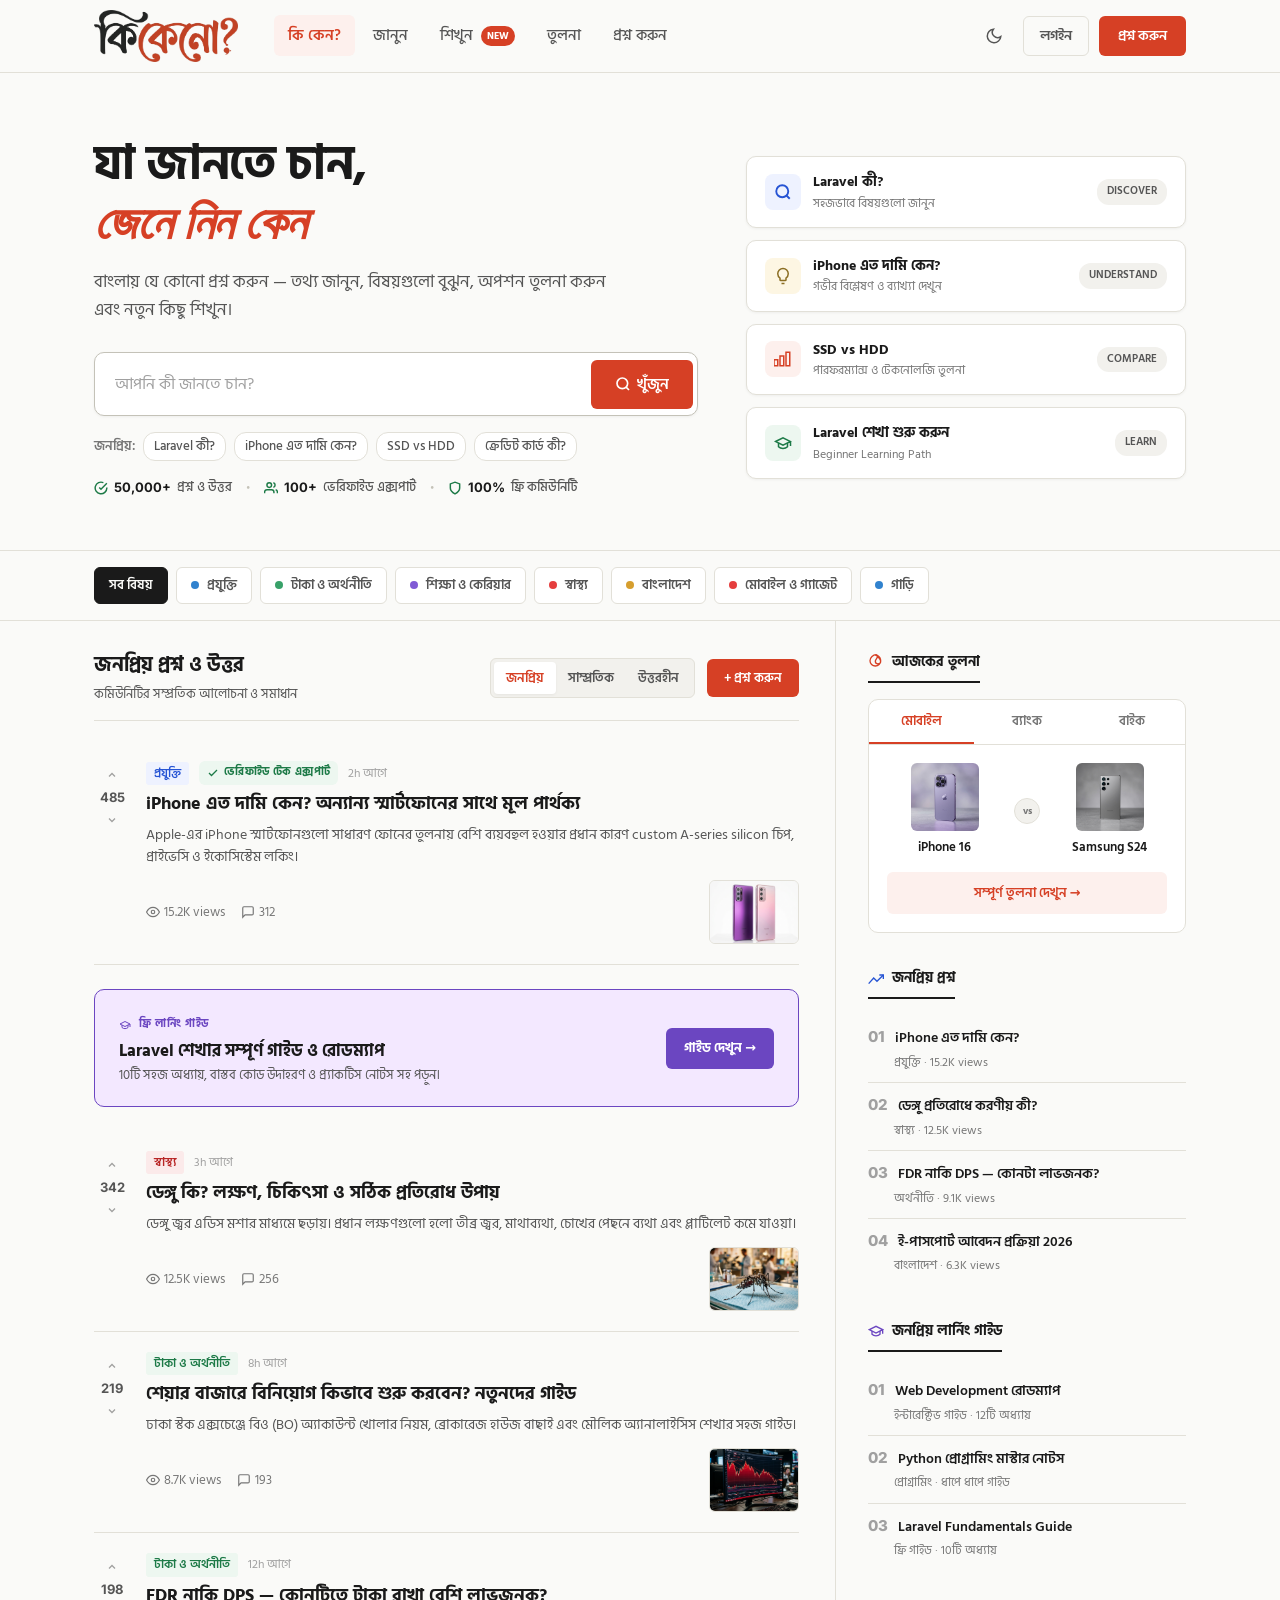
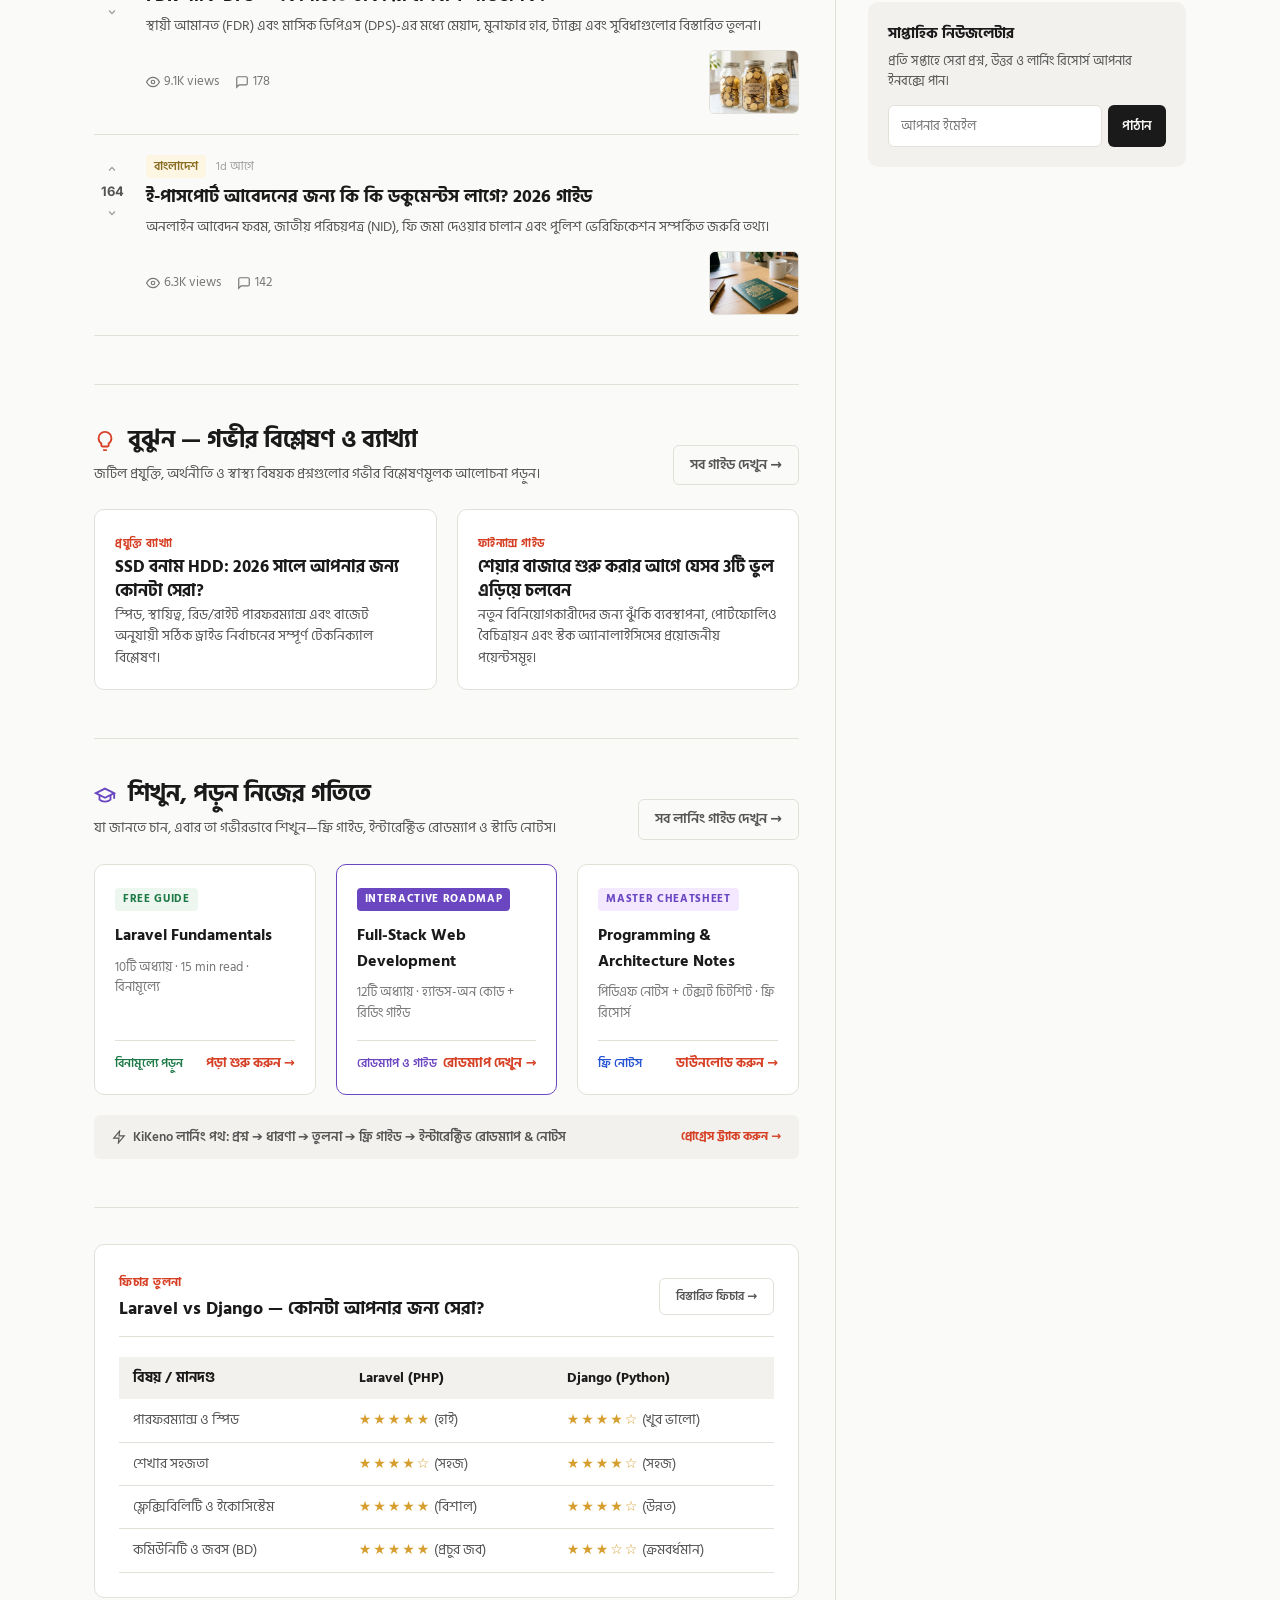
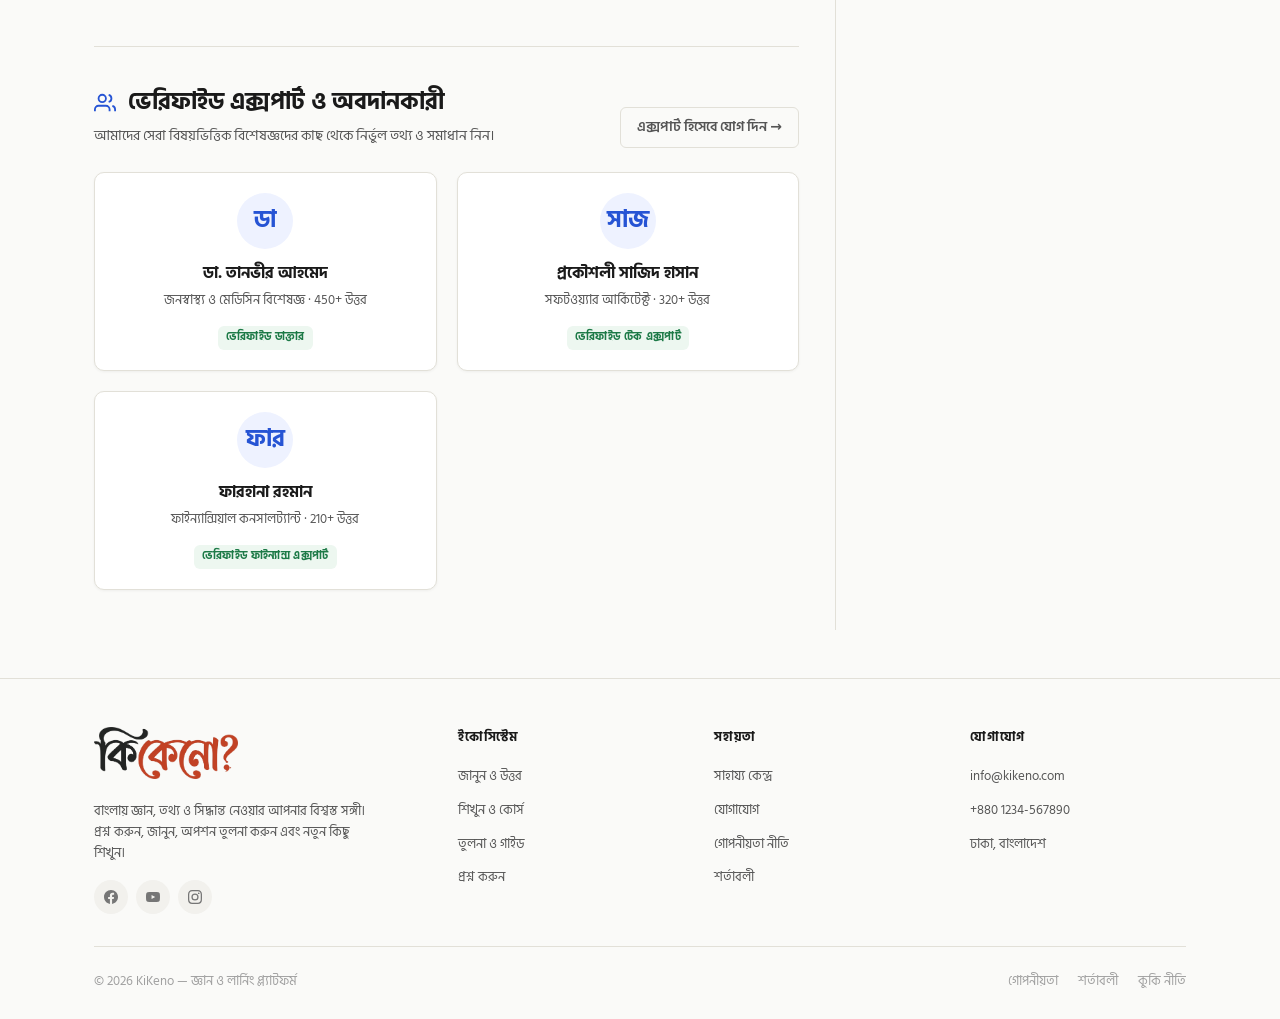
<file: index.html>
<!DOCTYPE html>
<html lang="bn" data-theme="light">
<head>
  <meta charset="UTF-8">
  <meta name="viewport" content="width=device-width, initial-scale=1.0">
  <title>KiKeno — বাংলায় জানুন, বুঝুন, তুলনা করুন ও শিখুন</title>
  <meta name="description" content="বাংলায় যে কোনো প্রশ্ন করুন — তথ্য জানুন, বিষয়গুলো বুঝুন, অপশন তুলনা করুন এবং নতুন কিছু শিখুন।">
  
  <link rel="preconnect" href="https://fonts.googleapis.com">
  <link rel="preconnect" href="https://fonts.gstatic.com" crossorigin>
  <link href="https://fonts.googleapis.com/css2?family=Hind+Siliguri:wght@400;500;600;700&family=Inter:wght@400;500;600;700;800&family=Playfair+Display:ital,wght@0,700;1,700&display=swap" rel="stylesheet">
  
  <!-- SEO Rich Snippet Schema -->
  <script type="application/ld+json">
  {
    "@context": "https://schema.org",
    "@type": "WebSite",
    "name": "KiKeno",
    "url": "https://kikeno.com",
    "description": "বাংলায় প্রশ্ন করুন — তথ্য জানুন, বিষয়গুলো বুঝুন, অপশন তুলনা করুন এবং নতুন কিছু শিখুন।",
    "potentialAction": {
      "@type": "SearchAction",
      "target": "https://kikeno.com/search?q={search_term_string}",
      "query-input": "required name=search_term_string"
    }
  }
  </script>
  
  <!-- KiKeno Design System -->
  <link rel="stylesheet" href="assets/css/app.css">
</head>
<body>

<!-- ▸ NAVBAR -->
<header class="navbar">
  <div class="wrap navbar-inner">
    <div class="navbar-left">
      <a href="#" class="logo">
        <img src="assets/images/logo.png" alt="কিকেনো?">
      </a>
      <ul class="nav-menu">
        <li><a href="index.html" class="current">কি কেন?</a></li>
        <li><a href="janun.html">জানুন</a></li>
        <li><a href="shikhun.html">শিখুন <span class="nav-badge">NEW</span></a></li>
        <li><a href="tulona.html">তুলনা</a></li>
        <li><a href="proshno.html">প্রশ্ন করুন</a></li>
      </ul>
    </div>
    <div class="navbar-right">
      <button class="icon-circle" id="themeToggle" title="থিম বদলান">
        <svg id="iconMoon" width="18" height="18" viewBox="0 0 24 24" fill="none" stroke="currentColor" stroke-width="2"><path d="M21 12.79A9 9 0 1111.21 3 7 7 0 0021 12.79z"/></svg>
        <svg id="iconSun" style="display:none" width="18" height="18" viewBox="0 0 24 24" fill="none" stroke="currentColor" stroke-width="2"><circle cx="12" cy="12" r="5"/><path d="M12 1v2M12 21v2M4.22 4.22l1.42 1.42M18.36 18.36l1.42 1.42M1 12h2M21 12h2M4.22 19.78l1.42-1.42M18.36 5.64l1.42-1.42"/></svg>
      </button>
      <a href="login.html" class="btn-ghost">লগইন</a>
      <a href="proshno.html" class="btn-solid">প্রশ্ন করুন</a>
      <button class="mobile-toggle" id="mobileToggle" aria-label="মেনু">
        <svg width="22" height="22" viewBox="0 0 24 24" fill="none" stroke="currentColor" stroke-width="2"><path d="M4 6h16M4 12h16M4 18h16"/></svg>
      </button>
    </div>
  </div>
  <nav class="nav-mobile" id="mobileMenu">
    <ul>
      <li><a href="index.html">কি কেন?</a></li>
      <li><a href="janun.html">জানুন</a></li>
      <li><a href="shikhun.html">শিখুন</a></li>
      <li><a href="tulona.html">তুলনা</a></li>
      <li><a href="proshno.html">প্রশ্ন করুন</a></li>
    </ul>
    <div style="display:flex; gap:10px; margin-top:12px;">
      <a href="login.html" class="btn-ghost" style="flex:1;">লগইন</a>
      <a href="proshno.html" class="btn-solid" style="flex:1;">প্রশ্ন করুন</a>
    </div>
  </nav>
</header>

<!-- ▸ HERO SECTION -->
<section class="hero-masthead">
  <div class="wrap">
    <div class="hero-grid">
      <div>
        <h1 class="hero-headline">
          যা জানতে চান,<br><span class="em">জেনে নিন কেন</span>
        </h1>
        <p class="hero-sub">বাংলায় যে কোনো প্রশ্ন করুন — তথ্য জানুন, বিষয়গুলো বুঝুন, অপশন তুলনা করুন এবং নতুন কিছু শিখুন।</p>
        
        <div class="search-container">
          <form class="search-box-field" action="#" onsubmit="event.preventDefault();">
            <input type="text" placeholder="আপনি কী জানতে চান?" aria-label="অনুসন্ধান">
            <button type="submit">
              <svg width="16" height="16" viewBox="0 0 24 24" fill="none" stroke="currentColor" stroke-width="2.5"><circle cx="11" cy="11" r="8"/><path d="M21 21l-4.35-4.35"/></svg>
              খুঁজুন
            </button>
          </form>
        </div>

        <div class="popular-tags-row">
          <span class="popular-label">জনপ্রিয়:</span>
          <a href="#" class="pop-tag">Laravel কী?</a>
          <a href="#" class="pop-tag">iPhone এত দামি কেন?</a>
          <a href="#" class="pop-tag">SSD vs HDD</a>
          <a href="#" class="pop-tag">ক্রেডিট কার্ড কী?</a>
        </div>

        <!-- Social Proof Trust Bar -->
        <div class="hero-trust-bar">
          <span class="trust-item">
            <svg width="14" height="14" viewBox="0 0 24 24" fill="none" stroke="currentColor" stroke-width="2.5"><path d="M22 11.08V12a10 10 0 1 1-5.93-9.14"/><polyline points="22 4 12 14.01 9 11.01"/></svg>
            <strong class="num">50,000+</strong> প্রশ্ন ও উত্তর
          </span>
          <span class="trust-sep">•</span>
          <span class="trust-item">
            <svg width="14" height="14" viewBox="0 0 24 24" fill="none" stroke="currentColor" stroke-width="2.5"><path d="M17 21v-2a4 4 0 0 0-4-4H5a4 4 0 0 0-4 4v2"/><circle cx="9" cy="7" r="4"/><path d="M23 21v-2a4 4 0 0 0-3-3.87"/><path d="M16 3.13a4 4 0 0 1 0 7.75"/></svg>
            <strong class="num">100+</strong> ভেরিফাইড এক্সপার্ট
          </span>
          <span class="trust-sep">•</span>
          <span class="trust-item">
            <svg width="14" height="14" viewBox="0 0 24 24" fill="none" stroke="currentColor" stroke-width="2.5"><path d="M12 22s8-4 8-10V5l-8-3-8 3v7c0 6 8 10 8 10z"/></svg>
            <strong class="num">100%</strong> ফ্রি কমিউনিটি
          </span>
        </div>
      </div>

      <!-- Right Side: Ecosystem Floating Composition -->
      <aside class="hero-eco-visual">
        <div class="eco-card">
          <div class="eco-card-left">
            <div class="eco-icon eco-icon-discover"><svg width="18" height="18" viewBox="0 0 24 24" fill="none" stroke="currentColor" stroke-width="2.5"><circle cx="11" cy="11" r="8"/><path d="M21 21l-4.35-4.35"/></svg></div>
            <div>
              <div class="eco-title">Laravel কী?</div>
              <div class="eco-sub">সহজভাবে বিষয়গুলো জানুন</div>
            </div>
          </div>
          <span class="eco-action-badge">DISCOVER</span>
        </div>

        <div class="eco-card">
          <div class="eco-card-left">
            <div class="eco-icon eco-icon-explain"><svg width="18" height="18" viewBox="0 0 24 24" fill="none" stroke="currentColor" stroke-width="2"><path d="M9 18h6M10 22h4M12 2a7 7 0 00-7 7c0 2.38 1.19 4.47 3 5.74V17c0 .55.45 1 1 1h6c.55 0 1-.45 1-1v-2.26c1.81-1.27 3-3.36 3-5.74a7 7 0 00-7-7z"/></svg></div>
            <div>
              <div class="eco-title">iPhone এত দামি কেন?</div>
              <div class="eco-sub">গভীর বিশ্লেষণ ও ব্যাখ্যা দেখুন</div>
            </div>
          </div>
          <span class="eco-action-badge">UNDERSTAND</span>
        </div>

        <div class="eco-card">
          <div class="eco-card-left">
            <div class="eco-icon eco-icon-compare"><svg width="18" height="18" viewBox="0 0 24 24" fill="none" stroke="currentColor" stroke-width="2"><path d="M16 3h5v18h-5zM8 8h5v13H8zM0 13h5v8H0z"/></svg></div>
            <div>
              <div class="eco-title">SSD vs HDD</div>
              <div class="eco-sub">পারফরম্যান্স ও টেকনোলজি তুলনা</div>
            </div>
          </div>
          <span class="eco-action-badge">COMPARE</span>
        </div>

        <div class="eco-card">
          <div class="eco-card-left">
            <div class="eco-icon eco-icon-learn"><svg width="18" height="18" viewBox="0 0 24 24" fill="none" stroke="currentColor" stroke-width="2"><path d="M22 10v6M2 10l10-5 10 5-10 5z"/><path d="M6 12v5c3 3 9 3 12 0v-5"/></svg></div>
            <div>
              <div class="eco-title">Laravel শেখা শুরু করুন</div>
              <div class="eco-sub">Beginner Learning Path</div>
            </div>
          </div>
          <span class="eco-action-badge">LEARN</span>
        </div>
      </aside>
    </div>
  </div>
</section>

<!-- ▸ TOPICS BAR -->
<div class="topics-bar" id="janun">
  <div class="wrap">
    <ul class="topics-list">
      <li><a class="topic-pill selected" href="#">সব বিষয়</a></li>
      <li><a class="topic-pill" href="#"><span class="topic-dot" style="background:#3182ce"></span>প্রযুক্তি</a></li>
      <li><a class="topic-pill" href="#"><span class="topic-dot" style="background:#38a169"></span>টাকা ও অর্থনীতি</a></li>
      <li><a class="topic-pill" href="#"><span class="topic-dot" style="background:#805ad5"></span>শিক্ষা ও কেরিয়ার</a></li>
      <li><a class="topic-pill" href="#"><span class="topic-dot" style="background:#e53e3e"></span>স্বাস্থ্য</a></li>
      <li><a class="topic-pill" href="#"><span class="topic-dot" style="background:#d69e2e"></span>বাংলাদেশ</a></li>
      <li><a class="topic-pill" href="#"><span class="topic-dot" style="background:#e53e3e"></span>মোবাইল ও গ্যাজেট</a></li>
      <li><a class="topic-pill" href="#"><span class="topic-dot" style="background:#3182ce"></span>গাড়ি</a></li>
    </ul>
  </div>
</div>

<!-- ▸ MAIN CONTENT AREA -->
<div class="wrap">
  <div class="content-area">

    <!-- ▸ FEED (LEFT COLUMN) -->
    <main class="main-feed" id="proshno">
      <!-- FEED HEADER & ACTION BAR -->
      <div class="feed-header-bar">
        <div class="feed-title-wrap">
          <h3 class="feed-title">জনপ্রিয় প্রশ্ন ও উত্তর</h3>
          <span class="feed-subtitle">কমিউনিটির সম্প্রতিক আলোচনা ও সমাধান</span>
        </div>
        <div class="feed-actions">
          <div class="feed-tab-group" role="tablist">
            <button class="feed-tab active" role="tab">জনপ্রিয়</button>
            <button class="feed-tab" role="tab">সাম্প্রতিক</button>
            <button class="feed-tab" role="tab">উত্তরহীন</button>
          </div>
          <button class="btn-solid" style="padding: 7px 16px; font-size:13px;">+ প্রশ্ন করুন</button>
        </div>
      </div>

      <!-- Q1 -->
      <article class="q-card">
        <div class="q-votes">
          <button class="q-vote-btn btn-up" aria-label="আপভোট"><svg width="12" height="12" viewBox="0 0 24 24" fill="none" stroke="currentColor" stroke-width="2.5"><path d="M18 15l-6-6-6 6"/></svg></button>
          <span class="q-vote-num">485</span>
          <button class="q-vote-btn btn-down" aria-label="ডাউনভোট"><svg width="12" height="12" viewBox="0 0 24 24" fill="none" stroke="currentColor" stroke-width="2.5"><path d="M6 9l6 6 6-6"/></svg></button>
        </div>
        <div class="q-body">
          <div class="q-header">
            <span class="q-cat q-cat--tech">প্রযুক্তি</span>
            <span class="expert-badge expert-badge--verified">
              <svg width="12" height="12" viewBox="0 0 24 24" fill="none" stroke="currentColor" stroke-width="2.5"><polyline points="20 6 9 17 4 12"/></svg>
              ভেরিফাইড টেক এক্সপার্ট
            </span>
            <span class="q-time">2h আগে</span>
          </div>
          <a href="#" class="q-title-link">iPhone এত দামি কেন? অন্যান্য স্মার্টফোনের সাথে মূল পার্থক্য</a>
          <p class="q-excerpt">Apple-এর iPhone স্মার্টফোনগুলো সাধারণ ফোনের তুলনায় বেশি ব্যয়বহুল হওয়ার প্রধান কারণ custom A-series silicon চিপ, প্রাইভেসি ও ইকোসিস্টেম লকিং।</p>
          <div class="q-footer">
            <span class="q-stat"><svg width="14" height="14" viewBox="0 0 24 24" fill="none" stroke="currentColor" stroke-width="2"><path d="M1 12s4-8 11-8 11 8 11 8-4 8-11 8-11-8-11-8z"/><circle cx="12" cy="12" r="3"/></svg> 15.2K views</span>
            <span class="q-stat"><svg width="14" height="14" viewBox="0 0 24 24" fill="none" stroke="currentColor" stroke-width="2"><path d="M21 15a2 2 0 01-2 2H7l-4 4V5a2 2 0 012-2h14a2 2 0 012 2z"/></svg> 312</span>
            <img src="assets/images/thumb_iphone16.png" alt="" class="q-thumb">
          </div>
        </div>
      </article>

      <!-- KNOWLEDGE TO LEARNING BRIDGE CARD -->
      <div class="learn-bridge-card">
        <div class="bridge-info">
          <span class="bridge-badge"><svg width="12" height="12" viewBox="0 0 24 24" fill="none" stroke="currentColor" stroke-width="2" style="vertical-align:middle; margin-right:4px;"><path d="M22 10v6M2 10l10-5 10 5-10 5z"/><path d="M6 12v5c3 3 9 3 12 0v-5"/></svg> ফ্রি লার্নিং গাইড</span>
          <h4 class="bridge-title">Laravel শেখার সম্পূর্ণ গাইড ও রোডম্যাপ</h4>
          <p class="bridge-sub">10টি সহজ অধ্যায়, বাস্তব কোড উদাহরণ ও প্র্যাকটিস নোটস সহ পড়ুন।</p>
        </div>
        <a href="#shikhun" class="btn-bridge">গাইড দেখুন →</a>
      </div>

      <!-- Q2 -->
      <article class="q-card">
        <div class="q-votes">
          <button class="q-vote-btn btn-up" aria-label="আপভোট"><svg width="12" height="12" viewBox="0 0 24 24" fill="none" stroke="currentColor" stroke-width="2.5"><path d="M18 15l-6-6-6 6"/></svg></button>
          <span class="q-vote-num">342</span>
          <button class="q-vote-btn btn-down" aria-label="ডাউনভোট"><svg width="12" height="12" viewBox="0 0 24 24" fill="none" stroke="currentColor" stroke-width="2.5"><path d="M6 9l6 6 6-6"/></svg></button>
        </div>
        <div class="q-body">
          <div class="q-header">
            <span class="q-cat q-cat--health">স্বাস্থ্য</span>
            <span class="q-time">3h আগে</span>
          </div>
          <a href="#" class="q-title-link">ডেঙ্গু কি? লক্ষণ, চিকিৎসা ও সঠিক প্রতিরোধ উপায়</a>
          <p class="q-excerpt">ডেঙ্গু জ্বর এডিস মশার মাধ্যমে ছড়ায়। প্রধান লক্ষণগুলো হলো তীব্র জ্বর, মাথাব্যথা, চোখের পেছনে ব্যথা এবং প্লাটিলেট কমে যাওয়া।</p>
          <div class="q-footer">
            <span class="q-stat"><svg width="14" height="14" viewBox="0 0 24 24" fill="none" stroke="currentColor" stroke-width="2"><path d="M1 12s4-8 11-8 11 8 11 8-4 8-11 8-11-8-11-8z"/><circle cx="12" cy="12" r="3"/></svg> 12.5K views</span>
            <span class="q-stat"><svg width="14" height="14" viewBox="0 0 24 24" fill="none" stroke="currentColor" stroke-width="2"><path d="M21 15a2 2 0 01-2 2H7l-4 4V5a2 2 0 012-2h14a2 2 0 012 2z"/></svg> 256</span>
            <img src="assets/images/thumb_dengue.png" alt="" class="q-thumb">
          </div>
        </div>
      </article>

      <!-- Q3 -->
      <article class="q-card">
        <div class="q-votes">
          <button class="q-vote-btn btn-up" aria-label="আপভোট"><svg width="12" height="12" viewBox="0 0 24 24" fill="none" stroke="currentColor" stroke-width="2.5"><path d="M18 15l-6-6-6 6"/></svg></button>
          <span class="q-vote-num">219</span>
          <button class="q-vote-btn btn-down" aria-label="ডাউনভোট"><svg width="12" height="12" viewBox="0 0 24 24" fill="none" stroke="currentColor" stroke-width="2.5"><path d="M6 9l6 6 6-6"/></svg></button>
        </div>
        <div class="q-body">
          <div class="q-header">
            <span class="q-cat q-cat--finance">টাকা ও অর্থনীতি</span>
            <span class="q-time">8h আগে</span>
          </div>
          <a href="#" class="q-title-link">শেয়ার বাজারে বিনিয়োগ কিভাবে শুরু করবেন? নতুনদের গাইড</a>
          <p class="q-excerpt">ঢাকা স্টক এক্সচেঞ্জে বিও (BO) অ্যাকাউন্ট খোলার নিয়ম, ব্রোকারেজ হাউজ বাছাই এবং মৌলিক অ্যানালাইসিস শেখার সহজ গাইড।</p>
          <div class="q-footer">
            <span class="q-stat"><svg width="14" height="14" viewBox="0 0 24 24" fill="none" stroke="currentColor" stroke-width="2"><path d="M1 12s4-8 11-8 11 8 11 8-4 8-11 8-11-8-11-8z"/><circle cx="12" cy="12" r="3"/></svg> 8.7K views</span>
            <span class="q-stat"><svg width="14" height="14" viewBox="0 0 24 24" fill="none" stroke="currentColor" stroke-width="2"><path d="M21 15a2 2 0 01-2 2H7l-4 4V5a2 2 0 012-2h14a2 2 0 012 2z"/></svg> 193</span>
            <img src="assets/images/thumb_stock_market.png" alt="" class="q-thumb">
          </div>
        </div>
      </article>

      <!-- Q4 -->
      <article class="q-card">
        <div class="q-votes">
          <button class="q-vote-btn btn-up" aria-label="আপভোট"><svg width="12" height="12" viewBox="0 0 24 24" fill="none" stroke="currentColor" stroke-width="2.5"><path d="M18 15l-6-6-6 6"/></svg></button>
          <span class="q-vote-num">198</span>
          <button class="q-vote-btn btn-down" aria-label="ডাউনভোট"><svg width="12" height="12" viewBox="0 0 24 24" fill="none" stroke="currentColor" stroke-width="2.5"><path d="M6 9l6 6 6-6"/></svg></button>
        </div>
        <div class="q-body">
          <div class="q-header">
            <span class="q-cat q-cat--finance">টাকা ও অর্থনীতি</span>
            <span class="q-time">12h আগে</span>
          </div>
          <a href="#" class="q-title-link">FDR নাকি DPS — কোনটিতে টাকা রাখা বেশি লাভজনক?</a>
          <p class="q-excerpt">স্থায়ী আমানত (FDR) এবং মাসিক ডিপিএস (DPS)-এর মধ্যে মেয়াদ, মুনাফার হার, ট্যাক্স এবং সুবিধাগুলোর বিস্তারিত তুলনা।</p>
          <div class="q-footer">
            <span class="q-stat"><svg width="14" height="14" viewBox="0 0 24 24" fill="none" stroke="currentColor" stroke-width="2"><path d="M1 12s4-8 11-8 11 8 11 8-4 8-11 8-11-8-11-8z"/><circle cx="12" cy="12" r="3"/></svg> 9.1K views</span>
            <span class="q-stat"><svg width="14" height="14" viewBox="0 0 24 24" fill="none" stroke="currentColor" stroke-width="2"><path d="M21 15a2 2 0 01-2 2H7l-4 4V5a2 2 0 012-2h14a2 2 0 012 2z"/></svg> 178</span>
            <img src="assets/images/thumb_fdr_dps.png" alt="" class="q-thumb">
          </div>
        </div>
      </article>

      <!-- Q5 -->
      <article class="q-card">
        <div class="q-votes">
          <button class="q-vote-btn btn-up" aria-label="আপভোট"><svg width="12" height="12" viewBox="0 0 24 24" fill="none" stroke="currentColor" stroke-width="2.5"><path d="M18 15l-6-6-6 6"/></svg></button>
          <span class="q-vote-num">164</span>
          <button class="q-vote-btn btn-down" aria-label="ডাউনভোট"><svg width="12" height="12" viewBox="0 0 24 24" fill="none" stroke="currentColor" stroke-width="2.5"><path d="M6 9l6 6 6-6"/></svg></button>
        </div>
        <div class="q-body">
          <div class="q-header">
            <span class="q-cat q-cat--bd">বাংলাদেশ</span>
            <span class="q-time">1d আগে</span>
          </div>
          <a href="#" class="q-title-link">ই-পাসপোর্ট আবেদনের জন্য কি কি ডকুমেন্টস লাগে? 2026 গাইড</a>
          <p class="q-excerpt">অনলাইন আবেদন ফরম, জাতীয় পরিচয়পত্র (NID), ফি জমা দেওয়ার চালান এবং পুলিশ ভেরিফিকেশন সম্পর্কিত জরুরি তথ্য।</p>
          <div class="q-footer">
            <span class="q-stat"><svg width="14" height="14" viewBox="0 0 24 24" fill="none" stroke="currentColor" stroke-width="2"><path d="M1 12s4-8 11-8 11 8 11 8-4 8-11 8-11-8-11-8z"/><circle cx="12" cy="12" r="3"/></svg> 6.3K views</span>
            <span class="q-stat"><svg width="14" height="14" viewBox="0 0 24 24" fill="none" stroke="currentColor" stroke-width="2"><path d="M21 15a2 2 0 01-2 2H7l-4 4V5a2 2 0 012-2h14a2 2 0 012 2z"/></svg> 142</span>
            <img src="assets/images/thumb_passport.png" alt="" class="q-thumb">
          </div>
        </div>
      </article>

      <!-- 💡 UNDERSTAND & DEEP DIVES SECTION -->
      <section class="deep-dive-section" id="bujhun">
        <div class="section-header">
          <div>
            <h2 class="section-title"><svg width="22" height="22" viewBox="0 0 24 24" fill="none" stroke="currentColor" stroke-width="2" style="vertical-align:middle; margin-right:6px; color:var(--accent);"><path d="M9 18h6M10 22h4M12 2a7 7 0 00-7 7c0 2.38 1.19 4.47 3 5.74V17c0 .55.45 1 1 1h6c.55 0 1-.45 1-1v-2.26c1.81-1.27 3-3.36 3-5.74a7 7 0 00-7-7z"/></svg> বুঝুন — গভীর বিশ্লেষণ ও ব্যাখ্যা</h2>
            <p class="section-sub">জটিল প্রযুক্তি, অর্থনীতি ও স্বাস্থ্য বিষয়ক প্রশ্নগুলোর গভীর বিশ্লেষণমূলক আলোচনা পড়ুন।</p>
          </div>
          <a href="#" class="btn-ghost">সব গাইড দেখুন →</a>
        </div>

        <div class="deep-dive-grid">
          <article class="deep-card">
            <div>
              <span class="deep-card-tag">প্রযুক্তি ব্যাখ্যা</span>
              <h3 class="deep-card-title">SSD বনাম HDD: 2026 সালে আপনার জন্য কোনটা সেরা?</h3>
              <p class="deep-card-excerpt">স্পিড, স্থায়িত্ব, রিড/রাইট পারফরম্যান্স এবং বাজেট অনুযায়ী সঠিক ড্রাইভ নির্বাচনের সম্পূর্ণ টেকনিক্যাল বিশ্লেষণ।</p>
            </div>
          </article>

          <article class="deep-card">
            <div>
              <span class="deep-card-tag">ফাইন্যান্স গাইড</span>
              <h3 class="deep-card-title">শেয়ার বাজারে শুরু করার আগে যেসব 3টি ভুল এড়িয়ে চলবেন</h3>
              <p class="deep-card-excerpt">নতুন বিনিয়োগকারীদের জন্য ঝুঁকি ব্যবস্থাপনা, পোর্টফোলিও বৈচিত্রায়ন এবং স্টক অ্যানালাইসিসের প্রয়োজনীয় পয়েন্টসমূহ।</p>
            </div>
          </article>
        </div>
      </section>

      <!-- 🎓 LEARNING SECTION — FUTURE-READY -->
      <section class="learning-section" id="shikhun">
        <div class="section-header">
          <div>
            <h2 class="section-title"><svg width="22" height="22" viewBox="0 0 24 24" fill="none" stroke="currentColor" stroke-width="2" style="vertical-align:middle; margin-right:6px; color:var(--purple);"><path d="M22 10v6M2 10l10-5 10 5-10 5z"/><path d="M6 12v5c3 3 9 3 12 0v-5"/></svg> শিখুন, পড়ুন নিজের গতিতে</h2>
            <p class="section-sub">যা জানতে চান, এবার তা গভীরভাবে শিখুন—ফ্রি গাইড, ইন্টারেক্টিভ রোডম্যাপ ও স্টাডি নোটস।</p>
          </div>
          <a href="#" class="btn-ghost">সব লার্নিং গাইড দেখুন →</a>
        </div>

        <div class="learn-grid">
          <!-- Course 1 -->
          <div class="learn-card">
            <div>
              <span class="learn-type learn-type--free">FREE GUIDE</span>
              <h3 class="learn-card-title">Laravel Fundamentals</h3>
              <p class="learn-card-meta">10টি অধ্যায় · 15 min read · বিনামূল্যে</p>
            </div>
            <div class="learn-card-footer">
              <span style="font-size:12px; color:var(--green); font-weight:600;">বিনামূল্যে পড়ুন</span>
              <a href="#" class="learn-link">পড়া শুরু করুন →</a>
            </div>
          </div>

          <!-- Course 2 -->
          <div class="learn-card" style="border-color: var(--purple);">
            <div>
              <span class="learn-type" style="background:var(--purple); color:#fff;">INTERACTIVE ROADMAP</span>
              <h3 class="learn-card-title">Full-Stack Web Development</h3>
              <p class="learn-card-meta">12টি অধ্যায় · হ্যান্ডস-অন কোড + রিডিং গাইড</p>
            </div>
            <div class="learn-card-footer">
              <span style="font-size:12px; color:var(--purple); font-weight:600;">রোডম্যাপ ও গাইড</span>
              <a href="#" class="learn-link">রোডম্যাপ দেখুন →</a>
            </div>
          </div>

          <!-- Course 3 -->
          <div class="learn-card">
            <div>
              <span class="learn-type learn-type--study">MASTER CHEATSHEET</span>
              <h3 class="learn-card-title">Programming & Architecture Notes</h3>
              <p class="learn-card-meta">পিডিএফ নোটস + টেক্সট চিটশিট · ফ্রি রিসোর্স</p>
            </div>
            <div class="learn-card-footer">
              <span style="font-size:12px; color:var(--blue); font-weight:600;">ফ্রি নোটস</span>
              <a href="#" class="learn-link">ডাউনলোড করুন →</a>
            </div>
          </div>
        </div>

        <!-- Ecosystem Journey Footer Banner -->
        <div style="margin-top:20px; padding:12px 18px; background:var(--surface-sunken); border-radius:var(--radius); display:flex; align-items:center; justify-content:space-between; flex-wrap:wrap; gap:10px;">
          <span style="font-size:13px; font-weight:600; color:var(--ink-secondary);">
            <svg width="14" height="14" viewBox="0 0 24 24" fill="none" stroke="currentColor" stroke-width="2" style="vertical-align:middle; margin-right:4px;"><path d="M13 2L3 14h9l-1 8 10-12h-9l1-8z"/></svg>
            KiKeno লার্নিং পথ: প্রশ্ন ➔ ধারণা ➔ তুলনা ➔ ফ্রি গাইড ➔ ইন্টারেক্টিভ রোডম্যাপ & নোটস
          </span>
          <a href="#" style="font-size:12px; font-weight:700; color:var(--accent);">প্রোগ্রেস ট্র্যাক করুন →</a>
        </div>
      </section>

      <!-- ⚖️ COMPARISON MATRIX SECTION -->
      <section class="compare-matrix-section" id="tulona">
        <div class="matrix-card">
          <div class="matrix-header">
            <div>
              <span style="font-size:12px; font-weight:700; color:var(--accent); text-transform:uppercase; letter-spacing:0.06em;">ফিচার তুলনা</span>
              <h3 class="matrix-title">Laravel vs Django — কোনটা আপনার জন্য সেরা?</h3>
            </div>
            <a href="#" class="btn-ghost" style="font-size:12px;">বিস্তারিত ফিচার →</a>
          </div>

          <table class="matrix-table">
            <thead>
              <tr>
                <th>বিষয় / মানদণ্ড</th>
                <th>Laravel (PHP)</th>
                <th>Django (Python)</th>
              </tr>
            </thead>
            <tbody>
              <tr>
                <td>পারফরম্যান্স ও স্পিড</td>
                <td><span class="matrix-stars">★★★★★</span> (হাই)</td>
                <td><span class="matrix-stars">★★★★☆</span> (খুব ভালো)</td>
              </tr>
              <tr>
                <td>শেখার সহজতা</td>
                <td><span class="matrix-stars">★★★★☆</span> (সহজ)</td>
                <td><span class="matrix-stars">★★★★☆</span> (সহজ)</td>
              </tr>
              <tr>
                <td>ফ্লেক্সিবিলিটি ও ইকোসিস্টেম</td>
                <td><span class="matrix-stars">★★★★★</span> (বিশাল)</td>
                <td><span class="matrix-stars">★★★★☆</span> (উন্নত)</td>
              </tr>
              <tr>
                <td>কমিউনিটি ও জবস (BD)</td>
                <td><span class="matrix-stars">★★★★★</span> (প্রচুর জব)</td>
                <td><span class="matrix-stars">★★★☆☆</span> (ক্রমবর্ধমান)</td>
              </tr>
            </tbody>
          </table>

        </div>
      </section>

      <!-- 👨‍⚕️ VERIFIED EXPERTS SPOTLIGHT SECTION -->
      <section class="expert-section">
        <div class="section-header">
          <div>
            <h2 class="section-title"><svg width="22" height="22" viewBox="0 0 24 24" fill="none" stroke="currentColor" stroke-width="2" style="vertical-align:middle; margin-right:6px; color:var(--blue);"><path d="M17 21v-2a4 4 0 0 0-4-4H5a4 4 0 0 0-4 4v2"/><circle cx="9" cy="7" r="4"/><path d="M23 21v-2a4 4 0 0 0-3-3.87"/><path d="M16 3.13a4 4 0 0 1 0 7.75"/></svg> ভেরিফাইড এক্সপার্ট ও অবদানকারী</h2>
            <p class="section-sub">আমাদের সেরা বিষয়ভিত্তিক বিশেষজ্ঞদের কাছ থেকে নির্ভুল তথ্য ও সমাধান নিন।</p>
          </div>
          <a href="#" class="btn-ghost">এক্সপার্ট হিসেবে যোগ দিন →</a>
        </div>

        <div class="expert-grid">
          <div class="expert-card">
            <div class="expert-avatar-circle">ডা</div>
            <h4 class="expert-name">ডা. তানভীর আহমেদ</h4>
            <p class="expert-role">জনস্বাস্থ্য ও মেডিসিন বিশেষজ্ঞ · 450+ উত্তর</p>
            <span class="expert-badge expert-badge--verified">ভেরিফাইড ডাক্তার</span>
          </div>

          <div class="expert-card">
            <div class="expert-avatar-circle">সাজ</div>
            <h4 class="expert-name">প্রকৌশলী সাজিদ হাসান</h4>
            <p class="expert-role">সফটওয়্যার আর্কিটেক্ট · 320+ উত্তর</p>
            <span class="expert-badge expert-badge--verified">ভেরিফাইড টেক এক্সপার্ট</span>
          </div>

          <div class="expert-card">
            <div class="expert-avatar-circle">ফার</div>
            <h4 class="expert-name">ফারহানা রহমান</h4>
            <p class="expert-role">ফাইন্যান্সিয়াল কনসালট্যান্ট · 210+ উত্তর</p>
            <span class="expert-badge expert-badge--verified">ভেরিফাইড ফাইন্যান্স এক্সপার্ট</span>
          </div>
        </div>
      </section>

    </main>

    <!-- ▸ SIDEBAR (RIGHT COLUMN) -->
    <aside class="sidebar">

      <!-- Today's Comparison Widget -->
      <div class="sidebar-section">
        <p class="sidebar-title"><svg width="16" height="16" viewBox="0 0 24 24" fill="none" stroke="currentColor" stroke-width="2" style="vertical-align:middle; margin-right:4px; color:var(--accent);"><path d="M12 2c1.1 0 2 .9 2 2 0 2.5-3 4-3 7 0 2.2 1.8 4 4 4s4-1.8 4-4c0-4-5-6-5-9 0 0 5 3 5 8 0 4.4-3.6 8-8 8s-8-3.6-8-8c0-5 5-9 9-9z"/></svg> আজকের তুলনা</p>
        <div class="compare-widget">
          <div class="compare-tabs-bar" role="tablist">
            <button class="c-tab active" role="tab" data-tab="mob">মোবাইল</button>
            <button class="c-tab" role="tab" data-tab="bank">ব্যাংক</button>
            <button class="c-tab" role="tab" data-tab="bike">বাইক</button>
          </div>
          <div class="compare-body">
            <div class="compare-pair active" id="pair-mob">
              <div class="compare-versus">
                <div class="compare-item">
                  <img src="assets/images/compare_iphone16.png" alt="iPhone 16" class="compare-item-img">
                  <span class="compare-item-name">iPhone 16</span>
                </div>
                <span class="versus-circle">vs</span>
                <div class="compare-item">
                  <img src="assets/images/compare_samsung24.png" alt="Samsung S24" class="compare-item-img">
                  <span class="compare-item-name">Samsung S24</span>
                </div>
              </div>
            </div>
            <div class="compare-pair" id="pair-bank">
              <div class="compare-versus">
                <div class="compare-item">
                  <div class="compare-item-icon"><svg width="22" height="22" viewBox="0 0 24 24" fill="none" stroke="currentColor" stroke-width="2"><path d="M3 21h18M3 10h18M5 10v11M9 10v11M15 10v11M19 10v11M12 3L2 10h20L12 3z"/></svg></div>
                  <span class="compare-item-name">FDR</span>
                </div>
                <span class="versus-circle">vs</span>
                <div class="compare-item">
                  <div class="compare-item-icon"><svg width="22" height="22" viewBox="0 0 24 24" fill="none" stroke="currentColor" stroke-width="2"><rect x="2" y="5" width="20" height="14" rx="2"/><path d="M2 10h20"/></svg></div>
                  <span class="compare-item-name">DPS</span>
                </div>
              </div>
            </div>
            <div class="compare-pair" id="pair-bike">
              <div class="compare-versus">
                <div class="compare-item">
                  <div class="compare-item-icon"><svg width="22" height="22" viewBox="0 0 24 24" fill="none" stroke="currentColor" stroke-width="2"><circle cx="5.5" cy="17.5" r="3.5"/><circle cx="18.5" cy="17.5" r="3.5"/><path d="M15 6h-5l-3 6h7"/></svg></div>
                  <span class="compare-item-name">Yamaha R15</span>
                </div>
                <span class="versus-circle">vs</span>
                <div class="compare-item">
                  <div class="compare-item-icon"><svg width="22" height="22" viewBox="0 0 24 24" fill="none" stroke="currentColor" stroke-width="2"><circle cx="5.5" cy="17.5" r="3.5"/><circle cx="18.5" cy="17.5" r="3.5"/><path d="M15 6h-5l-3 6h7"/></svg></div>
                  <span class="compare-item-name">Suzuki GSX</span>
                </div>
              </div>
            </div>
            <button class="compare-cta">সম্পূর্ণ তুলনা দেখুন →</button>
          </div>
        </div>
      </div>

      <!-- Trending Questions -->
      <div class="sidebar-section">
        <p class="sidebar-title"><svg width="16" height="16" viewBox="0 0 24 24" fill="none" stroke="currentColor" stroke-width="2" style="vertical-align:middle; margin-right:4px; color:var(--blue);"><path d="M23 6l-9.5 9.5-5-5L1 19"/><path d="M17 6h6v6"/></svg> জনপ্রিয় প্রশ্ন</p>
        <ol class="sidebar-list">
          <li class="sidebar-list-item">
            <a href="#"><span class="sidebar-num">01</span><span class="sidebar-link-text">iPhone এত দামি কেন?</span></a>
            <span class="sidebar-meta">প্রযুক্তি · 15.2K views</span>
          </li>
          <li class="sidebar-list-item">
            <a href="#"><span class="sidebar-num">02</span><span class="sidebar-link-text">ডেঙ্গু প্রতিরোধে করণীয় কী?</span></a>
            <span class="sidebar-meta">স্বাস্থ্য · 12.5K views</span>
          </li>
          <li class="sidebar-list-item">
            <a href="#"><span class="sidebar-num">03</span><span class="sidebar-link-text">FDR নাকি DPS — কোনটা লাভজনক?</span></a>
            <span class="sidebar-meta">অর্থনীতি · 9.1K views</span>
          </li>
          <li class="sidebar-list-item">
            <a href="#"><span class="sidebar-num">04</span><span class="sidebar-link-text">ই-পাসপোর্ট আবেদন প্রক্রিয়া 2026</span></a>
            <span class="sidebar-meta">বাংলাদেশ · 6.3K views</span>
          </li>
        </ol>
      </div>

      <!-- Trending Learning Paths -->
      <div class="sidebar-section">
        <p class="sidebar-title"><svg width="16" height="16" viewBox="0 0 24 24" fill="none" stroke="currentColor" stroke-width="2" style="vertical-align:middle; margin-right:4px; color:var(--purple);"><path d="M22 10v6M2 10l10-5 10 5-10 5z"/><path d="M6 12v5c3 3 9 3 12 0v-5"/></svg> জনপ্রিয় লার্নিং গাইড</p>
        <ol class="sidebar-list">
          <li class="sidebar-list-item">
            <a href="#shikhun"><span class="sidebar-num">01</span><span class="sidebar-link-text">Web Development রোডম্যাপ</span></a>
            <span class="sidebar-meta">ইন্টারেক্টিভ গাইড · 12টি অধ্যায়</span>
          </li>
          <li class="sidebar-list-item">
            <a href="#shikhun"><span class="sidebar-num">02</span><span class="sidebar-link-text">Python প্রোগ্রামিং মাস্টার নোটস</span></a>
            <span class="sidebar-meta">প্রোগ্রামিং · ধাপে ধাপে গাইড</span>
          </li>
          <li class="sidebar-list-item">
            <a href="#shikhun"><span class="sidebar-num">03</span><span class="sidebar-link-text">Laravel Fundamentals Guide</span></a>
            <span class="sidebar-meta">ফ্রি গাইড · 10টি অধ্যায়</span>
          </li>
        </ol>
      </div>

      <!-- Newsletter Widget -->
      <div class="sidebar-section">
        <div class="newsletter-card">
          <h4>সাপ্তাহিক নিউজলেটার</h4>
          <p>প্রতি সপ্তাহে সেরা প্রশ্ন, উত্তর ও লার্নিং রিসোর্স আপনার ইনবক্সে পান।</p>
          <form class="newsletter-form" onsubmit="event.preventDefault(); alert('সাবস্ক্রাইব সফল!');">
            <input type="email" placeholder="আপনার ইমেইল" required>
            <button type="submit">পাঠান</button>
          </form>
        </div>
      </div>

    </aside>

  </div>
</div>

<!-- ▸ SITE FOOTER -->
<footer class="site-footer">
  <div class="wrap">
    <div class="footer-top">
      <div>
        <a href="#" class="logo">
          <img src="assets/images/logo.png" alt="কিকেনো?">
        </a>
        <p class="footer-brand-text">বাংলায় জ্ঞান, তথ্য ও সিদ্ধান্ত নেওয়ার আপনার বিশ্বস্ত সঙ্গী। প্রশ্ন করুন, জানুন, অপশন তুলনা করুন এবং নতুন কিছু শিখুন।</p>
        <div class="footer-socials">
          <a href="#" class="footer-social-link" aria-label="Facebook"><svg width="14" height="14" fill="currentColor" viewBox="0 0 24 24"><path d="M24 12.073c0-6.627-5.373-12-12-12s-12 5.373-12 12c0 5.99 4.388 10.954 10.125 11.854v-8.385H7.078v-3.47h3.047V9.43c0-3.007 1.792-4.669 4.533-4.669 1.312 0 2.686.235 2.686.235v2.953H15.83c-1.491 0-1.956.925-1.956 1.874v2.25h3.328l-.532 3.47h-2.796v8.385C19.612 23.027 24 18.062 24 12.073z"/></svg></a>
          <a href="#" class="footer-social-link" aria-label="YouTube"><svg width="14" height="14" fill="currentColor" viewBox="0 0 24 24"><path d="M23.498 6.186a3.016 3.016 0 00-2.122-2.136C19.505 3.545 12 3.545 12 3.545s-7.505 0-9.377.505A3.017 3.017 0 00.502 6.186C0 8.07 0 12 0 12s0 3.93.502 5.814a3.016 3.016 0 002.122 2.136c1.871.505 9.376.505 9.376.505s7.505 0 9.377-.505a3.015 3.015 0 002.122-2.136C24 15.93 24 12 24 12s0-3.93-.502-5.814zM9.545 15.568V8.432L15.818 12l-6.273 3.568z"/></svg></a>
          <a href="#" class="footer-social-link" aria-label="Instagram"><svg width="14" height="14" fill="currentColor" viewBox="0 0 24 24"><path d="M12 2.163c3.204 0 3.584.012 4.85.07 3.252.148 4.771 1.691 4.919 4.919.058 1.265.069 1.645.069 4.849 0 3.205-.012 3.584-.069 4.849-.149 3.225-1.664 4.771-4.919 4.919-1.266.058-1.644.07-4.85.07-3.204 0-3.584-.012-4.849-.07-3.26-.149-4.771-1.699-4.919-4.92-.058-1.265-.07-1.644-.07-4.849 0-3.204.013-3.583.07-4.849.149-3.227 1.664-4.771 4.919-4.919 1.266-.057 1.645-.069 4.849-.069zM12 0C8.741 0 8.333.014 7.053.072 2.695.272.272 2.69.072 7.052.014 8.333 0 8.741 0 12s.014 3.668.072 4.948c.2 4.358 2.618 6.78 6.98 6.98C8.333 23.986 8.741 24 12 24s3.668-.014 4.948-.072c4.354-.2 6.782-2.618 6.979-6.98.059-1.28.073-1.689.073-4.948 0-3.259-.014-3.667-.072-4.947-.196-4.354-2.617-6.78-6.979-6.98C15.668.014 15.259 0 12 0zm0 5.838a6.162 6.162 0 100 12.324 6.162 6.162 0 000-12.324zM12 16a4 4 0 110-8 4 4 0 010 8zm6.406-11.845a1.44 1.44 0 100 2.881 1.44 1.44 0 000-2.881z"/></svg></a>
        </div>
      </div>
      <div class="footer-col">
        <h5>ইকোসিস্টেম</h5>
        <ul>
          <li><a href="#janun">জানুন ও উত্তর</a></li>
          <li><a href="#shikhun">শিখুন ও কোর্স</a></li>
          <li><a href="#tulona">তুলনা ও গাইড</a></li>
          <li><a href="#proshno">প্রশ্ন করুন</a></li>
        </ul>
      </div>
      <div class="footer-col">
        <h5>সহায়তা</h5>
        <ul>
          <li><a href="#">সাহায্য কেন্দ্র</a></li>
          <li><a href="#">যোগাযোগ</a></li>
          <li><a href="#">গোপনীয়তা নীতি</a></li>
          <li><a href="#">শর্তাবলী</a></li>
        </ul>
      </div>
      <div class="footer-col">
        <h5>যোগাযোগ</h5>
        <ul>
          <li><a href="mailto:info@kikeno.com">info@kikeno.com</a></li>
          <li><a href="tel:+8801234567890">+880 1234-567890</a></li>
          <li><a href="#">ঢাকা, বাংলাদেশ</a></li>
        </ul>
      </div>
    </div>
    <div class="footer-bottom">
      <span>© 2026 KiKeno — জ্ঞান ও লার্নিং প্ল্যাটফর্ম</span>
      <div class="footer-bottom-links">
        <a href="#">গোপনীয়তা</a>
        <a href="#">শর্তাবলী</a>
        <a href="#">কুকি নীতি</a>
      </div>
    </div>
  </div>
</footer>

<!-- ▸ JAVASCRIPT LOGIC -->
<script>
  // Theme Toggle
  const toggle = document.getElementById('themeToggle');
  const moon = document.getElementById('iconMoon');
  const sun = document.getElementById('iconSun');
  const root = document.documentElement;

  const savedTheme = localStorage.getItem('kk-theme');
  if (savedTheme) applyTheme(savedTheme);

  toggle.addEventListener('click', () => {
    applyTheme(root.getAttribute('data-theme') === 'dark' ? 'light' : 'dark');
  });

  function applyTheme(theme) {
    root.setAttribute('data-theme', theme);
    localStorage.setItem('kk-theme', theme);
    moon.style.display = theme === 'dark' ? 'none' : 'block';
    sun.style.display = theme === 'dark' ? 'block' : 'none';
  }

  // Mobile Menu
  const mobToggle = document.getElementById('mobileToggle');
  const mobMenu = document.getElementById('mobileMenu');
  if (mobToggle) {
    mobToggle.addEventListener('click', () => mobMenu.classList.toggle('open'));
  }

  // Compare Tabs
  document.querySelectorAll('.c-tab').forEach(tab => {
    tab.addEventListener('click', () => {
      document.querySelectorAll('.c-tab').forEach(t => t.classList.remove('active'));
      document.querySelectorAll('.compare-pair').forEach(p => p.classList.remove('active'));
      tab.classList.add('active');
      const targetPair = document.getElementById('pair-' + tab.dataset.tab);
      if (targetPair) targetPair.classList.add('active');
    });
  });

  // Topic Pills Selector
  document.querySelectorAll('.topic-pill').forEach(pill => {
    pill.addEventListener('click', e => {
      e.preventDefault();
      document.querySelectorAll('.topic-pill').forEach(p => p.classList.remove('selected'));
      pill.classList.add('selected');
    });
  });

  // Upvote/Downvote Mechanics
  document.querySelectorAll('.q-card').forEach(card => {
    const up = card.querySelector('.btn-up');
    const down = card.querySelector('.btn-down');
    const num = card.querySelector('.q-vote-num');
    if (!up || !down || !num) return;
    const base = parseInt(num.textContent);
    let state = 0;

    up.addEventListener('click', () => {
      if (state === 1) { state = 0; up.classList.remove('voted'); }
      else { state = 1; up.classList.add('voted'); down.classList.remove('voted'); }
      num.textContent = base + state;
    });
    down.addEventListener('click', () => {
      if (state === -1) { state = 0; down.classList.remove('voted'); }
      else { state = -1; down.classList.add('voted'); up.classList.remove('voted'); }
      num.textContent = base + state;
    });
  });
</script>
</body>
</html>
</file>
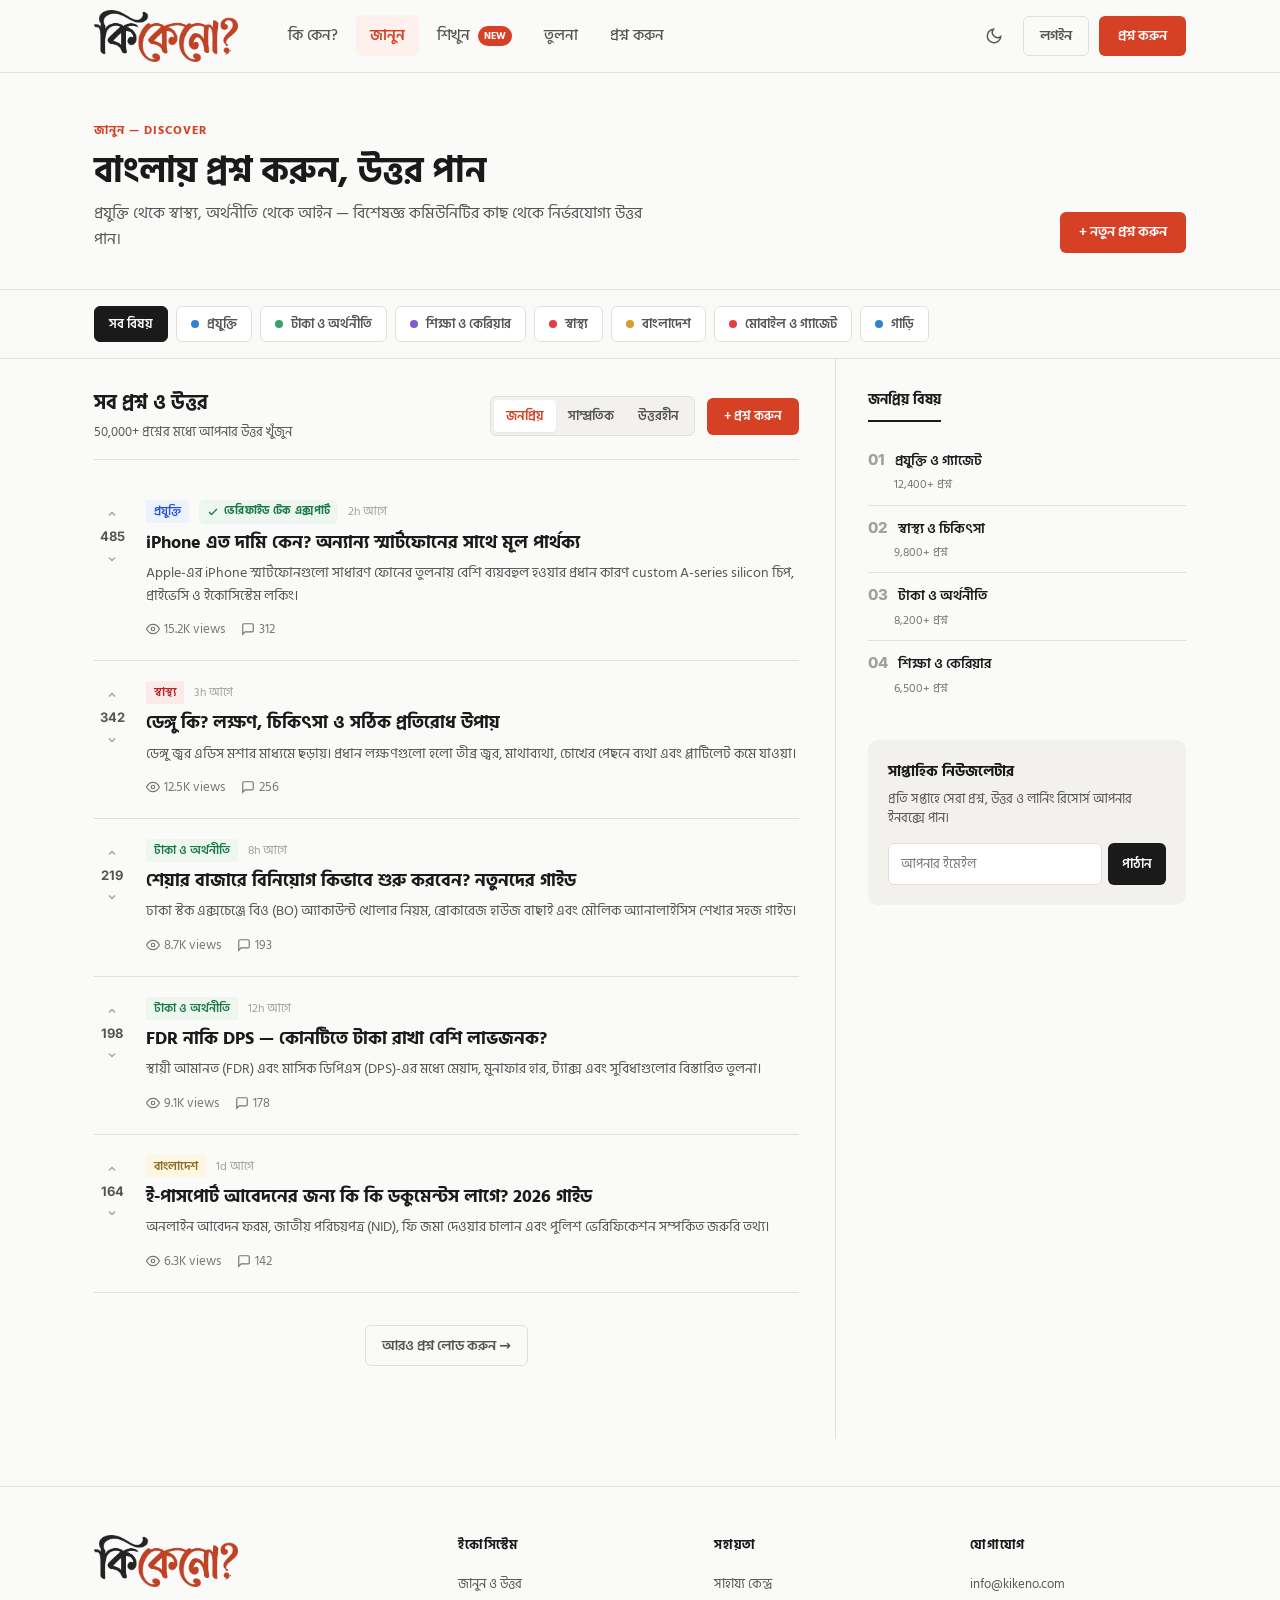
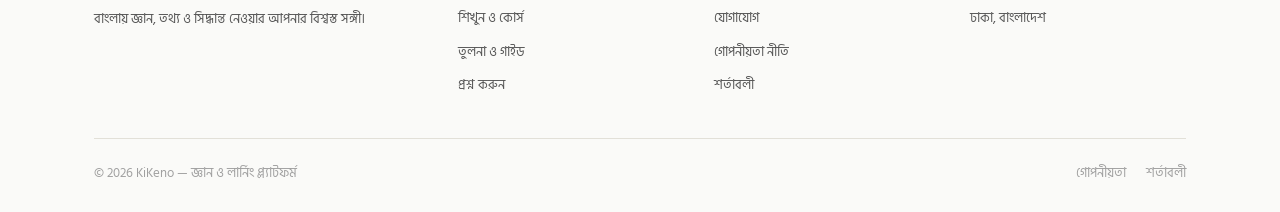
<file: janun.html>
<!DOCTYPE html>
<html lang="bn" data-theme="light">
<head>
  <meta charset="UTF-8">
  <meta name="viewport" content="width=device-width, initial-scale=1.0">
  <title>জানুন — KiKeno বাংলা Q&A কমিউনিটি</title>
  <meta name="description" content="বাংলায় যেকোনো প্রশ্নের উত্তর খুঁজুন। প্রযুক্তি, স্বাস্থ্য, অর্থনীতি, বাংলাদেশ — সব বিষয়ে বিশেষজ্ঞ উত্তর পাবেন।">
  <link rel="preconnect" href="https://fonts.googleapis.com">
  <link rel="preconnect" href="https://fonts.gstatic.com" crossorigin>
  <link href="https://fonts.googleapis.com/css2?family=Hind+Siliguri:wght@400;500;600;700&family=Inter:wght@400;500;600;700;800&family=Playfair+Display:ital,wght@0,700;1,700&display=swap" rel="stylesheet">
  <link rel="stylesheet" href="assets/css/app.css">
</head>
<body>

<!-- ▸ NAVBAR -->
<header class="navbar">
  <div class="wrap navbar-inner">
    <div class="navbar-left">
      <a href="index.html" class="logo"><img src="assets/images/logo.png" alt="কিকেনো?"></a>
      <ul class="nav-menu">
        <li><a href="index.html">কি কেন?</a></li>
        <li><a href="janun.html" class="current">জানুন</a></li>
        <li><a href="shikhun.html">শিখুন <span class="nav-badge">NEW</span></a></li>
        <li><a href="tulona.html">তুলনা</a></li>
        <li><a href="proshno.html">প্রশ্ন করুন</a></li>
      </ul>
    </div>
    <div class="navbar-right">
      <button class="icon-circle" id="themeToggle" title="থিম বদলান">
        <svg id="iconMoon" width="18" height="18" viewBox="0 0 24 24" fill="none" stroke="currentColor" stroke-width="2"><path d="M21 12.79A9 9 0 1111.21 3 7 7 0 0021 12.79z"/></svg>
        <svg id="iconSun" style="display:none" width="18" height="18" viewBox="0 0 24 24" fill="none" stroke="currentColor" stroke-width="2"><circle cx="12" cy="12" r="5"/><path d="M12 1v2M12 21v2M4.22 4.22l1.42 1.42M18.36 18.36l1.42 1.42M1 12h2M21 12h2M4.22 19.78l1.42-1.42M18.36 5.64l1.42-1.42"/></svg>
      </button>
      <a href="login.html" class="btn-ghost">লগইন</a>
      <a href="proshno.html" class="btn-solid">প্রশ্ন করুন</a>
      <button class="mobile-toggle" id="mobileToggle" aria-label="মেনু">
        <svg width="22" height="22" viewBox="0 0 24 24" fill="none" stroke="currentColor" stroke-width="2"><path d="M4 6h16M4 12h16M4 18h16"/></svg>
      </button>
    </div>
  </div>
  <nav class="nav-mobile" id="mobileMenu">
    <ul>
      <li><a href="index.html">কি কেন?</a></li>
      <li><a href="janun.html">জানুন</a></li>
      <li><a href="shikhun.html">শিখুন</a></li>
      <li><a href="tulona.html">তুলনা</a></li>
      <li><a href="proshno.html">প্রশ্ন করুন</a></li>
    </ul>
    <div style="display:flex; gap:10px; margin-top:12px;">
      <a href="login.html" class="btn-ghost" style="flex:1;">লগইন</a>
      <a href="proshno.html" class="btn-solid" style="flex:1;">প্রশ্ন করুন</a>
    </div>
  </nav>
</header>

<!-- ▸ PAGE HEADER -->
<div class="page-header">
  <div class="wrap page-header-inner">
    <div>
      <p class="page-eyebrow">জানুন — Discover</p>
      <h1 class="page-title">বাংলায় প্রশ্ন করুন, উত্তর পান</h1>
      <p class="page-subtitle">প্রযুক্তি থেকে স্বাস্থ্য, অর্থনীতি থেকে আইন — বিশেষজ্ঞ কমিউনিটির কাছ থেকে নির্ভরযোগ্য উত্তর পান।</p>
    </div>
    <a href="proshno.html" class="btn-solid" style="white-space:nowrap;">+ নতুন প্রশ্ন করুন</a>
  </div>
</div>

<!-- ▸ TOPICS BAR -->
<div class="topics-bar">
  <div class="wrap">
    <ul class="topics-list">
      <li><a class="topic-pill selected" href="#">সব বিষয়</a></li>
      <li><a class="topic-pill" href="#"><span class="topic-dot" style="background:#3182ce"></span>প্রযুক্তি</a></li>
      <li><a class="topic-pill" href="#"><span class="topic-dot" style="background:#38a169"></span>টাকা ও অর্থনীতি</a></li>
      <li><a class="topic-pill" href="#"><span class="topic-dot" style="background:#805ad5"></span>শিক্ষা ও কেরিয়ার</a></li>
      <li><a class="topic-pill" href="#"><span class="topic-dot" style="background:#e53e3e"></span>স্বাস্থ্য</a></li>
      <li><a class="topic-pill" href="#"><span class="topic-dot" style="background:#d69e2e"></span>বাংলাদেশ</a></li>
      <li><a class="topic-pill" href="#"><span class="topic-dot" style="background:#e53e3e"></span>মোবাইল ও গ্যাজেট</a></li>
      <li><a class="topic-pill" href="#"><span class="topic-dot" style="background:#3182ce"></span>গাড়ি</a></li>
    </ul>
  </div>
</div>

<!-- ▸ MAIN CONTENT -->
<div class="wrap">
  <div class="content-area">

    <!-- FEED -->
    <main class="main-feed">
      <div class="feed-header-bar">
        <div class="feed-title-wrap">
          <h2 class="feed-title">সব প্রশ্ন ও উত্তর</h2>
          <span class="feed-subtitle">50,000+ প্রশ্নের মধ্যে আপনার উত্তর খুঁজুন</span>
        </div>
        <div class="feed-actions">
          <div class="feed-tab-group" role="tablist">
            <button class="feed-tab active" role="tab">জনপ্রিয়</button>
            <button class="feed-tab" role="tab">সাম্প্রতিক</button>
            <button class="feed-tab" role="tab">উত্তরহীন</button>
          </div>
          <a href="proshno.html" class="btn-solid" style="padding:7px 16px;font-size:13px;">+ প্রশ্ন করুন</a>
        </div>
      </div>

      <!-- Q Cards -->
      <article class="q-card">
        <div class="q-votes">
          <button class="q-vote-btn btn-up" aria-label="আপভোট"><svg width="12" height="12" viewBox="0 0 24 24" fill="none" stroke="currentColor" stroke-width="2.5"><path d="M18 15l-6-6-6 6"/></svg></button>
          <span class="q-vote-num">485</span>
          <button class="q-vote-btn btn-down" aria-label="ডাউনভোট"><svg width="12" height="12" viewBox="0 0 24 24" fill="none" stroke="currentColor" stroke-width="2.5"><path d="M6 9l6 6 6-6"/></svg></button>
        </div>
        <div class="q-body">
          <div class="q-header">
            <span class="q-cat q-cat--tech">প্রযুক্তি</span>
            <span class="expert-badge expert-badge--verified"><svg width="12" height="12" viewBox="0 0 24 24" fill="none" stroke="currentColor" stroke-width="2.5"><polyline points="20 6 9 17 4 12"/></svg> ভেরিফাইড টেক এক্সপার্ট</span>
            <span class="q-time">2h আগে</span>
          </div>
          <a href="#" class="q-title-link">iPhone এত দামি কেন? অন্যান্য স্মার্টফোনের সাথে মূল পার্থক্য</a>
          <p class="q-excerpt">Apple-এর iPhone স্মার্টফোনগুলো সাধারণ ফোনের তুলনায় বেশি ব্যয়বহুল হওয়ার প্রধান কারণ custom A-series silicon চিপ, প্রাইভেসি ও ইকোসিস্টেম লকিং।</p>
          <div class="q-footer">
            <span class="q-stat"><svg width="14" height="14" viewBox="0 0 24 24" fill="none" stroke="currentColor" stroke-width="2"><path d="M1 12s4-8 11-8 11 8 11 8-4 8-11 8-11-8-11-8z"/><circle cx="12" cy="12" r="3"/></svg> 15.2K views</span>
            <span class="q-stat"><svg width="14" height="14" viewBox="0 0 24 24" fill="none" stroke="currentColor" stroke-width="2"><path d="M21 15a2 2 0 01-2 2H7l-4 4V5a2 2 0 012-2h14a2 2 0 012 2z"/></svg> 312</span>
          </div>
        </div>
      </article>

      <article class="q-card">
        <div class="q-votes">
          <button class="q-vote-btn btn-up" aria-label="আপভোট"><svg width="12" height="12" viewBox="0 0 24 24" fill="none" stroke="currentColor" stroke-width="2.5"><path d="M18 15l-6-6-6 6"/></svg></button>
          <span class="q-vote-num">342</span>
          <button class="q-vote-btn btn-down" aria-label="ডাউনভোট"><svg width="12" height="12" viewBox="0 0 24 24" fill="none" stroke="currentColor" stroke-width="2.5"><path d="M6 9l6 6 6-6"/></svg></button>
        </div>
        <div class="q-body">
          <div class="q-header">
            <span class="q-cat q-cat--health">স্বাস্থ্য</span>
            <span class="q-time">3h আগে</span>
          </div>
          <a href="#" class="q-title-link">ডেঙ্গু কি? লক্ষণ, চিকিৎসা ও সঠিক প্রতিরোধ উপায়</a>
          <p class="q-excerpt">ডেঙ্গু জ্বর এডিস মশার মাধ্যমে ছড়ায়। প্রধান লক্ষণগুলো হলো তীব্র জ্বর, মাথাব্যথা, চোখের পেছনে ব্যথা এবং প্লাটিলেট কমে যাওয়া।</p>
          <div class="q-footer">
            <span class="q-stat"><svg width="14" height="14" viewBox="0 0 24 24" fill="none" stroke="currentColor" stroke-width="2"><path d="M1 12s4-8 11-8 11 8 11 8-4 8-11 8-11-8-11-8z"/><circle cx="12" cy="12" r="3"/></svg> 12.5K views</span>
            <span class="q-stat"><svg width="14" height="14" viewBox="0 0 24 24" fill="none" stroke="currentColor" stroke-width="2"><path d="M21 15a2 2 0 01-2 2H7l-4 4V5a2 2 0 012-2h14a2 2 0 012 2z"/></svg> 256</span>
          </div>
        </div>
      </article>

      <article class="q-card">
        <div class="q-votes">
          <button class="q-vote-btn btn-up" aria-label="আপভোট"><svg width="12" height="12" viewBox="0 0 24 24" fill="none" stroke="currentColor" stroke-width="2.5"><path d="M18 15l-6-6-6 6"/></svg></button>
          <span class="q-vote-num">219</span>
          <button class="q-vote-btn btn-down" aria-label="ডাউনভোট"><svg width="12" height="12" viewBox="0 0 24 24" fill="none" stroke="currentColor" stroke-width="2.5"><path d="M6 9l6 6 6-6"/></svg></button>
        </div>
        <div class="q-body">
          <div class="q-header">
            <span class="q-cat q-cat--finance">টাকা ও অর্থনীতি</span>
            <span class="q-time">8h আগে</span>
          </div>
          <a href="#" class="q-title-link">শেয়ার বাজারে বিনিয়োগ কিভাবে শুরু করবেন? নতুনদের গাইড</a>
          <p class="q-excerpt">ঢাকা স্টক এক্সচেঞ্জে বিও (BO) অ্যাকাউন্ট খোলার নিয়ম, ব্রোকারেজ হাউজ বাছাই এবং মৌলিক অ্যানালাইসিস শেখার সহজ গাইড।</p>
          <div class="q-footer">
            <span class="q-stat"><svg width="14" height="14" viewBox="0 0 24 24" fill="none" stroke="currentColor" stroke-width="2"><path d="M1 12s4-8 11-8 11 8 11 8-4 8-11 8-11-8-11-8z"/><circle cx="12" cy="12" r="3"/></svg> 8.7K views</span>
            <span class="q-stat"><svg width="14" height="14" viewBox="0 0 24 24" fill="none" stroke="currentColor" stroke-width="2"><path d="M21 15a2 2 0 01-2 2H7l-4 4V5a2 2 0 012-2h14a2 2 0 012 2z"/></svg> 193</span>
          </div>
        </div>
      </article>

      <article class="q-card">
        <div class="q-votes">
          <button class="q-vote-btn btn-up" aria-label="আপভোট"><svg width="12" height="12" viewBox="0 0 24 24" fill="none" stroke="currentColor" stroke-width="2.5"><path d="M18 15l-6-6-6 6"/></svg></button>
          <span class="q-vote-num">198</span>
          <button class="q-vote-btn btn-down" aria-label="ডাউনভোট"><svg width="12" height="12" viewBox="0 0 24 24" fill="none" stroke="currentColor" stroke-width="2.5"><path d="M6 9l6 6 6-6"/></svg></button>
        </div>
        <div class="q-body">
          <div class="q-header">
            <span class="q-cat q-cat--finance">টাকা ও অর্থনীতি</span>
            <span class="q-time">12h আগে</span>
          </div>
          <a href="#" class="q-title-link">FDR নাকি DPS — কোনটিতে টাকা রাখা বেশি লাভজনক?</a>
          <p class="q-excerpt">স্থায়ী আমানত (FDR) এবং মাসিক ডিপিএস (DPS)-এর মধ্যে মেয়াদ, মুনাফার হার, ট্যাক্স এবং সুবিধাগুলোর বিস্তারিত তুলনা।</p>
          <div class="q-footer">
            <span class="q-stat"><svg width="14" height="14" viewBox="0 0 24 24" fill="none" stroke="currentColor" stroke-width="2"><path d="M1 12s4-8 11-8 11 8 11 8-4 8-11 8-11-8-11-8z"/><circle cx="12" cy="12" r="3"/></svg> 9.1K views</span>
            <span class="q-stat"><svg width="14" height="14" viewBox="0 0 24 24" fill="none" stroke="currentColor" stroke-width="2"><path d="M21 15a2 2 0 01-2 2H7l-4 4V5a2 2 0 012-2h14a2 2 0 012 2z"/></svg> 178</span>
          </div>
        </div>
      </article>

      <article class="q-card">
        <div class="q-votes">
          <button class="q-vote-btn btn-up" aria-label="আপভোট"><svg width="12" height="12" viewBox="0 0 24 24" fill="none" stroke="currentColor" stroke-width="2.5"><path d="M18 15l-6-6-6 6"/></svg></button>
          <span class="q-vote-num">164</span>
          <button class="q-vote-btn btn-down" aria-label="ডাউনভোট"><svg width="12" height="12" viewBox="0 0 24 24" fill="none" stroke="currentColor" stroke-width="2.5"><path d="M6 9l6 6 6-6"/></svg></button>
        </div>
        <div class="q-body">
          <div class="q-header">
            <span class="q-cat q-cat--bd">বাংলাদেশ</span>
            <span class="q-time">1d আগে</span>
          </div>
          <a href="#" class="q-title-link">ই-পাসপোর্ট আবেদনের জন্য কি কি ডকুমেন্টস লাগে? 2026 গাইড</a>
          <p class="q-excerpt">অনলাইন আবেদন ফরম, জাতীয় পরিচয়পত্র (NID), ফি জমা দেওয়ার চালান এবং পুলিশ ভেরিফিকেশন সম্পর্কিত জরুরি তথ্য।</p>
          <div class="q-footer">
            <span class="q-stat"><svg width="14" height="14" viewBox="0 0 24 24" fill="none" stroke="currentColor" stroke-width="2"><path d="M1 12s4-8 11-8 11 8 11 8-4 8-11 8-11-8-11-8z"/><circle cx="12" cy="12" r="3"/></svg> 6.3K views</span>
            <span class="q-stat"><svg width="14" height="14" viewBox="0 0 24 24" fill="none" stroke="currentColor" stroke-width="2"><path d="M21 15a2 2 0 01-2 2H7l-4 4V5a2 2 0 012-2h14a2 2 0 012 2z"/></svg> 142</span>
          </div>
        </div>
      </article>

      <div style="text-align:center; padding: 32px 0;">
        <button class="btn-ghost">আরও প্রশ্ন লোড করুন →</button>
      </div>
    </main>

    <!-- SIDEBAR -->
    <aside class="sidebar">
      <div class="sidebar-section">
        <p class="sidebar-title">জনপ্রিয় বিষয়</p>
        <ol class="sidebar-list">
          <li class="sidebar-list-item"><a href="#"><span class="sidebar-num">01</span><span class="sidebar-link-text">প্রযুক্তি ও গ্যাজেট</span></a><span class="sidebar-meta">12,400+ প্রশ্ন</span></li>
          <li class="sidebar-list-item"><a href="#"><span class="sidebar-num">02</span><span class="sidebar-link-text">স্বাস্থ্য ও চিকিৎসা</span></a><span class="sidebar-meta">9,800+ প্রশ্ন</span></li>
          <li class="sidebar-list-item"><a href="#"><span class="sidebar-num">03</span><span class="sidebar-link-text">টাকা ও অর্থনীতি</span></a><span class="sidebar-meta">8,200+ প্রশ্ন</span></li>
          <li class="sidebar-list-item"><a href="#"><span class="sidebar-num">04</span><span class="sidebar-link-text">শিক্ষা ও কেরিয়ার</span></a><span class="sidebar-meta">6,500+ প্রশ্ন</span></li>
        </ol>
      </div>
      <div class="sidebar-section">
        <div class="newsletter-card">
          <h4>সাপ্তাহিক নিউজলেটার</h4>
          <p>প্রতি সপ্তাহে সেরা প্রশ্ন, উত্তর ও লার্নিং রিসোর্স আপনার ইনবক্সে পান।</p>
          <form class="newsletter-form" onsubmit="event.preventDefault(); alert('সাবস্ক্রাইব সফল!');">
            <input type="email" placeholder="আপনার ইমেইল" required>
            <button type="submit">পাঠান</button>
          </form>
        </div>
      </div>
    </aside>

  </div>
</div>

<!-- ▸ FOOTER -->
<footer class="site-footer">
  <div class="wrap">
    <div class="footer-top">
      <div>
        <a href="index.html" class="logo"><img src="assets/images/logo.png" alt="কিকেনো?"></a>
        <p class="footer-brand-text">বাংলায় জ্ঞান, তথ্য ও সিদ্ধান্ত নেওয়ার আপনার বিশ্বস্ত সঙ্গী।</p>
      </div>
      <div class="footer-col">
        <h5>ইকোসিস্টেম</h5>
        <ul>
          <li><a href="janun.html">জানুন ও উত্তর</a></li>
          <li><a href="shikhun.html">শিখুন ও কোর্স</a></li>
          <li><a href="tulona.html">তুলনা ও গাইড</a></li>
          <li><a href="proshno.html">প্রশ্ন করুন</a></li>
        </ul>
      </div>
      <div class="footer-col">
        <h5>সহায়তা</h5>
        <ul>
          <li><a href="#">সাহায্য কেন্দ্র</a></li>
          <li><a href="#">যোগাযোগ</a></li>
          <li><a href="#">গোপনীয়তা নীতি</a></li>
          <li><a href="#">শর্তাবলী</a></li>
        </ul>
      </div>
      <div class="footer-col">
        <h5>যোগাযোগ</h5>
        <ul>
          <li><a href="mailto:info@kikeno.com">info@kikeno.com</a></li>
          <li><a href="#">ঢাকা, বাংলাদেশ</a></li>
        </ul>
      </div>
    </div>
    <div class="footer-bottom">
      <span>© 2026 KiKeno — জ্ঞান ও লার্নিং প্ল্যাটফর্ম</span>
      <div class="footer-bottom-links">
        <a href="#">গোপনীয়তা</a>
        <a href="#">শর্তাবলী</a>
      </div>
    </div>
  </div>
</footer>

<script>
  const toggle = document.getElementById('themeToggle');
  const moon = document.getElementById('iconMoon');
  const sun = document.getElementById('iconSun');
  const html = document.documentElement;
  const saved = localStorage.getItem('kikeno-theme') || 'light';
  html.setAttribute('data-theme', saved);
  if (saved === 'dark') { moon.style.display = 'none'; sun.style.display = 'block'; }
  toggle.addEventListener('click', () => {
    const next = html.getAttribute('data-theme') === 'light' ? 'dark' : 'light';
    html.setAttribute('data-theme', next);
    localStorage.setItem('kikeno-theme', next);
    moon.style.display = next === 'dark' ? 'none' : 'block';
    sun.style.display = next === 'dark' ? 'block' : 'none';
  });
  document.getElementById('mobileToggle').addEventListener('click', () => {
    document.getElementById('mobileMenu').classList.toggle('open');
  });
  document.querySelectorAll('.feed-tab').forEach(tab => {
    tab.addEventListener('click', () => {
      document.querySelectorAll('.feed-tab').forEach(t => t.classList.remove('active'));
      tab.classList.add('active');
    });
  });
  document.querySelectorAll('.topic-pill').forEach(pill => {
    pill.addEventListener('click', e => { e.preventDefault(); document.querySelectorAll('.topic-pill').forEach(p => p.classList.remove('selected')); pill.classList.add('selected'); });
  });
</script>
</body>
</html>
</file>
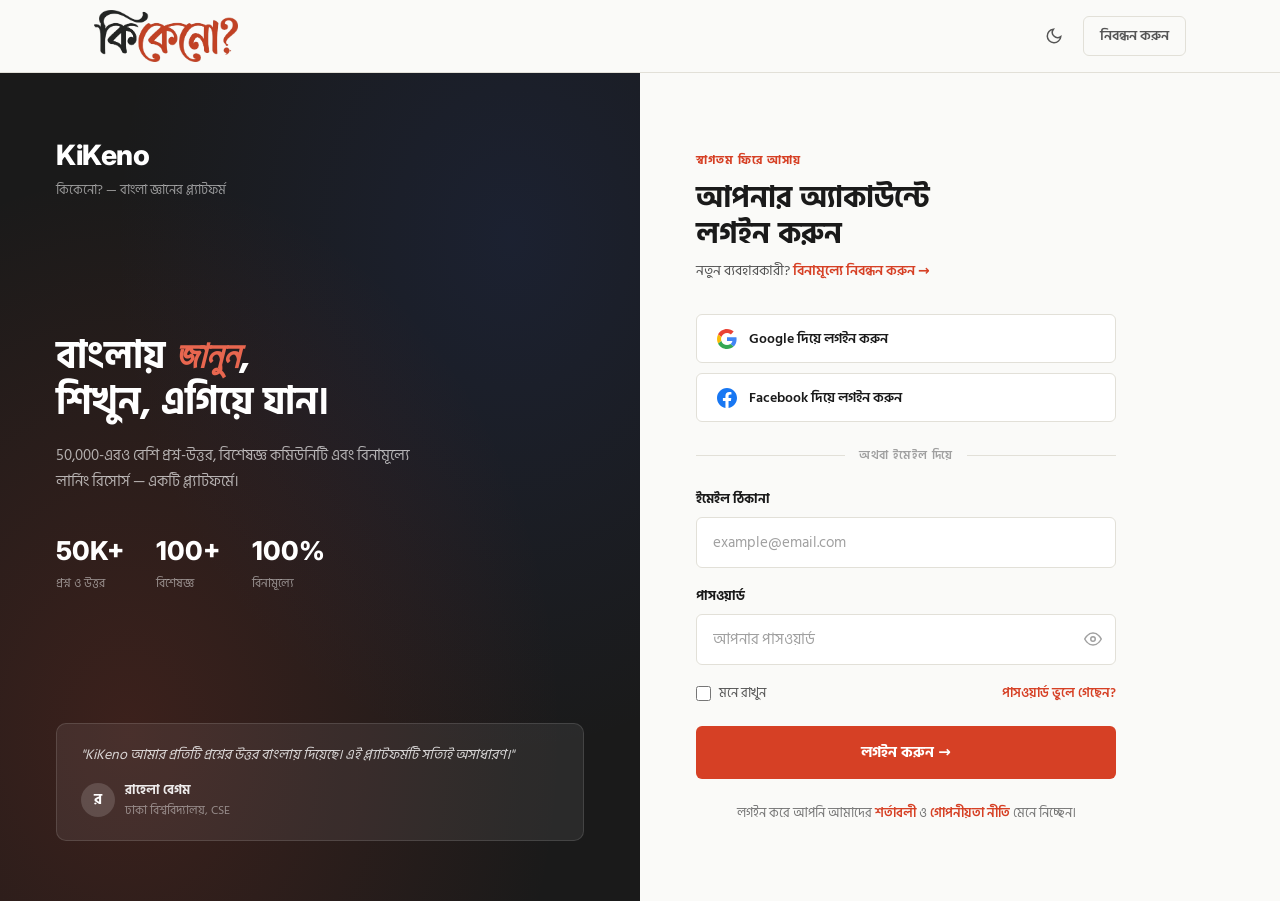
<file: login.html>
<!DOCTYPE html>
<html lang="bn" data-theme="light">
<head>
  <meta charset="UTF-8">
  <meta name="viewport" content="width=device-width, initial-scale=1.0">
  <title>লগইন — KiKeno</title>
  <meta name="description" content="KiKeno-তে লগইন করুন এবং বাংলায় প্রশ্ন করুন, উত্তর দিন ও শিখুন।">
  <link rel="preconnect" href="https://fonts.googleapis.com">
  <link rel="preconnect" href="https://fonts.gstatic.com" crossorigin>
  <link href="https://fonts.googleapis.com/css2?family=Hind+Siliguri:wght@400;500;600;700&family=Inter:wght@400;500;600;700;800&family=Playfair+Display:ital,wght@0,700;1,700&display=swap" rel="stylesheet">
  <link rel="stylesheet" href="assets/css/app.css">
  <style>
    body { min-height: 100vh; display: flex; flex-direction: column; }

    /* ── AUTH LAYOUT ── */
    .auth-shell {
      flex: 1;
      display: grid;
      grid-template-columns: 1fr 1fr;
      min-height: calc(100vh - 72px);
    }

    /* LEFT PANEL */
    .auth-brand {
      background: var(--surface-invert);
      padding: 60px 56px;
      display: flex;
      flex-direction: column;
      justify-content: space-between;
      position: relative;
      overflow: hidden;
    }
    [data-theme="dark"] .auth-brand {
      background: var(--surface-raised);
      border-right: 1px solid var(--border);
    }
    .auth-brand::before {
      content: '';
      position: absolute;
      inset: 0;
      background: radial-gradient(ellipse at 20% 80%, rgba(214,64,37,0.18) 0%, transparent 60%),
                  radial-gradient(ellipse at 80% 20%, rgba(38,84,212,0.12) 0%, transparent 55%);
      pointer-events: none;
    }
    .brand-top { position: relative; }
    .brand-logo-text {
      font-family: var(--font-display);
      font-size: 28px;
      font-weight: 800;
      color: #fff;
      letter-spacing: -0.5px;
    }
    [data-theme="dark"] .brand-logo-text { color: var(--ink); }
    .brand-logo-sub {
      font-size: 13px;
      color: rgba(255,255,255,0.55);
      margin-top: 2px;
    }
    [data-theme="dark"] .brand-logo-sub { color: var(--ink-tertiary); }

    .brand-main { position: relative; }
    .brand-headline {
      font-size: 38px;
      font-weight: 700;
      color: #fff;
      line-height: 1.2;
      margin-bottom: 18px;
    }
    [data-theme="dark"] .brand-headline { color: var(--ink); }
    .brand-headline .em {
      font-family: var(--font-serif);
      font-style: italic;
      color: #e8664f;
    }
    .brand-sub {
      font-size: 15px;
      color: rgba(255,255,255,0.65);
      line-height: 1.7;
      max-width: 360px;
    }
    [data-theme="dark"] .brand-sub { color: var(--ink-secondary); }

    .brand-stats {
      display: flex;
      gap: 32px;
      margin-top: 36px;
    }
    .stat-block { }
    .stat-num {
      font-family: var(--font-display);
      font-size: 26px;
      font-weight: 800;
      color: #fff;
    }
    [data-theme="dark"] .stat-num { color: var(--ink); }
    .stat-label {
      font-size: 12px;
      color: rgba(255,255,255,0.5);
      margin-top: 2px;
    }
    [data-theme="dark"] .stat-label { color: var(--ink-tertiary); }

    .brand-testimonial {
      position: relative;
      background: rgba(255,255,255,0.07);
      border: 1px solid rgba(255,255,255,0.12);
      border-radius: var(--radius-lg);
      padding: 20px 24px;
    }
    [data-theme="dark"] .brand-testimonial {
      background: var(--surface-sunken);
      border-color: var(--border);
    }
    .testimonial-text {
      font-size: 14px;
      color: rgba(255,255,255,0.8);
      line-height: 1.6;
      font-style: italic;
    }
    [data-theme="dark"] .testimonial-text { color: var(--ink-secondary); }
    .testimonial-author {
      display: flex;
      align-items: center;
      gap: 10px;
      margin-top: 14px;
    }
    .testimonial-avatar {
      width: 34px;
      height: 34px;
      border-radius: 50%;
      background: rgba(255,255,255,0.15);
      display: grid;
      place-items: center;
      font-size: 15px;
      font-weight: 700;
      color: #fff;
    }
    [data-theme="dark"] .testimonial-avatar { background: var(--border-strong); color: var(--ink); }
    .testimonial-name {
      font-size: 13px;
      font-weight: 700;
      color: rgba(255,255,255,0.9);
    }
    [data-theme="dark"] .testimonial-name { color: var(--ink); }
    .testimonial-role {
      font-size: 12px;
      color: rgba(255,255,255,0.45);
    }
    [data-theme="dark"] .testimonial-role { color: var(--ink-tertiary); }

    /* RIGHT PANEL */
    .auth-form-panel {
      padding: 60px 56px;
      display: flex;
      flex-direction: column;
      justify-content: center;
      background: var(--surface);
    }
    .auth-form-inner { max-width: 420px; width: 100%; }
    .auth-eyebrow {
      font-size: 12px;
      font-weight: 700;
      text-transform: uppercase;
      letter-spacing: 0.08em;
      color: var(--accent);
      margin-bottom: 10px;
    }
    .auth-title {
      font-size: 30px;
      font-weight: 700;
      color: var(--ink);
      line-height: 1.2;
      margin-bottom: 8px;
    }
    .auth-subtitle {
      font-size: 14px;
      color: var(--ink-secondary);
      margin-bottom: 32px;
    }
    .auth-subtitle a { color: var(--accent); font-weight: 600; }

    /* SOCIAL BUTTONS */
    .social-auth { display: flex; flex-direction: column; gap: 10px; margin-bottom: 24px; }
    .btn-social {
      display: flex;
      align-items: center;
      gap: 12px;
      padding: 12px 20px;
      font-size: 14px;
      font-weight: 600;
      font-family: var(--font-body);
      color: var(--ink);
      background: var(--surface-raised);
      border: 1.5px solid var(--border);
      border-radius: var(--radius);
      cursor: pointer;
      transition: border-color 0.15s, box-shadow 0.15s;
      text-align: left;
      width: 100%;
    }
    .btn-social:hover { border-color: var(--border-strong); box-shadow: var(--shadow-sm); }
    .btn-social svg { flex-shrink: 0; }

    .auth-divider {
      display: flex;
      align-items: center;
      gap: 14px;
      margin-bottom: 24px;
      color: var(--ink-faint);
      font-size: 12px;
      font-weight: 600;
      letter-spacing: 0.05em;
    }
    .auth-divider::before, .auth-divider::after {
      content: '';
      flex: 1;
      height: 1px;
      background: var(--border);
    }

    /* FORM */
    .auth-field { margin-bottom: 18px; }
    .auth-label {
      display: block;
      font-size: 13px;
      font-weight: 700;
      color: var(--ink);
      margin-bottom: 7px;
    }
    .auth-input {
      width: 100%;
      padding: 12px 16px;
      font-size: 15px;
      font-family: var(--font-body);
      color: var(--ink);
      background: var(--surface-raised);
      border: 1.5px solid var(--border);
      border-radius: var(--radius);
      outline: none;
      transition: border-color 0.2s, box-shadow 0.2s;
    }
    .auth-input:focus { border-color: var(--accent); box-shadow: 0 0 0 3px var(--accent-bg); }
    .auth-input::placeholder { color: var(--ink-faint); }

    .auth-row {
      display: flex;
      align-items: center;
      justify-content: space-between;
      margin-bottom: 22px;
    }
    .auth-check-label {
      display: flex;
      align-items: center;
      gap: 8px;
      font-size: 13px;
      color: var(--ink-secondary);
      cursor: pointer;
    }
    .auth-check-label input[type="checkbox"] { accent-color: var(--accent); width: 15px; height: 15px; }
    .auth-forgot { font-size: 13px; color: var(--accent); font-weight: 600; }
    .auth-forgot:hover { text-decoration: underline; }

    .btn-auth {
      width: 100%;
      padding: 14px;
      font-size: 15px;
      font-weight: 700;
      font-family: var(--font-body);
      color: #fff;
      background: var(--accent);
      border: none;
      border-radius: var(--radius);
      cursor: pointer;
      transition: background 0.15s, transform 0.1s;
    }
    .btn-auth:hover { background: var(--accent-hover); }
    .btn-auth:active { transform: scale(0.99); }

    .auth-footer-note {
      text-align: center;
      margin-top: 24px;
      font-size: 13px;
      color: var(--ink-tertiary);
    }
    .auth-footer-note a { color: var(--accent); font-weight: 600; }

    /* RESPONSIVE */
    @media (max-width: 900px) {
      .auth-shell { grid-template-columns: 1fr; }
      .auth-brand { display: none; }
      .auth-form-panel { padding: 40px 24px; }
    }
  </style>
</head>
<body>

<!-- ▸ NAVBAR -->
<header class="navbar">
  <div class="wrap navbar-inner">
    <div class="navbar-left">
      <a href="index.html" class="logo"><img src="assets/images/logo.png" alt="কিকেনো?"></a>
    </div>
    <div class="navbar-right">
      <button class="icon-circle" id="themeToggle" title="থিম বদলান">
        <svg id="iconMoon" width="18" height="18" viewBox="0 0 24 24" fill="none" stroke="currentColor" stroke-width="2"><path d="M21 12.79A9 9 0 1111.21 3 7 7 0 0021 12.79z"/></svg>
        <svg id="iconSun" style="display:none" width="18" height="18" viewBox="0 0 24 24" fill="none" stroke="currentColor" stroke-width="2"><circle cx="12" cy="12" r="5"/><path d="M12 1v2M12 21v2M4.22 4.22l1.42 1.42M18.36 18.36l1.42 1.42M1 12h2M21 12h2M4.22 19.78l1.42-1.42M18.36 5.64l1.42-1.42"/></svg>
      </button>
      <a href="register.html" class="btn-ghost">নিবন্ধন করুন</a>
    </div>
  </div>
</header>

<!-- ▸ AUTH SHELL -->
<div class="auth-shell">

  <!-- LEFT BRAND PANEL -->
  <div class="auth-brand">
    <div class="brand-top">
      <p class="brand-logo-text">KiKeno</p>
      <p class="brand-logo-sub">কিকেনো? — বাংলা জ্ঞানের প্ল্যাটফর্ম</p>
    </div>

    <div class="brand-main">
      <h2 class="brand-headline">
        বাংলায় <span class="em">জানুন</span>,<br>শিখুন, এগিয়ে যান।
      </h2>
      <p class="brand-sub">
        50,000-এরও বেশি প্রশ্ন-উত্তর, বিশেষজ্ঞ কমিউনিটি এবং বিনামূল্যে লার্নিং রিসোর্স — একটি প্ল্যাটফর্মে।
      </p>
      <div class="brand-stats">
        <div class="stat-block">
          <p class="stat-num">50K+</p>
          <p class="stat-label">প্রশ্ন ও উত্তর</p>
        </div>
        <div class="stat-block">
          <p class="stat-num">100+</p>
          <p class="stat-label">বিশেষজ্ঞ</p>
        </div>
        <div class="stat-block">
          <p class="stat-num">100%</p>
          <p class="stat-label">বিনামূল্যে</p>
        </div>
      </div>
    </div>

    <div class="brand-testimonial">
      <p class="testimonial-text">"KiKeno আমার প্রতিটি প্রশ্নের উত্তর বাংলায় দিয়েছে। এই প্ল্যাটফর্মটি সত্যিই অসাধারণ।"</p>
      <div class="testimonial-author">
        <div class="testimonial-avatar">র</div>
        <div>
          <p class="testimonial-name">রাহেলা বেগম</p>
          <p class="testimonial-role">ঢাকা বিশ্ববিদ্যালয়, CSE</p>
        </div>
      </div>
    </div>
  </div>

  <!-- RIGHT FORM PANEL -->
  <div class="auth-form-panel">
    <div class="auth-form-inner">
      <p class="auth-eyebrow">স্বাগতম ফিরে আসায়</p>
      <h1 class="auth-title">আপনার অ্যাকাউন্টে<br>লগইন করুন</h1>
      <p class="auth-subtitle">
        নতুন ব্যবহারকারী? <a href="register.html">বিনামূল্যে নিবন্ধন করুন →</a>
      </p>

      <!-- SOCIAL AUTH -->
      <div class="social-auth">
        <button class="btn-social" id="btn-google" onclick="alert('Google OAuth শীঘ্রই আসছে!')">
          <svg width="20" height="20" viewBox="0 0 48 48"><path fill="#EA4335" d="M24 9.5c3.54 0 6.71 1.22 9.21 3.6l6.85-6.85C35.9 2.38 30.47 0 24 0 14.62 0 6.51 5.38 2.56 13.22l7.98 6.19C12.43 13.72 17.74 9.5 24 9.5z"/><path fill="#4285F4" d="M46.98 24.55c0-1.57-.15-3.09-.38-4.55H24v9.02h12.94c-.58 2.96-2.26 5.48-4.78 7.18l7.73 6c4.51-4.18 7.09-10.36 7.09-17.65z"/><path fill="#FBBC05" d="M10.53 28.59c-.48-1.45-.76-2.99-.76-4.59s.27-3.14.76-4.59l-7.98-6.19C.92 16.46 0 20.12 0 24c0 3.88.92 7.54 2.56 10.78l7.97-6.19z"/><path fill="#34A853" d="M24 48c6.48 0 11.93-2.13 15.89-5.81l-7.73-6c-2.18 1.48-4.97 2.31-8.16 2.31-6.26 0-11.57-4.22-13.47-9.91l-7.98 6.19C6.51 42.62 14.62 48 24 48z"/></svg>
          Google দিয়ে লগইন করুন
        </button>
        <button class="btn-social" onclick="alert('Facebook OAuth শীঘ্রই আসছে!')">
          <svg width="20" height="20" viewBox="0 0 24 24" fill="#1877F2"><path d="M24 12.073c0-6.627-5.373-12-12-12s-12 5.373-12 12c0 5.99 4.388 10.954 10.125 11.854v-8.385H7.078v-3.47h3.047V9.43c0-3.007 1.792-4.669 4.533-4.669 1.312 0 2.686.235 2.686.235v2.953H15.83c-1.491 0-1.956.925-1.956 1.874v2.25h3.328l-.532 3.47h-2.796v8.385C19.612 23.027 24 18.062 24 12.073z"/></svg>
          Facebook দিয়ে লগইন করুন
        </button>
      </div>

      <div class="auth-divider">অথবা ইমেইল দিয়ে</div>

      <!-- EMAIL FORM -->
      <form id="loginForm" onsubmit="handleLogin(event)">
        <div class="auth-field">
          <label class="auth-label" for="login-email">ইমেইল ঠিকানা</label>
          <input class="auth-input" type="email" id="login-email" placeholder="example@email.com" required autocomplete="email">
        </div>

        <div class="auth-field">
          <label class="auth-label" for="login-pass">পাসওয়ার্ড</label>
          <div style="position:relative;">
            <input class="auth-input" type="password" id="login-pass" placeholder="আপনার পাসওয়ার্ড" required autocomplete="current-password" style="padding-right:48px;">
            <button type="button" id="togglePass" onclick="togglePassword('login-pass', this)"
              style="position:absolute;right:14px;top:50%;transform:translateY(-50%);background:none;border:none;cursor:pointer;color:var(--ink-faint);padding:0;display:grid;place-items:center;">
              <svg id="eyeIcon" width="18" height="18" viewBox="0 0 24 24" fill="none" stroke="currentColor" stroke-width="2"><path d="M1 12s4-8 11-8 11 8 11 8-4 8-11 8-11-8-11-8z"/><circle cx="12" cy="12" r="3"/></svg>
            </button>
          </div>
        </div>

        <div class="auth-row">
          <label class="auth-check-label">
            <input type="checkbox" id="remember-me">
            মনে রাখুন
          </label>
          <a href="#" class="auth-forgot">পাসওয়ার্ড ভুলে গেছেন?</a>
        </div>

        <button type="submit" class="btn-auth">লগইন করুন →</button>
      </form>

      <p class="auth-footer-note">
        লগইন করে আপনি আমাদের <a href="#">শর্তাবলী</a> ও <a href="#">গোপনীয়তা নীতি</a> মেনে নিচ্ছেন।
      </p>
    </div>
  </div>

</div>

<script>
  /* Theme toggle */
  const toggle = document.getElementById('themeToggle');
  const moon = document.getElementById('iconMoon');
  const sun = document.getElementById('iconSun');
  const html = document.documentElement;
  const saved = localStorage.getItem('kikeno-theme') || 'light';
  html.setAttribute('data-theme', saved);
  if (saved === 'dark') { moon.style.display = 'none'; sun.style.display = 'block'; }
  toggle.addEventListener('click', () => {
    const next = html.getAttribute('data-theme') === 'light' ? 'dark' : 'light';
    html.setAttribute('data-theme', next);
    localStorage.setItem('kikeno-theme', next);
    moon.style.display = next === 'dark' ? 'none' : 'block';
    sun.style.display = next === 'dark' ? 'block' : 'none';
  });

  /* Password visibility */
  function togglePassword(inputId, btn) {
    const input = document.getElementById(inputId);
    const isText = input.type === 'text';
    input.type = isText ? 'password' : 'text';
    btn.querySelector('svg').style.opacity = isText ? '1' : '0.4';
  }

  /* Login handler */
  function handleLogin(e) {
    e.preventDefault();
    const btn = document.querySelector('.btn-auth');
    btn.textContent = 'লগইন হচ্ছে…';
    btn.disabled = true;
    setTimeout(() => {
      window.location.href = 'index.html';
    }, 1200);
  }
</script>
</body>
</html>
</file>
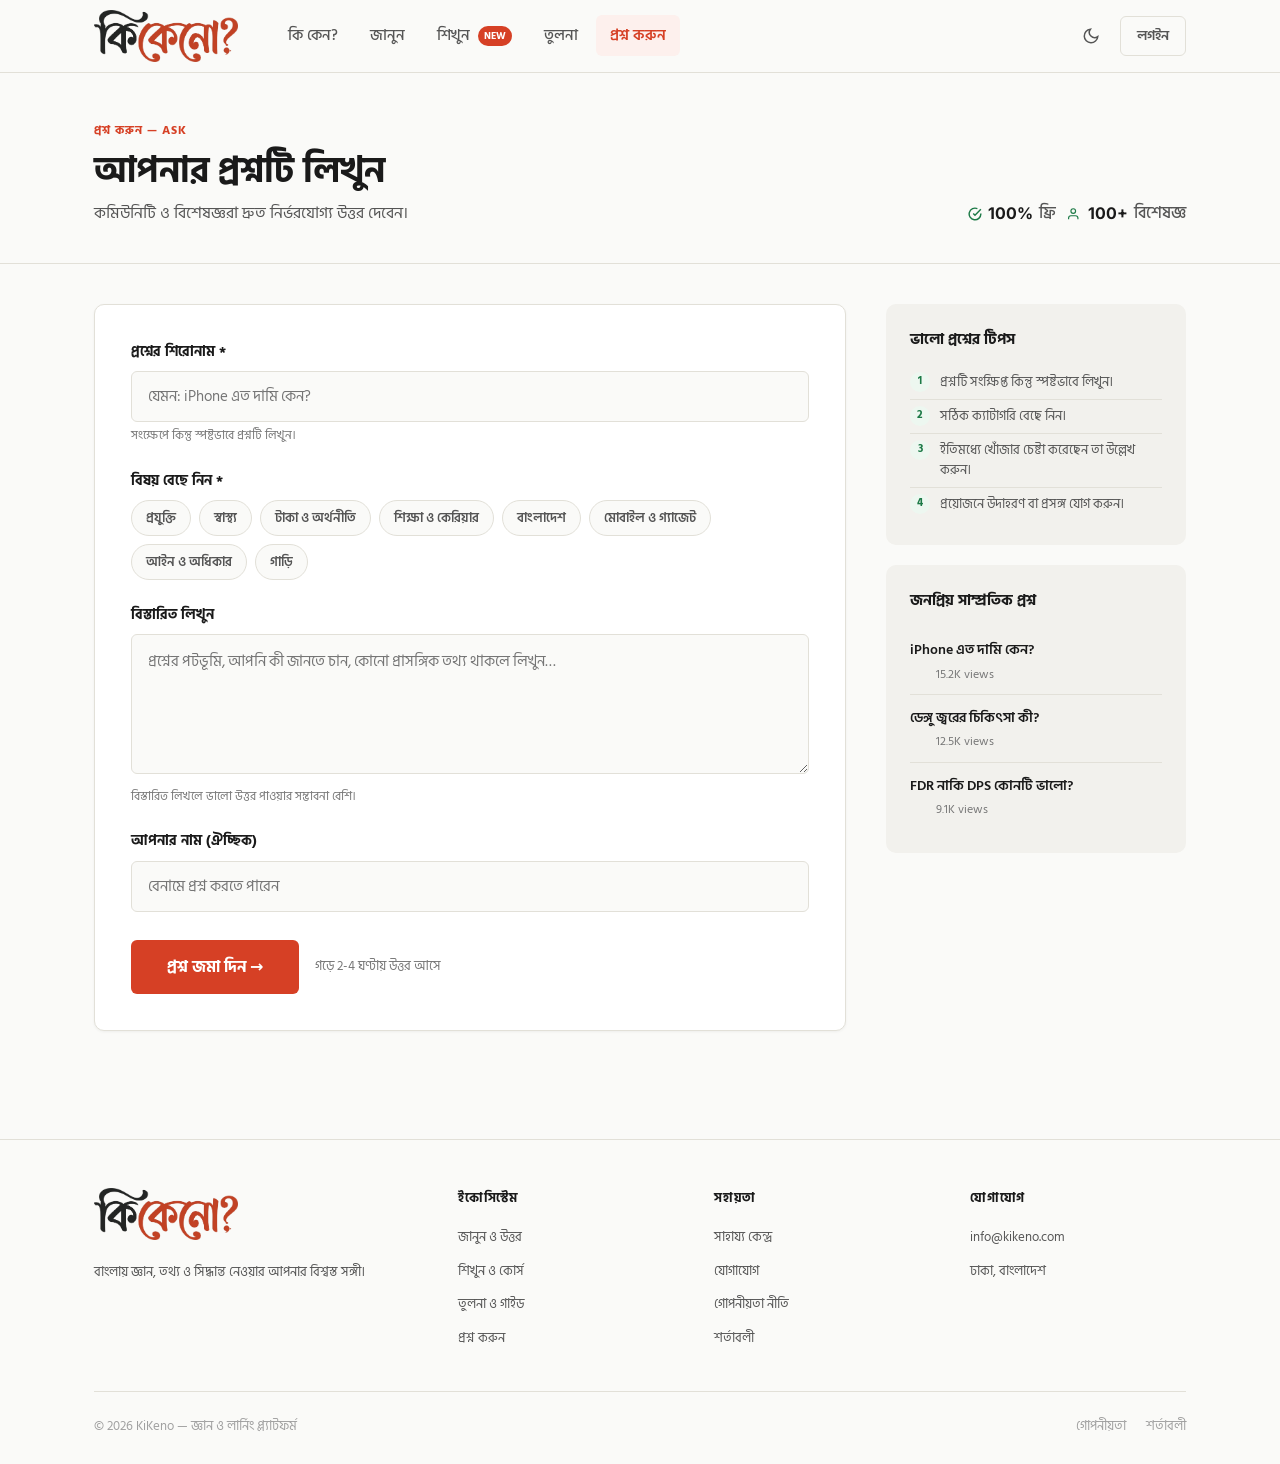
<file: proshno.html>
<!DOCTYPE html>
<html lang="bn" data-theme="light">
<head>
  <meta charset="UTF-8">
  <meta name="viewport" content="width=device-width, initial-scale=1.0">
  <title>প্রশ্ন করুন — KiKeno বাংলা Q&A</title>
  <meta name="description" content="বাংলায় যেকোনো প্রশ্ন করুন। আমাদের বিশেষজ্ঞ কমিউনিটি দ্রুত নির্ভরযোগ্য উত্তর দেবে।">
  <link rel="preconnect" href="https://fonts.googleapis.com">
  <link rel="preconnect" href="https://fonts.gstatic.com" crossorigin>
  <link href="https://fonts.googleapis.com/css2?family=Hind+Siliguri:wght@400;500;600;700&family=Inter:wght@400;500;600;700;800&family=Playfair+Display:ital,wght@0,700;1,700&display=swap" rel="stylesheet">
  <link rel="stylesheet" href="assets/css/app.css">
  <style>
    .ask-form-card { background: var(--surface-raised); border: 1px solid var(--border); border-radius: var(--radius-lg); padding: 36px; box-shadow: var(--shadow-sm); max-width: 760px; }
    .form-group { margin-bottom: 24px; }
    .form-label { display: block; font-size: 14px; font-weight: 700; color: var(--ink); margin-bottom: 8px; }
    .form-hint { font-size: 12px; color: var(--ink-tertiary); margin-top: 4px; }
    .form-input { width: 100%; padding: 12px 16px; font-size: 15px; font-family: var(--font-body); color: var(--ink); background: var(--surface); border: 1.5px solid var(--border); border-radius: var(--radius); outline: none; transition: border-color 0.2s; }
    .form-input:focus { border-color: var(--accent); }
    .form-textarea { width: 100%; padding: 14px 16px; font-size: 15px; font-family: var(--font-body); color: var(--ink); background: var(--surface); border: 1.5px solid var(--border); border-radius: var(--radius); outline: none; resize: vertical; min-height: 140px; transition: border-color 0.2s; line-height: 1.7; }
    .form-textarea:focus { border-color: var(--accent); }
    .category-chips { display: flex; flex-wrap: wrap; gap: 8px; margin-top: 8px; }
    .cat-chip { padding: 6px 14px; font-size: 13px; font-weight: 600; font-family: var(--font-body); color: var(--ink-secondary); background: var(--surface); border: 1.5px solid var(--border); border-radius: 20px; cursor: pointer; transition: all 0.15s; }
    .cat-chip:hover { border-color: var(--border-strong); color: var(--ink); }
    .cat-chip.selected { border-color: var(--accent); color: var(--accent); background: var(--accent-bg); }
    .form-submit { padding: 14px 36px; font-size: 16px; font-weight: 700; font-family: var(--font-body); color: #fff; background: var(--accent); border: none; border-radius: var(--radius); cursor: pointer; transition: background 0.15s; }
    .form-submit:hover { background: var(--accent-hover); }
    .tips-card { background: var(--surface-sunken); border-radius: var(--radius-lg); padding: 24px; }
    .tips-card h3 { font-size: 15px; font-weight: 700; color: var(--ink); margin-bottom: 14px; }
    .tips-list { list-style: none; }
    .tips-list li { font-size: 13px; color: var(--ink-secondary); padding: 6px 0; display: flex; gap: 10px; align-items: flex-start; border-bottom: 1px solid var(--border); }
    .tips-list li:last-child { border-bottom: none; }
    .tip-icon { width: 20px; height: 20px; border-radius: 50%; background: var(--green-bg); color: var(--green); display: grid; place-items: center; flex-shrink: 0; font-size: 11px; font-weight: 700; }
  </style>
</head>
<body>

<!-- ▸ NAVBAR -->
<header class="navbar">
  <div class="wrap navbar-inner">
    <div class="navbar-left">
      <a href="index.html" class="logo"><img src="assets/images/logo.png" alt="কিকেনো?"></a>
      <ul class="nav-menu">
        <li><a href="index.html">কি কেন?</a></li>
        <li><a href="janun.html">জানুন</a></li>
        <li><a href="shikhun.html">শিখুন <span class="nav-badge">NEW</span></a></li>
        <li><a href="tulona.html">তুলনা</a></li>
        <li><a href="proshno.html" class="current">প্রশ্ন করুন</a></li>
      </ul>
    </div>
    <div class="navbar-right">
      <button class="icon-circle" id="themeToggle" title="থিম বদলান">
        <svg id="iconMoon" width="18" height="18" viewBox="0 0 24 24" fill="none" stroke="currentColor" stroke-width="2"><path d="M21 12.79A9 9 0 1111.21 3 7 7 0 0021 12.79z"/></svg>
        <svg id="iconSun" style="display:none" width="18" height="18" viewBox="0 0 24 24" fill="none" stroke="currentColor" stroke-width="2"><circle cx="12" cy="12" r="5"/><path d="M12 1v2M12 21v2M4.22 4.22l1.42 1.42M18.36 18.36l1.42 1.42M1 12h2M21 12h2M4.22 19.78l1.42-1.42M18.36 5.64l1.42-1.42"/></svg>
      </button>
      <a href="login.html" class="btn-ghost">লগইন</a>
      <button class="mobile-toggle" id="mobileToggle" aria-label="মেনু">
        <svg width="22" height="22" viewBox="0 0 24 24" fill="none" stroke="currentColor" stroke-width="2"><path d="M4 6h16M4 12h16M4 18h16"/></svg>
      </button>
    </div>
  </div>
  <nav class="nav-mobile" id="mobileMenu">
    <ul>
      <li><a href="index.html">কি কেন?</a></li>
      <li><a href="janun.html">জানুন</a></li>
      <li><a href="shikhun.html">শিখুন</a></li>
      <li><a href="tulona.html">তুলনা</a></li>
      <li><a href="proshno.html">প্রশ্ন করুন</a></li>
    </ul>
    <div style="display:flex; gap:10px; margin-top:12px;">
      <button class="btn-ghost" style="flex:1;">লগইন</button>
      <button class="btn-solid" style="flex:1;">প্রশ্ন করুন</button>
    </div>
  </nav>
</header>

<!-- ▸ PAGE HEADER -->
<div class="page-header">
  <div class="wrap page-header-inner">
    <div>
      <p class="page-eyebrow">প্রশ্ন করুন — Ask</p>
      <h1 class="page-title">আপনার প্রশ্নটি লিখুন</h1>
      <p class="page-subtitle">কমিউনিটি ও বিশেষজ্ঞরা দ্রুত নির্ভরযোগ্য উত্তর দেবেন।</p>
    </div>
    <div style="display:flex;gap:12px;flex-wrap:wrap;align-items:center;">
      <span class="trust-item"><svg width="14" height="14" viewBox="0 0 24 24" fill="none" stroke="currentColor" stroke-width="2.5"><path d="M22 11.08V12a10 10 0 1 1-5.93-9.14"/><polyline points="22 4 12 14.01 9 11.01"/></svg><strong class="num">100%</strong> ফ্রি</span>
      <span class="trust-item"><svg width="14" height="14" viewBox="0 0 24 24" fill="none" stroke="currentColor" stroke-width="2"><path d="M17 21v-2a4 4 0 0 0-4-4H5a4 4 0 0 0-4 4v2"/><circle cx="9" cy="7" r="4"/></svg><strong class="num">100+</strong> বিশেষজ্ঞ</span>
    </div>
  </div>
</div>

<!-- ▸ MAIN CONTENT -->
<div class="wrap" style="padding-top: 40px; padding-bottom: 60px;">
  <div style="display: grid; grid-template-columns: 1fr 300px; gap: 40px; align-items: flex-start;">

    <!-- FORM -->
    <div class="ask-form-card">
      <form onsubmit="event.preventDefault(); alert('আপনার প্রশ্নটি সফলভাবে জমা দেওয়া হয়েছে!');">
        <div class="form-group">
          <label class="form-label" for="q-title">প্রশ্নের শিরোনাম *</label>
          <input class="form-input" type="text" id="q-title" placeholder="যেমন: iPhone এত দামি কেন?" required>
          <p class="form-hint">সংক্ষেপে কিন্তু স্পষ্টভাবে প্রশ্নটি লিখুন।</p>
        </div>

        <div class="form-group">
          <label class="form-label">বিষয় বেছে নিন *</label>
          <div class="category-chips">
            <button type="button" class="cat-chip" onclick="this.classList.toggle('selected')">প্রযুক্তি</button>
            <button type="button" class="cat-chip" onclick="this.classList.toggle('selected')">স্বাস্থ্য</button>
            <button type="button" class="cat-chip" onclick="this.classList.toggle('selected')">টাকা ও অর্থনীতি</button>
            <button type="button" class="cat-chip" onclick="this.classList.toggle('selected')">শিক্ষা ও কেরিয়ার</button>
            <button type="button" class="cat-chip" onclick="this.classList.toggle('selected')">বাংলাদেশ</button>
            <button type="button" class="cat-chip" onclick="this.classList.toggle('selected')">মোবাইল ও গ্যাজেট</button>
            <button type="button" class="cat-chip" onclick="this.classList.toggle('selected')">আইন ও অধিকার</button>
            <button type="button" class="cat-chip" onclick="this.classList.toggle('selected')">গাড়ি</button>
          </div>
        </div>

        <div class="form-group">
          <label class="form-label" for="q-body">বিস্তারিত লিখুন</label>
          <textarea class="form-textarea" id="q-body" placeholder="প্রশ্নের পটভূমি, আপনি কী জানতে চান, কোনো প্রাসঙ্গিক তথ্য থাকলে লিখুন…"></textarea>
          <p class="form-hint">বিস্তারিত লিখলে ভালো উত্তর পাওয়ার সম্ভাবনা বেশি।</p>
        </div>

        <div class="form-group" style="margin-bottom:0;">
          <label class="form-label" for="q-name">আপনার নাম (ঐচ্ছিক)</label>
          <input class="form-input" type="text" id="q-name" placeholder="বেনামে প্রশ্ন করতে পারেন">
        </div>

        <div style="margin-top:28px; display:flex; align-items:center; gap:16px;">
          <button type="submit" class="form-submit">প্রশ্ন জমা দিন →</button>
          <span style="font-size:13px;color:var(--ink-tertiary);">গড়ে 2-4 ঘণ্টায় উত্তর আসে</span>
        </div>
      </form>
    </div>

    <!-- TIPS SIDEBAR -->
    <div>
      <div class="tips-card" style="margin-bottom:20px;">
        <h3>ভালো প্রশ্নের টিপস</h3>
        <ul class="tips-list">
          <li><span class="tip-icon">1</span>প্রশ্নটি সংক্ষিপ্ত কিন্তু স্পষ্টভাবে লিখুন।</li>
          <li><span class="tip-icon">2</span>সঠিক ক্যাটাগরি বেছে নিন।</li>
          <li><span class="tip-icon">3</span>ইতিমধ্যে খোঁজার চেষ্টা করেছেন তা উল্লেখ করুন।</li>
          <li><span class="tip-icon">4</span>প্রয়োজনে উদাহরণ বা প্রসঙ্গ যোগ করুন।</li>
        </ul>
      </div>

      <div class="tips-card">
        <h3>জনপ্রিয় সাম্প্রতিক প্রশ্ন</h3>
        <ul class="sidebar-list">
          <li class="sidebar-list-item"><a href="janun.html"><span class="sidebar-link-text">iPhone এত দামি কেন?</span></a><span class="sidebar-meta">15.2K views</span></li>
          <li class="sidebar-list-item"><a href="janun.html"><span class="sidebar-link-text">ডেঙ্গু জ্বরের চিকিৎসা কী?</span></a><span class="sidebar-meta">12.5K views</span></li>
          <li class="sidebar-list-item"><a href="janun.html"><span class="sidebar-link-text">FDR নাকি DPS কোনটি ভালো?</span></a><span class="sidebar-meta">9.1K views</span></li>
        </ul>
      </div>
    </div>

  </div>
</div>

<!-- ▸ FOOTER -->
<footer class="site-footer">
  <div class="wrap">
    <div class="footer-top">
      <div>
        <a href="index.html" class="logo"><img src="assets/images/logo.png" alt="কিকেনো?"></a>
        <p class="footer-brand-text">বাংলায় জ্ঞান, তথ্য ও সিদ্ধান্ত নেওয়ার আপনার বিশ্বস্ত সঙ্গী।</p>
      </div>
      <div class="footer-col">
        <h5>ইকোসিস্টেম</h5>
        <ul>
          <li><a href="janun.html">জানুন ও উত্তর</a></li>
          <li><a href="shikhun.html">শিখুন ও কোর্স</a></li>
          <li><a href="tulona.html">তুলনা ও গাইড</a></li>
          <li><a href="proshno.html">প্রশ্ন করুন</a></li>
        </ul>
      </div>
      <div class="footer-col">
        <h5>সহায়তা</h5>
        <ul>
          <li><a href="#">সাহায্য কেন্দ্র</a></li>
          <li><a href="#">যোগাযোগ</a></li>
          <li><a href="#">গোপনীয়তা নীতি</a></li>
          <li><a href="#">শর্তাবলী</a></li>
        </ul>
      </div>
      <div class="footer-col">
        <h5>যোগাযোগ</h5>
        <ul>
          <li><a href="mailto:info@kikeno.com">info@kikeno.com</a></li>
          <li><a href="#">ঢাকা, বাংলাদেশ</a></li>
        </ul>
      </div>
    </div>
    <div class="footer-bottom">
      <span>© 2026 KiKeno — জ্ঞান ও লার্নিং প্ল্যাটফর্ম</span>
      <div class="footer-bottom-links"><a href="#">গোপনীয়তা</a><a href="#">শর্তাবলী</a></div>
    </div>
  </div>
</footer>

<script>
  const toggle = document.getElementById('themeToggle');
  const moon = document.getElementById('iconMoon');
  const sun = document.getElementById('iconSun');
  const html = document.documentElement;
  const saved = localStorage.getItem('kikeno-theme') || 'light';
  html.setAttribute('data-theme', saved);
  if (saved === 'dark') { moon.style.display = 'none'; sun.style.display = 'block'; }
  toggle.addEventListener('click', () => {
    const next = html.getAttribute('data-theme') === 'light' ? 'dark' : 'light';
    html.setAttribute('data-theme', next);
    localStorage.setItem('kikeno-theme', next);
    moon.style.display = next === 'dark' ? 'none' : 'block';
    sun.style.display = next === 'dark' ? 'block' : 'none';
  });
  document.getElementById('mobileToggle').addEventListener('click', () => {
    document.getElementById('mobileMenu').classList.toggle('open');
  });
</script>
</body>
</html>
</file>
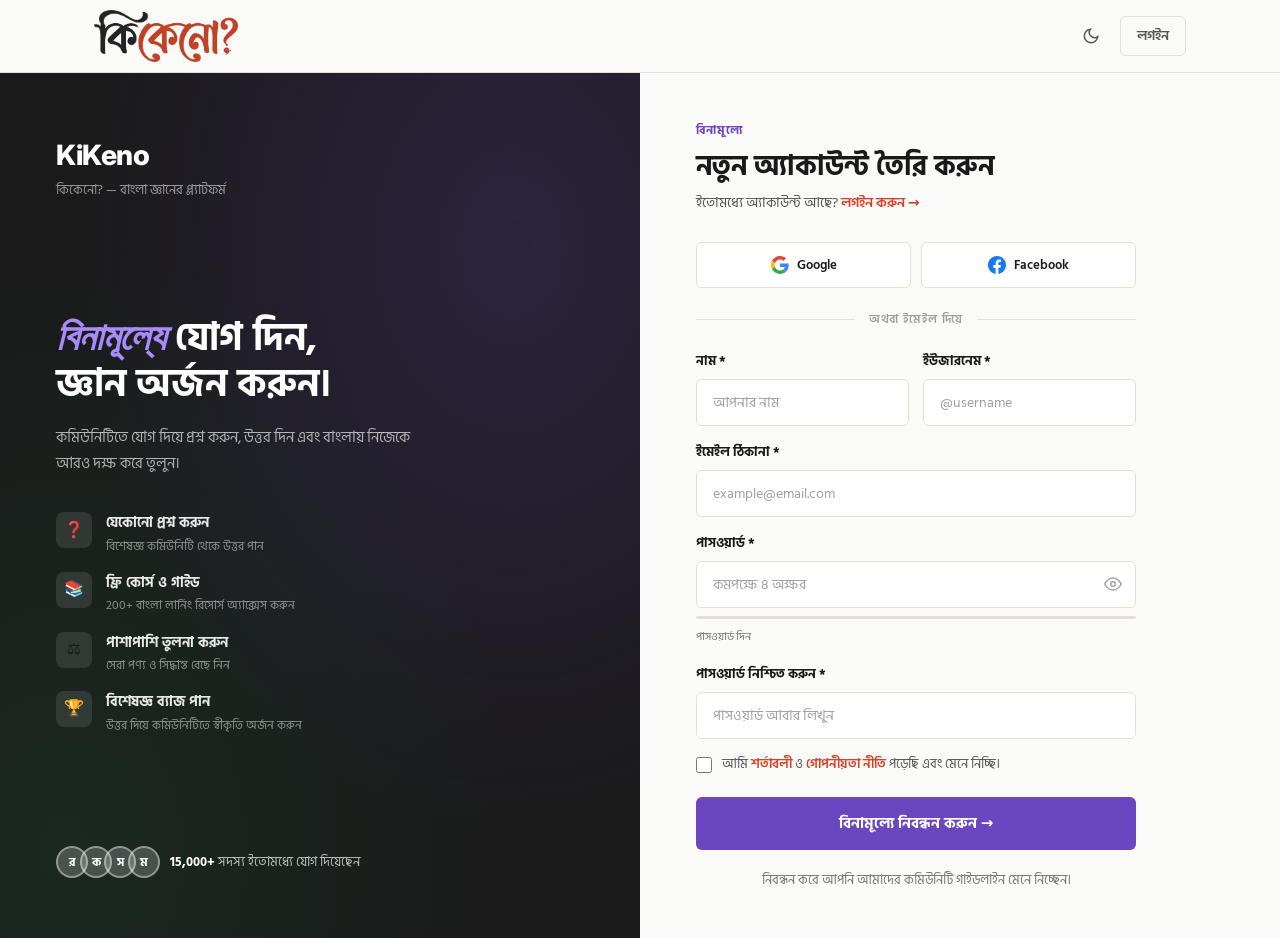
<file: register.html>
<!DOCTYPE html>
<html lang="bn" data-theme="light">
<head>
  <meta charset="UTF-8">
  <meta name="viewport" content="width=device-width, initial-scale=1.0">
  <title>নিবন্ধন — KiKeno</title>
  <meta name="description" content="KiKeno-তে বিনামূল্যে নিবন্ধন করুন এবং বাংলায় জ্ঞানের কমিউনিটিতে যোগ দিন।">
  <link rel="preconnect" href="https://fonts.googleapis.com">
  <link rel="preconnect" href="https://fonts.gstatic.com" crossorigin>
  <link href="https://fonts.googleapis.com/css2?family=Hind+Siliguri:wght@400;500;600;700&family=Inter:wght@400;500;600;700;800&family=Playfair+Display:ital,wght@0,700;1,700&display=swap" rel="stylesheet">
  <link rel="stylesheet" href="assets/css/app.css">
  <style>
    body { min-height: 100vh; display: flex; flex-direction: column; }

    .auth-shell {
      flex: 1;
      display: grid;
      grid-template-columns: 1fr 1fr;
      min-height: calc(100vh - 72px);
    }

    /* LEFT BRAND */
    .auth-brand {
      background: var(--surface-invert);
      padding: 60px 56px;
      display: flex;
      flex-direction: column;
      justify-content: space-between;
      position: relative;
      overflow: hidden;
    }
    [data-theme="dark"] .auth-brand {
      background: var(--surface-raised);
      border-right: 1px solid var(--border);
    }
    .auth-brand::before {
      content: '';
      position: absolute;
      inset: 0;
      background: radial-gradient(ellipse at 80% 20%, rgba(107,70,193,0.22) 0%, transparent 60%),
                  radial-gradient(ellipse at 10% 90%, rgba(29,122,71,0.15) 0%, transparent 55%);
      pointer-events: none;
    }
    .brand-top { position: relative; }
    .brand-logo-text { font-family: var(--font-display); font-size: 28px; font-weight: 800; color: #fff; letter-spacing: -0.5px; }
    [data-theme="dark"] .brand-logo-text { color: var(--ink); }
    .brand-logo-sub { font-size: 13px; color: rgba(255,255,255,0.55); margin-top: 2px; }
    [data-theme="dark"] .brand-logo-sub { color: var(--ink-tertiary); }

    .brand-main { position: relative; }
    .brand-headline { font-size: 38px; font-weight: 700; color: #fff; line-height: 1.2; margin-bottom: 18px; }
    [data-theme="dark"] .brand-headline { color: var(--ink); }
    .brand-headline .em { font-family: var(--font-serif); font-style: italic; color: #a78bfa; }
    .brand-sub { font-size: 15px; color: rgba(255,255,255,0.65); line-height: 1.7; max-width: 360px; }
    [data-theme="dark"] .brand-sub { color: var(--ink-secondary); }

    /* Features list */
    .feature-list { margin-top: 36px; display: flex; flex-direction: column; gap: 16px; }
    .feature-item {
      display: flex;
      align-items: flex-start;
      gap: 14px;
    }
    .feature-icon {
      width: 36px;
      height: 36px;
      border-radius: 8px;
      background: rgba(255,255,255,0.1);
      display: grid;
      place-items: center;
      flex-shrink: 0;
      font-size: 16px;
    }
    [data-theme="dark"] .feature-icon { background: var(--surface-sunken); }
    .feature-text-title { font-size: 14px; font-weight: 700; color: rgba(255,255,255,0.9); }
    [data-theme="dark"] .feature-text-title { color: var(--ink); }
    .feature-text-sub { font-size: 12px; color: rgba(255,255,255,0.5); margin-top: 2px; }
    [data-theme="dark"] .feature-text-sub { color: var(--ink-tertiary); }

    .brand-trust-row {
      display: flex;
      align-items: center;
      gap: 10px;
      position: relative;
    }
    .trust-avatars { display: flex; }
    .trust-avatar {
      width: 32px;
      height: 32px;
      border-radius: 50%;
      background: rgba(255,255,255,0.2);
      border: 2px solid rgba(255,255,255,0.4);
      display: grid;
      place-items: center;
      font-size: 12px;
      font-weight: 700;
      color: #fff;
      margin-left: -8px;
    }
    .trust-avatars .trust-avatar:first-child { margin-left: 0; }
    .trust-text { font-size: 13px; color: rgba(255,255,255,0.7); }
    [data-theme="dark"] .trust-text { color: var(--ink-secondary); }
    .trust-text strong { color: #fff; }
    [data-theme="dark"] .trust-text strong { color: var(--ink); }

    /* RIGHT PANEL */
    .auth-form-panel {
      padding: 48px 56px;
      display: flex;
      flex-direction: column;
      justify-content: center;
      background: var(--surface);
      overflow-y: auto;
    }
    .auth-form-inner { max-width: 440px; width: 100%; }

    .auth-eyebrow { font-size: 12px; font-weight: 700; text-transform: uppercase; letter-spacing: 0.08em; color: var(--purple); margin-bottom: 10px; }
    .auth-title { font-size: 28px; font-weight: 700; color: var(--ink); line-height: 1.2; margin-bottom: 8px; }
    .auth-subtitle { font-size: 14px; color: var(--ink-secondary); margin-bottom: 28px; }
    .auth-subtitle a { color: var(--accent); font-weight: 600; }

    /* Social */
    .social-auth { display: flex; gap: 10px; margin-bottom: 22px; }
    .btn-social {
      flex: 1;
      display: flex;
      align-items: center;
      justify-content: center;
      gap: 8px;
      padding: 11px 16px;
      font-size: 13px;
      font-weight: 600;
      font-family: var(--font-body);
      color: var(--ink);
      background: var(--surface-raised);
      border: 1.5px solid var(--border);
      border-radius: var(--radius);
      cursor: pointer;
      transition: border-color 0.15s, box-shadow 0.15s;
      white-space: nowrap;
    }
    .btn-social:hover { border-color: var(--border-strong); box-shadow: var(--shadow-sm); }

    .auth-divider { display: flex; align-items: center; gap: 14px; margin-bottom: 22px; color: var(--ink-faint); font-size: 12px; font-weight: 600; letter-spacing: 0.05em; }
    .auth-divider::before, .auth-divider::after { content: ''; flex: 1; height: 1px; background: var(--border); }

    /* Form row */
    .form-row { display: grid; grid-template-columns: 1fr 1fr; gap: 14px; }
    .auth-field { margin-bottom: 16px; }
    .auth-label { display: block; font-size: 13px; font-weight: 700; color: var(--ink); margin-bottom: 7px; }
    .auth-input {
      width: 100%;
      padding: 11px 16px;
      font-size: 14px;
      font-family: var(--font-body);
      color: var(--ink);
      background: var(--surface-raised);
      border: 1.5px solid var(--border);
      border-radius: var(--radius);
      outline: none;
      transition: border-color 0.2s, box-shadow 0.2s;
    }
    .auth-input:focus { border-color: var(--purple); box-shadow: 0 0 0 3px var(--purple-bg); }
    .auth-input::placeholder { color: var(--ink-faint); }
    .auth-input.error { border-color: #e53e3e; }

    /* Password strength */
    .pass-strength { margin-top: 8px; }
    .strength-bar { height: 3px; background: var(--border); border-radius: 2px; overflow: hidden; margin-bottom: 4px; }
    .strength-fill { height: 100%; border-radius: 2px; transition: width 0.3s, background 0.3s; width: 0%; }
    .strength-label { font-size: 11px; color: var(--ink-tertiary); }

    /* Terms */
    .terms-check { display: flex; align-items: flex-start; gap: 10px; margin-bottom: 22px; }
    .terms-check input[type="checkbox"] { accent-color: var(--purple); width: 16px; height: 16px; flex-shrink: 0; margin-top: 2px; }
    .terms-check span { font-size: 13px; color: var(--ink-secondary); line-height: 1.5; }
    .terms-check a { color: var(--accent); font-weight: 600; }

    .btn-auth {
      width: 100%;
      padding: 14px;
      font-size: 15px;
      font-weight: 700;
      font-family: var(--font-body);
      color: #fff;
      background: var(--purple);
      border: none;
      border-radius: var(--radius);
      cursor: pointer;
      transition: opacity 0.15s, transform 0.1s;
    }
    .btn-auth:hover { opacity: 0.9; }
    .btn-auth:active { transform: scale(0.99); }
    .btn-auth:disabled { opacity: 0.6; cursor: not-allowed; }

    .auth-footer-note { text-align: center; margin-top: 20px; font-size: 13px; color: var(--ink-tertiary); }
    .auth-footer-note a { color: var(--accent); font-weight: 600; }

    @media (max-width: 900px) {
      .auth-shell { grid-template-columns: 1fr; }
      .auth-brand { display: none; }
      .auth-form-panel { padding: 40px 24px; }
      .social-auth { flex-direction: column; }
      .form-row { grid-template-columns: 1fr; }
    }
  </style>
</head>
<body>

<!-- ▸ NAVBAR -->
<header class="navbar">
  <div class="wrap navbar-inner">
    <div class="navbar-left">
      <a href="index.html" class="logo"><img src="assets/images/logo.png" alt="কিকেনো?"></a>
    </div>
    <div class="navbar-right">
      <button class="icon-circle" id="themeToggle" title="থিম বদলান">
        <svg id="iconMoon" width="18" height="18" viewBox="0 0 24 24" fill="none" stroke="currentColor" stroke-width="2"><path d="M21 12.79A9 9 0 1111.21 3 7 7 0 0021 12.79z"/></svg>
        <svg id="iconSun" style="display:none" width="18" height="18" viewBox="0 0 24 24" fill="none" stroke="currentColor" stroke-width="2"><circle cx="12" cy="12" r="5"/><path d="M12 1v2M12 21v2M4.22 4.22l1.42 1.42M18.36 18.36l1.42 1.42M1 12h2M21 12h2M4.22 19.78l1.42-1.42M18.36 5.64l1.42-1.42"/></svg>
      </button>
      <a href="login.html" class="btn-ghost">লগইন</a>
    </div>
  </div>
</header>

<!-- ▸ AUTH SHELL -->
<div class="auth-shell">

  <!-- LEFT BRAND PANEL -->
  <div class="auth-brand">
    <div class="brand-top">
      <p class="brand-logo-text">KiKeno</p>
      <p class="brand-logo-sub">কিকেনো? — বাংলা জ্ঞানের প্ল্যাটফর্ম</p>
    </div>

    <div class="brand-main">
      <h2 class="brand-headline">
        <span class="em">বিনামূল্যে</span> যোগ দিন,<br>জ্ঞান অর্জন করুন।
      </h2>
      <p class="brand-sub">
        কমিউনিটিতে যোগ দিয়ে প্রশ্ন করুন, উত্তর দিন এবং বাংলায় নিজেকে আরও দক্ষ করে তুলুন।
      </p>
      <div class="feature-list">
        <div class="feature-item">
          <div class="feature-icon">❓</div>
          <div>
            <p class="feature-text-title">যেকোনো প্রশ্ন করুন</p>
            <p class="feature-text-sub">বিশেষজ্ঞ কমিউনিটি থেকে উত্তর পান</p>
          </div>
        </div>
        <div class="feature-item">
          <div class="feature-icon">📚</div>
          <div>
            <p class="feature-text-title">ফ্রি কোর্স ও গাইড</p>
            <p class="feature-text-sub">200+ বাংলা লার্নিং রিসোর্স অ্যাক্সেস করুন</p>
          </div>
        </div>
        <div class="feature-item">
          <div class="feature-icon">⚖️</div>
          <div>
            <p class="feature-text-title">পাশাপাশি তুলনা করুন</p>
            <p class="feature-text-sub">সেরা পণ্য ও সিদ্ধান্ত বেছে নিন</p>
          </div>
        </div>
        <div class="feature-item">
          <div class="feature-icon">🏆</div>
          <div>
            <p class="feature-text-title">বিশেষজ্ঞ ব্যাজ পান</p>
            <p class="feature-text-sub">উত্তর দিয়ে কমিউনিটিতে স্বীকৃতি অর্জন করুন</p>
          </div>
        </div>
      </div>
    </div>

    <div class="brand-trust-row">
      <div class="trust-avatars">
        <div class="trust-avatar">র</div>
        <div class="trust-avatar">ক</div>
        <div class="trust-avatar">স</div>
        <div class="trust-avatar">ম</div>
      </div>
      <p class="trust-text"><strong>15,000+</strong> সদস্য ইতোমধ্যে যোগ দিয়েছেন</p>
    </div>
  </div>

  <!-- RIGHT FORM PANEL -->
  <div class="auth-form-panel">
    <div class="auth-form-inner">
      <p class="auth-eyebrow">বিনামূল্যে</p>
      <h1 class="auth-title">নতুন অ্যাকাউন্ট তৈরি করুন</h1>
      <p class="auth-subtitle">
        ইতোমধ্যে অ্যাকাউন্ট আছে? <a href="login.html">লগইন করুন →</a>
      </p>

      <!-- SOCIAL -->
      <div class="social-auth">
        <button class="btn-social" onclick="alert('Google OAuth শীঘ্রই আসছে!')">
          <svg width="18" height="18" viewBox="0 0 48 48"><path fill="#EA4335" d="M24 9.5c3.54 0 6.71 1.22 9.21 3.6l6.85-6.85C35.9 2.38 30.47 0 24 0 14.62 0 6.51 5.38 2.56 13.22l7.98 6.19C12.43 13.72 17.74 9.5 24 9.5z"/><path fill="#4285F4" d="M46.98 24.55c0-1.57-.15-3.09-.38-4.55H24v9.02h12.94c-.58 2.96-2.26 5.48-4.78 7.18l7.73 6c4.51-4.18 7.09-10.36 7.09-17.65z"/><path fill="#FBBC05" d="M10.53 28.59c-.48-1.45-.76-2.99-.76-4.59s.27-3.14.76-4.59l-7.98-6.19C.92 16.46 0 20.12 0 24c0 3.88.92 7.54 2.56 10.78l7.97-6.19z"/><path fill="#34A853" d="M24 48c6.48 0 11.93-2.13 15.89-5.81l-7.73-6c-2.18 1.48-4.97 2.31-8.16 2.31-6.26 0-11.57-4.22-13.47-9.91l-7.98 6.19C6.51 42.62 14.62 48 24 48z"/></svg>
          Google
        </button>
        <button class="btn-social" onclick="alert('Facebook OAuth শীঘ্রই আসছে!')">
          <svg width="18" height="18" viewBox="0 0 24 24" fill="#1877F2"><path d="M24 12.073c0-6.627-5.373-12-12-12s-12 5.373-12 12c0 5.99 4.388 10.954 10.125 11.854v-8.385H7.078v-3.47h3.047V9.43c0-3.007 1.792-4.669 4.533-4.669 1.312 0 2.686.235 2.686.235v2.953H15.83c-1.491 0-1.956.925-1.956 1.874v2.25h3.328l-.532 3.47h-2.796v8.385C19.612 23.027 24 18.062 24 12.073z"/></svg>
          Facebook
        </button>
      </div>

      <div class="auth-divider">অথবা ইমেইল দিয়ে</div>

      <!-- FORM -->
      <form id="registerForm" onsubmit="handleRegister(event)" novalidate>
        <div class="form-row">
          <div class="auth-field">
            <label class="auth-label" for="reg-fname">নাম *</label>
            <input class="auth-input" type="text" id="reg-fname" placeholder="আপনার নাম" required autocomplete="given-name">
          </div>
          <div class="auth-field">
            <label class="auth-label" for="reg-username">ইউজারনেম *</label>
            <input class="auth-input" type="text" id="reg-username" placeholder="@username" required autocomplete="username">
          </div>
        </div>

        <div class="auth-field">
          <label class="auth-label" for="reg-email">ইমেইল ঠিকানা *</label>
          <input class="auth-input" type="email" id="reg-email" placeholder="example@email.com" required autocomplete="email">
        </div>

        <div class="auth-field">
          <label class="auth-label" for="reg-pass">পাসওয়ার্ড *</label>
          <div style="position:relative;">
            <input class="auth-input" type="password" id="reg-pass" placeholder="কমপক্ষে 8 অক্ষর" required autocomplete="new-password" style="padding-right:48px;" oninput="checkStrength(this.value)">
            <button type="button" onclick="togglePassword('reg-pass', this)"
              style="position:absolute;right:14px;top:50%;transform:translateY(-50%);background:none;border:none;cursor:pointer;color:var(--ink-faint);padding:0;display:grid;place-items:center;">
              <svg width="18" height="18" viewBox="0 0 24 24" fill="none" stroke="currentColor" stroke-width="2"><path d="M1 12s4-8 11-8 11 8 11 8-4 8-11 8-11-8-11-8z"/><circle cx="12" cy="12" r="3"/></svg>
            </button>
          </div>
          <div class="pass-strength">
            <div class="strength-bar"><div class="strength-fill" id="strengthFill"></div></div>
            <span class="strength-label" id="strengthLabel">পাসওয়ার্ড দিন</span>
          </div>
        </div>

        <div class="auth-field">
          <label class="auth-label" for="reg-pass2">পাসওয়ার্ড নিশ্চিত করুন *</label>
          <input class="auth-input" type="password" id="reg-pass2" placeholder="পাসওয়ার্ড আবার লিখুন" required autocomplete="new-password">
        </div>

        <div class="terms-check">
          <input type="checkbox" id="reg-terms" required>
          <span>আমি <a href="#">শর্তাবলী</a> ও <a href="#">গোপনীয়তা নীতি</a> পড়েছি এবং মেনে নিচ্ছি।</span>
        </div>

        <button type="submit" class="btn-auth" id="regBtn">বিনামূল্যে নিবন্ধন করুন →</button>
      </form>

      <p class="auth-footer-note">
        নিবন্ধন করে আপনি আমাদের কমিউনিটি গাইডলাইন মেনে নিচ্ছেন।
      </p>
    </div>
  </div>

</div>

<script>
  /* Theme */
  const toggle = document.getElementById('themeToggle');
  const moon = document.getElementById('iconMoon');
  const sun = document.getElementById('iconSun');
  const html = document.documentElement;
  const saved = localStorage.getItem('kikeno-theme') || 'light';
  html.setAttribute('data-theme', saved);
  if (saved === 'dark') { moon.style.display = 'none'; sun.style.display = 'block'; }
  toggle.addEventListener('click', () => {
    const next = html.getAttribute('data-theme') === 'light' ? 'dark' : 'light';
    html.setAttribute('data-theme', next);
    localStorage.setItem('kikeno-theme', next);
    moon.style.display = next === 'dark' ? 'none' : 'block';
    sun.style.display = next === 'dark' ? 'block' : 'none';
  });

  /* Password visibility */
  function togglePassword(inputId, btn) {
    const input = document.getElementById(inputId);
    const isText = input.type === 'text';
    input.type = isText ? 'password' : 'text';
    btn.style.opacity = isText ? '1' : '0.4';
  }

  /* Strength meter */
  function checkStrength(val) {
    const fill = document.getElementById('strengthFill');
    const label = document.getElementById('strengthLabel');
    let score = 0;
    if (val.length >= 8) score++;
    if (/[A-Z]/.test(val)) score++;
    if (/[0-9]/.test(val)) score++;
    if (/[^A-Za-z0-9]/.test(val)) score++;
    const levels = [
      { w: '0%', c: 'transparent', t: 'পাসওয়ার্ড দিন' },
      { w: '25%', c: '#e53e3e', t: 'খুব দুর্বল' },
      { w: '50%', c: '#d69e2e', t: 'মাঝারি' },
      { w: '75%', c: '#3182ce', t: 'ভালো' },
      { w: '100%', c: '#38a169', t: 'শক্তিশালী ✓' },
    ];
    fill.style.width = levels[score].w;
    fill.style.background = levels[score].c;
    label.textContent = val ? levels[score].t : levels[0].t;
    label.style.color = levels[score].c;
  }

  /* Register */
  function handleRegister(e) {
    e.preventDefault();
    const pass = document.getElementById('reg-pass').value;
    const pass2 = document.getElementById('reg-pass2').value;
    const p2 = document.getElementById('reg-pass2');
    if (pass !== pass2) {
      p2.classList.add('error');
      p2.focus();
      return;
    }
    p2.classList.remove('error');
    const btn = document.getElementById('regBtn');
    btn.textContent = 'নিবন্ধন হচ্ছে…';
    btn.disabled = true;
    setTimeout(() => { window.location.href = 'index.html'; }, 1400);
  }
</script>
</body>
</html>
</file>
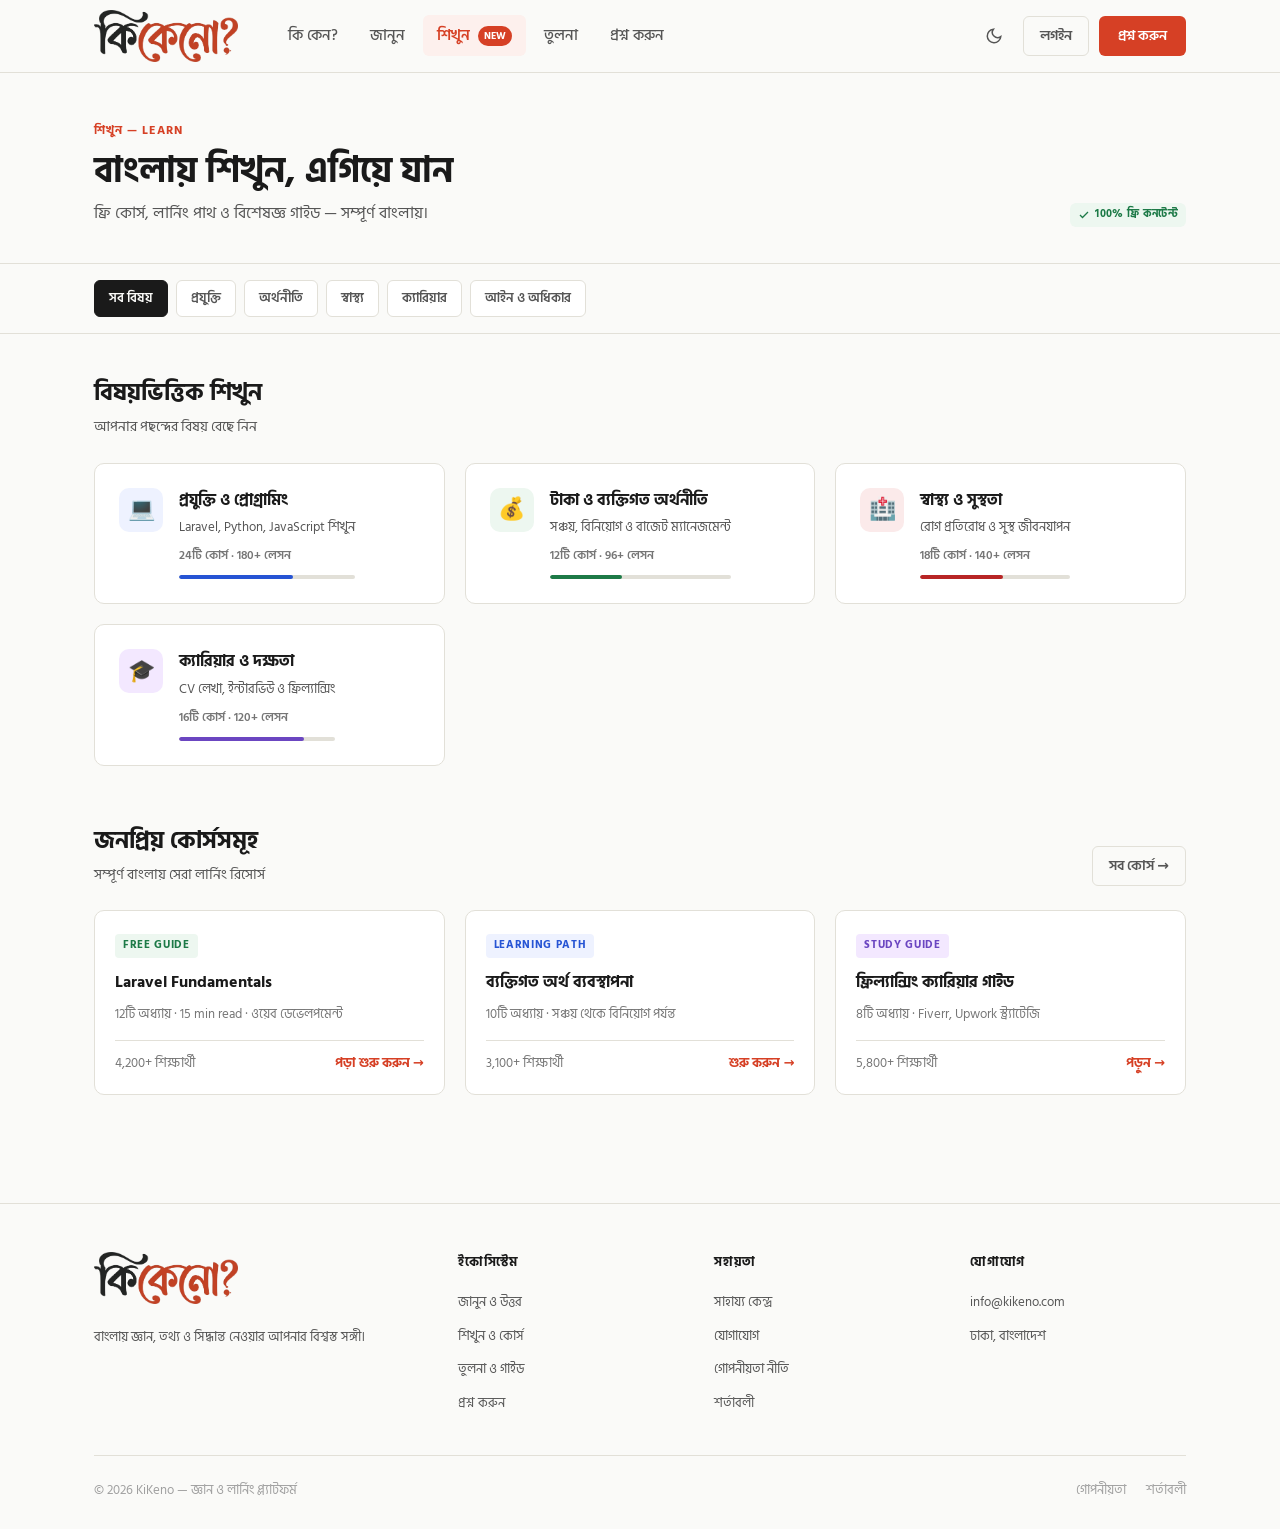
<file: shikhun.html>
<!DOCTYPE html>
<html lang="bn" data-theme="light">
<head>
  <meta charset="UTF-8">
  <meta name="viewport" content="width=device-width, initial-scale=1.0">
  <title>শিখুন — KiKeno বাংলা লার্নিং প্ল্যাটফর্ম</title>
  <meta name="description" content="বাংলায় ফ্রি কোর্স, লার্নিং পাথ ও স্টাডি গাইড। প্রযুক্তি, অর্থনীতি, স্বাস্থ্য ও আরও অনেক বিষয়ে দক্ষ হয়ে উঠুন।">
  <link rel="preconnect" href="https://fonts.googleapis.com">
  <link rel="preconnect" href="https://fonts.gstatic.com" crossorigin>
  <link href="https://fonts.googleapis.com/css2?family=Hind+Siliguri:wght@400;500;600;700&family=Inter:wght@400;500;600;700;800&family=Playfair+Display:ital,wght@0,700;1,700&display=swap" rel="stylesheet">
  <link rel="stylesheet" href="assets/css/app.css">
  <style>
    .category-grid { display: grid; grid-template-columns: repeat(auto-fit, minmax(260px, 1fr)); gap: 20px; margin-top: 24px; }
    .category-card { background: var(--surface-raised); border: 1px solid var(--border); border-radius: var(--radius-lg); padding: 24px; display: flex; gap: 16px; align-items: flex-start; transition: border-color 0.2s, box-shadow 0.2s; cursor: pointer; }
    .category-card:hover { border-color: var(--accent); box-shadow: var(--shadow-md); }
    .cat-icon { width: 44px; height: 44px; border-radius: 10px; display: grid; place-items: center; font-size: 22px; flex-shrink: 0; }
    .cat-title { font-size: 16px; font-weight: 700; color: var(--ink); }
    .cat-sub { font-size: 13px; color: var(--ink-secondary); margin-top: 4px; }
    .cat-count { font-size: 12px; font-weight: 600; color: var(--ink-tertiary); margin-top: 8px; }
    .progress-bar { height: 4px; background: var(--border); border-radius: 2px; margin-top: 10px; overflow: hidden; }
    .progress-fill { height: 100%; border-radius: 2px; background: var(--accent); }
  </style>
</head>
<body>

<!-- ▸ NAVBAR -->
<header class="navbar">
  <div class="wrap navbar-inner">
    <div class="navbar-left">
      <a href="index.html" class="logo"><img src="assets/images/logo.png" alt="কিকেনো?"></a>
      <ul class="nav-menu">
        <li><a href="index.html">কি কেন?</a></li>
        <li><a href="janun.html">জানুন</a></li>
        <li><a href="shikhun.html" class="current">শিখুন <span class="nav-badge">NEW</span></a></li>
        <li><a href="tulona.html">তুলনা</a></li>
        <li><a href="proshno.html">প্রশ্ন করুন</a></li>
      </ul>
    </div>
    <div class="navbar-right">
      <button class="icon-circle" id="themeToggle" title="থিম বদলান">
        <svg id="iconMoon" width="18" height="18" viewBox="0 0 24 24" fill="none" stroke="currentColor" stroke-width="2"><path d="M21 12.79A9 9 0 1111.21 3 7 7 0 0021 12.79z"/></svg>
        <svg id="iconSun" style="display:none" width="18" height="18" viewBox="0 0 24 24" fill="none" stroke="currentColor" stroke-width="2"><circle cx="12" cy="12" r="5"/><path d="M12 1v2M12 21v2M4.22 4.22l1.42 1.42M18.36 18.36l1.42 1.42M1 12h2M21 12h2M4.22 19.78l1.42-1.42M18.36 5.64l1.42-1.42"/></svg>
      </button>
      <a href="login.html" class="btn-ghost">লগইন</a>
      <a href="proshno.html" class="btn-solid">প্রশ্ন করুন</a>
      <button class="mobile-toggle" id="mobileToggle" aria-label="মেনু">
        <svg width="22" height="22" viewBox="0 0 24 24" fill="none" stroke="currentColor" stroke-width="2"><path d="M4 6h16M4 12h16M4 18h16"/></svg>
      </button>
    </div>
  </div>
  <nav class="nav-mobile" id="mobileMenu">
    <ul>
      <li><a href="index.html">কি কেন?</a></li>
      <li><a href="janun.html">জানুন</a></li>
      <li><a href="shikhun.html">শিখুন</a></li>
      <li><a href="tulona.html">তুলনা</a></li>
      <li><a href="proshno.html">প্রশ্ন করুন</a></li>
    </ul>
    <div style="display:flex; gap:10px; margin-top:12px;">
      <a href="login.html" class="btn-ghost" style="flex:1;">লগইন</a>
      <a href="proshno.html" class="btn-solid" style="flex:1;">প্রশ্ন করুন</a>
    </div>
  </nav>
</header>

<!-- ▸ PAGE HEADER -->
<div class="page-header">
  <div class="wrap page-header-inner">
    <div>
      <p class="page-eyebrow">শিখুন — Learn</p>
      <h1 class="page-title">বাংলায় শিখুন, এগিয়ে যান</h1>
      <p class="page-subtitle">ফ্রি কোর্স, লার্নিং পাথ ও বিশেষজ্ঞ গাইড — সম্পূর্ণ বাংলায়।</p>
    </div>
    <div style="display:flex; gap:10px; align-items:center;">
      <span class="expert-badge expert-badge--verified"><svg width="12" height="12" viewBox="0 0 24 24" fill="none" stroke="currentColor" stroke-width="2.5"><polyline points="20 6 9 17 4 12"/></svg> 100% ফ্রি কনটেন্ট</span>
    </div>
  </div>
</div>

<!-- ▸ TOPICS BAR -->
<div class="topics-bar">
  <div class="wrap">
    <ul class="topics-list">
      <li><a class="topic-pill selected" href="#">সব বিষয়</a></li>
      <li><a class="topic-pill" href="#">প্রযুক্তি</a></li>
      <li><a class="topic-pill" href="#">অর্থনীতি</a></li>
      <li><a class="topic-pill" href="#">স্বাস্থ্য</a></li>
      <li><a class="topic-pill" href="#">ক্যারিয়ার</a></li>
      <li><a class="topic-pill" href="#">আইন ও অধিকার</a></li>
    </ul>
  </div>
</div>

<!-- ▸ MAIN CONTENT -->
<div class="wrap" style="padding-top:40px; padding-bottom:60px;">

  <!-- CATEGORIES -->
  <div class="section-header">
    <div>
      <h2 class="section-title">বিষয়ভিত্তিক শিখুন</h2>
      <p class="section-sub">আপনার পছন্দের বিষয় বেছে নিন</p>
    </div>
  </div>
  <div class="category-grid">
    <a href="#" class="category-card">
      <div class="cat-icon" style="background:var(--blue-bg);color:var(--blue);">💻</div>
      <div>
        <p class="cat-title">প্রযুক্তি ও প্রোগ্রামিং</p>
        <p class="cat-sub">Laravel, Python, JavaScript শিখুন</p>
        <p class="cat-count">24টি কোর্স · 180+ লেসন</p>
        <div class="progress-bar"><div class="progress-fill" style="width:65%;background:var(--blue);"></div></div>
      </div>
    </a>
    <a href="#" class="category-card">
      <div class="cat-icon" style="background:var(--green-bg);color:var(--green);">💰</div>
      <div>
        <p class="cat-title">টাকা ও ব্যক্তিগত অর্থনীতি</p>
        <p class="cat-sub">সঞ্চয়, বিনিয়োগ ও বাজেট ম্যানেজমেন্ট</p>
        <p class="cat-count">12টি কোর্স · 96+ লেসন</p>
        <div class="progress-bar"><div class="progress-fill" style="width:40%;background:var(--green);"></div></div>
      </div>
    </a>
    <a href="#" class="category-card">
      <div class="cat-icon" style="background:#fbeaea;color:#b82525;">🏥</div>
      <div>
        <p class="cat-title">স্বাস্থ্য ও সুস্থতা</p>
        <p class="cat-sub">রোগ প্রতিরোধ ও সুস্থ জীবনযাপন</p>
        <p class="cat-count">18টি কোর্স · 140+ লেসন</p>
        <div class="progress-bar"><div class="progress-fill" style="width:55%;background:#b82525;"></div></div>
      </div>
    </a>
    <a href="#" class="category-card">
      <div class="cat-icon" style="background:var(--purple-bg);color:var(--purple);">🎓</div>
      <div>
        <p class="cat-title">ক্যারিয়ার ও দক্ষতা</p>
        <p class="cat-sub">CV লেখা, ইন্টারভিউ ও ফ্রিল্যান্সিং</p>
        <p class="cat-count">16টি কোর্স · 120+ লেসন</p>
        <div class="progress-bar"><div class="progress-fill" style="width:80%;background:var(--purple);"></div></div>
      </div>
    </a>
  </div>

  <!-- COURSES -->
  <div class="section-header" style="margin-top:56px;">
    <div>
      <h2 class="section-title">জনপ্রিয় কোর্সসমূহ</h2>
      <p class="section-sub">সম্পূর্ণ বাংলায় সেরা লার্নিং রিসোর্স</p>
    </div>
    <a href="#" class="btn-ghost">সব কোর্স →</a>
  </div>
  <div class="learn-grid">
    <div class="learn-card">
      <div>
        <span class="learn-type learn-type--free">FREE GUIDE</span>
        <h3 class="learn-card-title">Laravel Fundamentals</h3>
        <p class="learn-card-meta">12টি অধ্যায় · 15 min read · ওয়েব ডেভেলপমেন্ট</p>
      </div>
      <div class="learn-card-footer">
        <span style="font-size:13px;color:var(--ink-tertiary);">4,200+ শিক্ষার্থী</span>
        <a href="#" class="learn-link">পড়া শুরু করুন →</a>
      </div>
    </div>
    <div class="learn-card">
      <div>
        <span class="learn-type learn-type--path">LEARNING PATH</span>
        <h3 class="learn-card-title">ব্যক্তিগত অর্থ ব্যবস্থাপনা</h3>
        <p class="learn-card-meta">10টি অধ্যায় · সঞ্চয় থেকে বিনিয়োগ পর্যন্ত</p>
      </div>
      <div class="learn-card-footer">
        <span style="font-size:13px;color:var(--ink-tertiary);">3,100+ শিক্ষার্থী</span>
        <a href="#" class="learn-link">শুরু করুন →</a>
      </div>
    </div>
    <div class="learn-card">
      <div>
        <span class="learn-type learn-type--study">STUDY GUIDE</span>
        <h3 class="learn-card-title">ফ্রিল্যান্সিং ক্যারিয়ার গাইড</h3>
        <p class="learn-card-meta">8টি অধ্যায় · Fiverr, Upwork স্ট্র্যাটেজি</p>
      </div>
      <div class="learn-card-footer">
        <span style="font-size:13px;color:var(--ink-tertiary);">5,800+ শিক্ষার্থী</span>
        <a href="#" class="learn-link">পড়ুন →</a>
      </div>
    </div>
  </div>
</div>

<!-- ▸ FOOTER -->
<footer class="site-footer">
  <div class="wrap">
    <div class="footer-top">
      <div>
        <a href="index.html" class="logo"><img src="assets/images/logo.png" alt="কিকেনো?"></a>
        <p class="footer-brand-text">বাংলায় জ্ঞান, তথ্য ও সিদ্ধান্ত নেওয়ার আপনার বিশ্বস্ত সঙ্গী।</p>
      </div>
      <div class="footer-col">
        <h5>ইকোসিস্টেম</h5>
        <ul>
          <li><a href="janun.html">জানুন ও উত্তর</a></li>
          <li><a href="shikhun.html">শিখুন ও কোর্স</a></li>
          <li><a href="tulona.html">তুলনা ও গাইড</a></li>
          <li><a href="proshno.html">প্রশ্ন করুন</a></li>
        </ul>
      </div>
      <div class="footer-col">
        <h5>সহায়তা</h5>
        <ul>
          <li><a href="#">সাহায্য কেন্দ্র</a></li>
          <li><a href="#">যোগাযোগ</a></li>
          <li><a href="#">গোপনীয়তা নীতি</a></li>
          <li><a href="#">শর্তাবলী</a></li>
        </ul>
      </div>
      <div class="footer-col">
        <h5>যোগাযোগ</h5>
        <ul>
          <li><a href="mailto:info@kikeno.com">info@kikeno.com</a></li>
          <li><a href="#">ঢাকা, বাংলাদেশ</a></li>
        </ul>
      </div>
    </div>
    <div class="footer-bottom">
      <span>© 2026 KiKeno — জ্ঞান ও লার্নিং প্ল্যাটফর্ম</span>
      <div class="footer-bottom-links"><a href="#">গোপনীয়তা</a><a href="#">শর্তাবলী</a></div>
    </div>
  </div>
</footer>

<script>
  const toggle = document.getElementById('themeToggle');
  const moon = document.getElementById('iconMoon');
  const sun = document.getElementById('iconSun');
  const html = document.documentElement;
  const saved = localStorage.getItem('kikeno-theme') || 'light';
  html.setAttribute('data-theme', saved);
  if (saved === 'dark') { moon.style.display = 'none'; sun.style.display = 'block'; }
  toggle.addEventListener('click', () => {
    const next = html.getAttribute('data-theme') === 'light' ? 'dark' : 'light';
    html.setAttribute('data-theme', next);
    localStorage.setItem('kikeno-theme', next);
    moon.style.display = next === 'dark' ? 'none' : 'block';
    sun.style.display = next === 'dark' ? 'block' : 'none';
  });
  document.getElementById('mobileToggle').addEventListener('click', () => {
    document.getElementById('mobileMenu').classList.toggle('open');
  });
  document.querySelectorAll('.topic-pill').forEach(pill => {
    pill.addEventListener('click', e => { e.preventDefault(); document.querySelectorAll('.topic-pill').forEach(p => p.classList.remove('selected')); pill.classList.add('selected'); });
  });
</script>
</body>
</html>
</file>
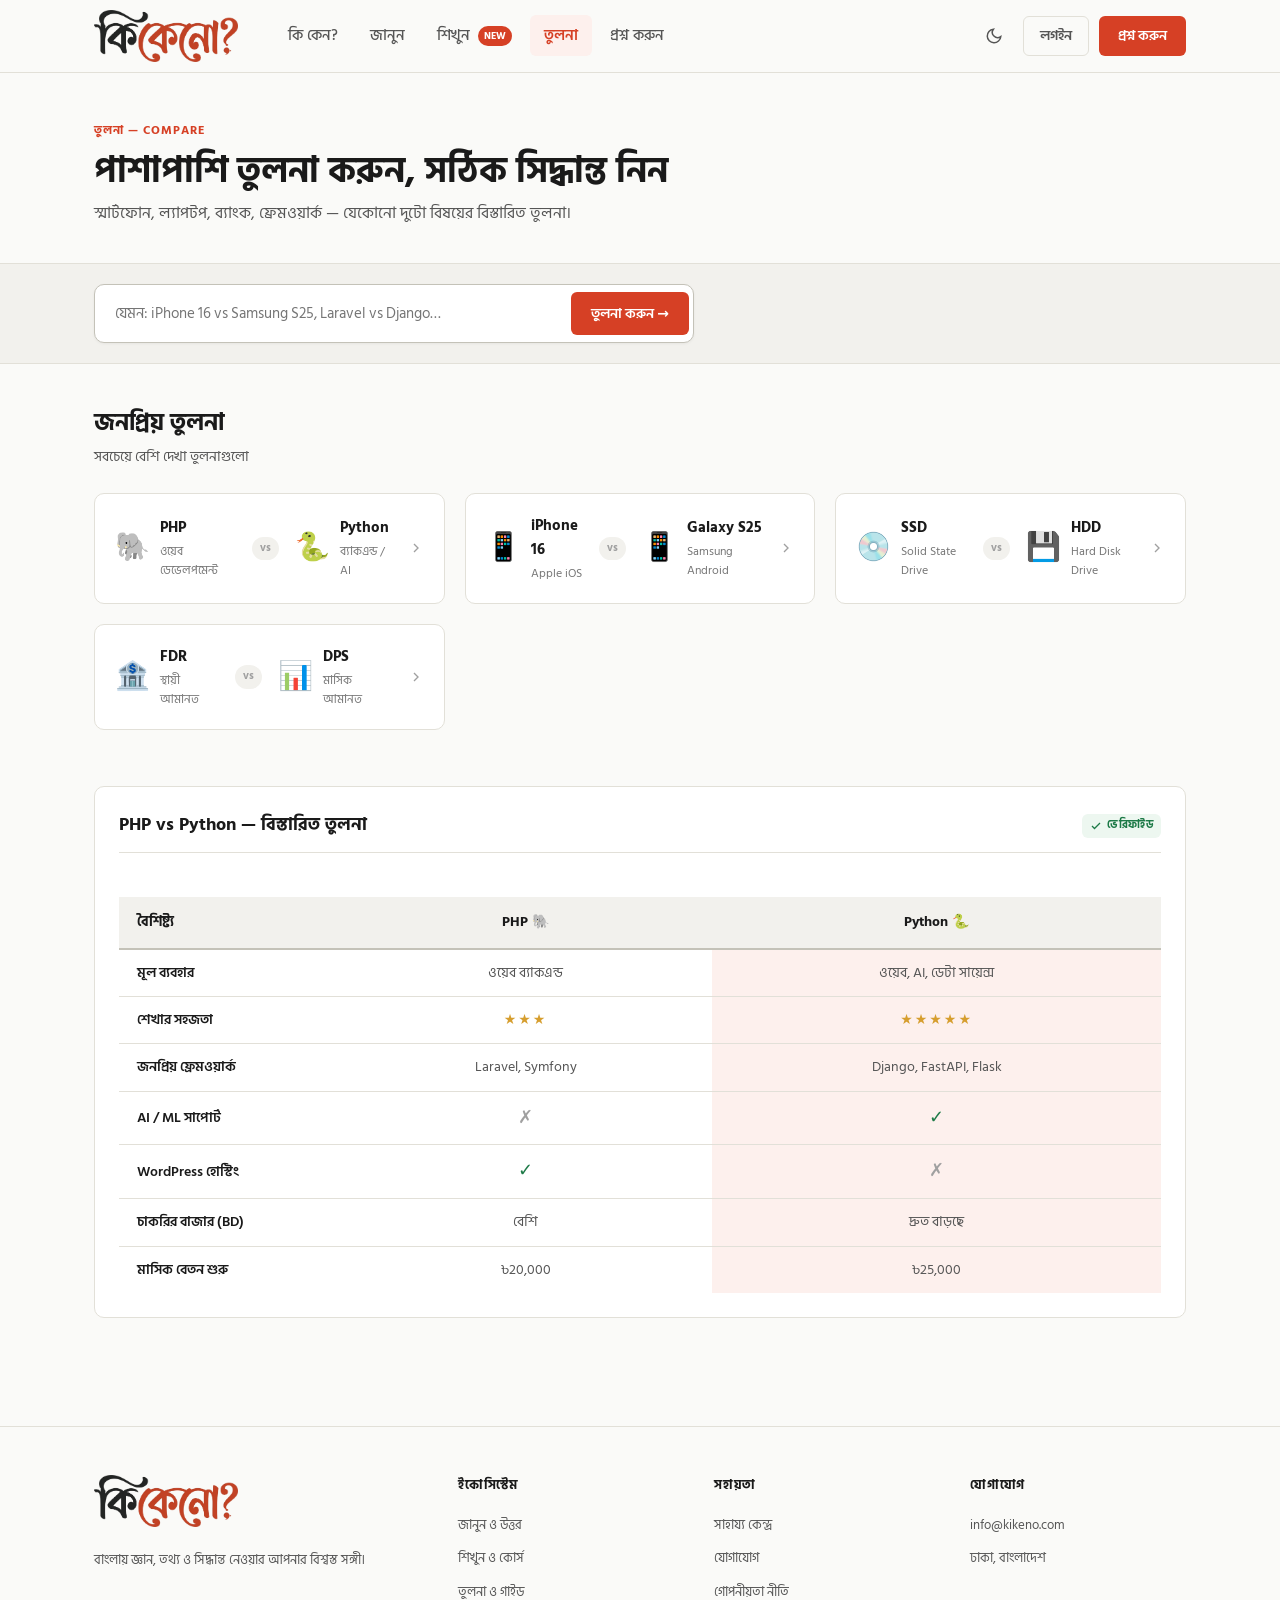
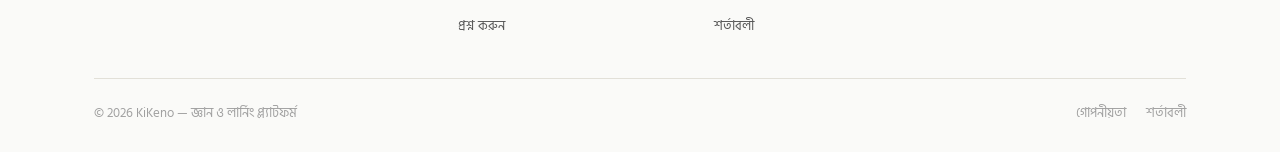
<file: tulona.html>
<!DOCTYPE html>
<html lang="bn" data-theme="light">
<head>
  <meta charset="UTF-8">
  <meta name="viewport" content="width=device-width, initial-scale=1.0">
  <title>তুলনা — KiKeno বাংলা তুলনা প্ল্যাটফর্ম</title>
  <meta name="description" content="বাংলায় পণ্য, সেবা ও বিষয়গুলো পাশাপাশি তুলনা করুন। স্মার্টফোন, ল্যাপটপ, ব্যাংক, বীমা, ফ্রেমওয়ার্ক — সবকিছু এক জায়গায়।">
  <link rel="preconnect" href="https://fonts.googleapis.com">
  <link rel="preconnect" href="https://fonts.gstatic.com" crossorigin>
  <link href="https://fonts.googleapis.com/css2?family=Hind+Siliguri:wght@400;500;600;700&family=Inter:wght@400;500;600;700;800&family=Playfair+Display:ital,wght@0,700;1,700&display=swap" rel="stylesheet">
  <link rel="stylesheet" href="assets/css/app.css">
  <style>
    .compare-search-bar { background: var(--surface-raised); border: 1.5px solid var(--border-strong); border-radius: var(--radius-lg); padding: 4px; display: flex; align-items: center; max-width: 600px; box-shadow: var(--shadow-sm); transition: border-color 0.2s; }
    .compare-search-bar:focus-within { border-color: var(--accent); }
    .compare-search-bar input { flex: 1; padding: 12px 16px; font-size: 15px; font-family: var(--font-body); color: var(--ink); background: transparent; border: none; outline: none; }
    .compare-search-bar button { padding: 10px 20px; background: var(--accent); color: #fff; border: none; border-radius: var(--radius); font-size: 14px; font-weight: 600; font-family: var(--font-body); cursor: pointer; transition: background 0.15s; }
    .compare-search-bar button:hover { background: var(--accent-hover); }
    .compare-cards-grid { display: grid; grid-template-columns: repeat(auto-fit, minmax(300px, 1fr)); gap: 20px; margin-top: 24px; }
    .compare-link-card { background: var(--surface-raised); border: 1px solid var(--border); border-radius: var(--radius-lg); padding: 20px; display: flex; align-items: center; justify-content: space-between; gap: 16px; transition: border-color 0.2s, box-shadow 0.2s; }
    .compare-link-card:hover { border-color: var(--accent); box-shadow: var(--shadow-md); }
    .cmp-pair { display: flex; align-items: center; gap: 10px; }
    .cmp-name { font-size: 15px; font-weight: 700; color: var(--ink); }
    .cmp-meta { font-size: 12px; color: var(--ink-tertiary); margin-top: 2px; }
    .cmp-vs { font-size: 11px; font-weight: 700; color: var(--ink-faint); background: var(--surface-sunken); padding: 3px 8px; border-radius: 12px; }
    .full-table { width: 100%; border-collapse: collapse; margin-top: 24px; }
    .full-table th { background: var(--surface-sunken); color: var(--ink); font-weight: 700; font-size: 14px; padding: 14px 18px; text-align: left; border-bottom: 2px solid var(--border-strong); }
    .full-table th:not(:first-child) { text-align: center; }
    .full-table td { padding: 12px 18px; font-size: 14px; color: var(--ink-secondary); border-bottom: 1px solid var(--border); }
    .full-table td:not(:first-child) { text-align: center; }
    .full-table tr:last-child td { border-bottom: none; }
    .full-table .row-label { font-weight: 600; color: var(--ink); font-size: 14px; }
    .check-yes { color: var(--green); font-size: 18px; }
    .check-no { color: var(--ink-faint); font-size: 18px; }
    .highlight-col { background: var(--accent-bg); }
  </style>
</head>
<body>

<!-- ▸ NAVBAR -->
<header class="navbar">
  <div class="wrap navbar-inner">
    <div class="navbar-left">
      <a href="index.html" class="logo"><img src="assets/images/logo.png" alt="কিকেনো?"></a>
      <ul class="nav-menu">
        <li><a href="index.html">কি কেন?</a></li>
        <li><a href="janun.html">জানুন</a></li>
        <li><a href="shikhun.html">শিখুন <span class="nav-badge">NEW</span></a></li>
        <li><a href="tulona.html" class="current">তুলনা</a></li>
        <li><a href="proshno.html">প্রশ্ন করুন</a></li>
      </ul>
    </div>
    <div class="navbar-right">
      <button class="icon-circle" id="themeToggle" title="থিম বদলান">
        <svg id="iconMoon" width="18" height="18" viewBox="0 0 24 24" fill="none" stroke="currentColor" stroke-width="2"><path d="M21 12.79A9 9 0 1111.21 3 7 7 0 0021 12.79z"/></svg>
        <svg id="iconSun" style="display:none" width="18" height="18" viewBox="0 0 24 24" fill="none" stroke="currentColor" stroke-width="2"><circle cx="12" cy="12" r="5"/><path d="M12 1v2M12 21v2M4.22 4.22l1.42 1.42M18.36 18.36l1.42 1.42M1 12h2M21 12h2M4.22 19.78l1.42-1.42M18.36 5.64l1.42-1.42"/></svg>
      </button>
      <a href="login.html" class="btn-ghost">লগইন</a>
      <a href="proshno.html" class="btn-solid">প্রশ্ন করুন</a>
      <button class="mobile-toggle" id="mobileToggle" aria-label="মেনু">
        <svg width="22" height="22" viewBox="0 0 24 24" fill="none" stroke="currentColor" stroke-width="2"><path d="M4 6h16M4 12h16M4 18h16"/></svg>
      </button>
    </div>
  </div>
  <nav class="nav-mobile" id="mobileMenu">
    <ul>
      <li><a href="index.html">কি কেন?</a></li>
      <li><a href="janun.html">জানুন</a></li>
      <li><a href="shikhun.html">শিখুন</a></li>
      <li><a href="tulona.html">তুলনা</a></li>
      <li><a href="proshno.html">প্রশ্ন করুন</a></li>
    </ul>
    <div style="display:flex; gap:10px; margin-top:12px;">
      <a href="login.html" class="btn-ghost" style="flex:1;">লগইন</a>
      <a href="proshno.html" class="btn-solid" style="flex:1;">প্রশ্ন করুন</a>
    </div>
  </nav>
</header>

<!-- ▸ PAGE HEADER -->
<div class="page-header">
  <div class="wrap page-header-inner">
    <div>
      <p class="page-eyebrow">তুলনা — Compare</p>
      <h1 class="page-title">পাশাপাশি তুলনা করুন, সঠিক সিদ্ধান্ত নিন</h1>
      <p class="page-subtitle">স্মার্টফোন, ল্যাপটপ, ব্যাংক, ফ্রেমওয়ার্ক — যেকোনো দুটো বিষয়ের বিস্তারিত তুলনা।</p>
    </div>
  </div>
</div>

<!-- ▸ COMPARE SEARCH -->
<div style="background: var(--surface-sunken); border-bottom: 1px solid var(--border); padding: 20px 0;">
  <div class="wrap">
    <form class="compare-search-bar" onsubmit="event.preventDefault();">
      <input type="text" placeholder="যেমন: iPhone 16 vs Samsung S25, Laravel vs Django…">
      <button type="submit">তুলনা করুন →</button>
    </form>
  </div>
</div>

<!-- ▸ MAIN CONTENT -->
<div class="wrap" style="padding-top: 40px; padding-bottom: 60px;">

  <!-- POPULAR COMPARISONS -->
  <div class="section-header">
    <div>
      <h2 class="section-title">জনপ্রিয় তুলনা</h2>
      <p class="section-sub">সবচেয়ে বেশি দেখা তুলনাগুলো</p>
    </div>
  </div>
  <div class="compare-cards-grid">
    <a href="#php-vs-python" class="compare-link-card">
      <div class="cmp-pair">
        <span style="font-size:28px;">🐘</span>
        <div><p class="cmp-name">PHP</p><p class="cmp-meta">ওয়েব ডেভেলপমেন্ট</p></div>
      </div>
      <span class="cmp-vs">vs</span>
      <div class="cmp-pair">
        <span style="font-size:28px;">🐍</span>
        <div><p class="cmp-name">Python</p><p class="cmp-meta">ব্যাকএন্ড / AI</p></div>
      </div>
      <svg width="16" height="16" viewBox="0 0 24 24" fill="none" stroke="currentColor" stroke-width="2" style="color:var(--ink-faint);flex-shrink:0;"><path d="M9 18l6-6-6-6"/></svg>
    </a>
    <a href="#iphone-vs-samsung" class="compare-link-card">
      <div class="cmp-pair">
        <span style="font-size:28px;">📱</span>
        <div><p class="cmp-name">iPhone 16</p><p class="cmp-meta">Apple iOS</p></div>
      </div>
      <span class="cmp-vs">vs</span>
      <div class="cmp-pair">
        <span style="font-size:28px;">📱</span>
        <div><p class="cmp-name">Galaxy S25</p><p class="cmp-meta">Samsung Android</p></div>
      </div>
      <svg width="16" height="16" viewBox="0 0 24 24" fill="none" stroke="currentColor" stroke-width="2" style="color:var(--ink-faint);flex-shrink:0;"><path d="M9 18l6-6-6-6"/></svg>
    </a>
    <a href="#ssd-vs-hdd" class="compare-link-card">
      <div class="cmp-pair">
        <span style="font-size:28px;">💿</span>
        <div><p class="cmp-name">SSD</p><p class="cmp-meta">Solid State Drive</p></div>
      </div>
      <span class="cmp-vs">vs</span>
      <div class="cmp-pair">
        <span style="font-size:28px;">💾</span>
        <div><p class="cmp-name">HDD</p><p class="cmp-meta">Hard Disk Drive</p></div>
      </div>
      <svg width="16" height="16" viewBox="0 0 24 24" fill="none" stroke="currentColor" stroke-width="2" style="color:var(--ink-faint);flex-shrink:0;"><path d="M9 18l6-6-6-6"/></svg>
    </a>
    <a href="#fdr-vs-dps" class="compare-link-card">
      <div class="cmp-pair">
        <span style="font-size:28px;">🏦</span>
        <div><p class="cmp-name">FDR</p><p class="cmp-meta">স্থায়ী আমানত</p></div>
      </div>
      <span class="cmp-vs">vs</span>
      <div class="cmp-pair">
        <span style="font-size:28px;">📊</span>
        <div><p class="cmp-name">DPS</p><p class="cmp-meta">মাসিক আমানত</p></div>
      </div>
      <svg width="16" height="16" viewBox="0 0 24 24" fill="none" stroke="currentColor" stroke-width="2" style="color:var(--ink-faint);flex-shrink:0;"><path d="M9 18l6-6-6-6"/></svg>
    </a>
  </div>

  <!-- FEATURED COMPARISON TABLE -->
  <div id="php-vs-python" style="margin-top:56px;">
    <div class="matrix-card">
      <div class="matrix-header">
        <h2 class="matrix-title">PHP vs Python — বিস্তারিত তুলনা</h2>
        <span class="expert-badge expert-badge--verified"><svg width="12" height="12" viewBox="0 0 24 24" fill="none" stroke="currentColor" stroke-width="2.5"><polyline points="20 6 9 17 4 12"/></svg> ভেরিফাইড</span>
      </div>
      <div style="overflow-x:auto;">
        <table class="full-table">
          <thead>
            <tr>
              <th style="width:220px;">বৈশিষ্ট্য</th>
              <th>PHP 🐘</th>
              <th class="highlight-col">Python 🐍</th>
            </tr>
          </thead>
          <tbody>
            <tr><td class="row-label">মূল ব্যবহার</td><td>ওয়েব ব্যাকএন্ড</td><td class="highlight-col">ওয়েব, AI, ডেটা সায়েন্স</td></tr>
            <tr><td class="row-label">শেখার সহজতা</td><td><span class="matrix-stars">★★★</span></td><td class="highlight-col"><span class="matrix-stars">★★★★★</span></td></tr>
            <tr><td class="row-label">জনপ্রিয় ফ্রেমওয়ার্ক</td><td>Laravel, Symfony</td><td class="highlight-col">Django, FastAPI, Flask</td></tr>
            <tr><td class="row-label">AI / ML সাপোর্ট</td><td><span class="check-no">✗</span></td><td class="highlight-col"><span class="check-yes">✓</span></td></tr>
            <tr><td class="row-label">WordPress হোস্টিং</td><td><span class="check-yes">✓</span></td><td class="highlight-col"><span class="check-no">✗</span></td></tr>
            <tr><td class="row-label">চাকরির বাজার (BD)</td><td>বেশি</td><td class="highlight-col">দ্রুত বাড়ছে</td></tr>
            <tr><td class="row-label">মাসিক বেতন শুরু</td><td>৳20,000</td><td class="highlight-col">৳25,000</td></tr>
          </tbody>
        </table>
      </div>
    </div>
  </div>

</div>

<!-- ▸ FOOTER -->
<footer class="site-footer">
  <div class="wrap">
    <div class="footer-top">
      <div>
        <a href="index.html" class="logo"><img src="assets/images/logo.png" alt="কিকেনো?"></a>
        <p class="footer-brand-text">বাংলায় জ্ঞান, তথ্য ও সিদ্ধান্ত নেওয়ার আপনার বিশ্বস্ত সঙ্গী।</p>
      </div>
      <div class="footer-col">
        <h5>ইকোসিস্টেম</h5>
        <ul>
          <li><a href="janun.html">জানুন ও উত্তর</a></li>
          <li><a href="shikhun.html">শিখুন ও কোর্স</a></li>
          <li><a href="tulona.html">তুলনা ও গাইড</a></li>
          <li><a href="proshno.html">প্রশ্ন করুন</a></li>
        </ul>
      </div>
      <div class="footer-col">
        <h5>সহায়তা</h5>
        <ul>
          <li><a href="#">সাহায্য কেন্দ্র</a></li>
          <li><a href="#">যোগাযোগ</a></li>
          <li><a href="#">গোপনীয়তা নীতি</a></li>
          <li><a href="#">শর্তাবলী</a></li>
        </ul>
      </div>
      <div class="footer-col">
        <h5>যোগাযোগ</h5>
        <ul>
          <li><a href="mailto:info@kikeno.com">info@kikeno.com</a></li>
          <li><a href="#">ঢাকা, বাংলাদেশ</a></li>
        </ul>
      </div>
    </div>
    <div class="footer-bottom">
      <span>© 2026 KiKeno — জ্ঞান ও লার্নিং প্ল্যাটফর্ম</span>
      <div class="footer-bottom-links"><a href="#">গোপনীয়তা</a><a href="#">শর্তাবলী</a></div>
    </div>
  </div>
</footer>

<script>
  const toggle = document.getElementById('themeToggle');
  const moon = document.getElementById('iconMoon');
  const sun = document.getElementById('iconSun');
  const html = document.documentElement;
  const saved = localStorage.getItem('kikeno-theme') || 'light';
  html.setAttribute('data-theme', saved);
  if (saved === 'dark') { moon.style.display = 'none'; sun.style.display = 'block'; }
  toggle.addEventListener('click', () => {
    const next = html.getAttribute('data-theme') === 'light' ? 'dark' : 'light';
    html.setAttribute('data-theme', next);
    localStorage.setItem('kikeno-theme', next);
    moon.style.display = next === 'dark' ? 'none' : 'block';
    sun.style.display = next === 'dark' ? 'block' : 'none';
  });
  document.getElementById('mobileToggle').addEventListener('click', () => {
    document.getElementById('mobileMenu').classList.toggle('open');
  });
</script>
</body>
</html>
</file>
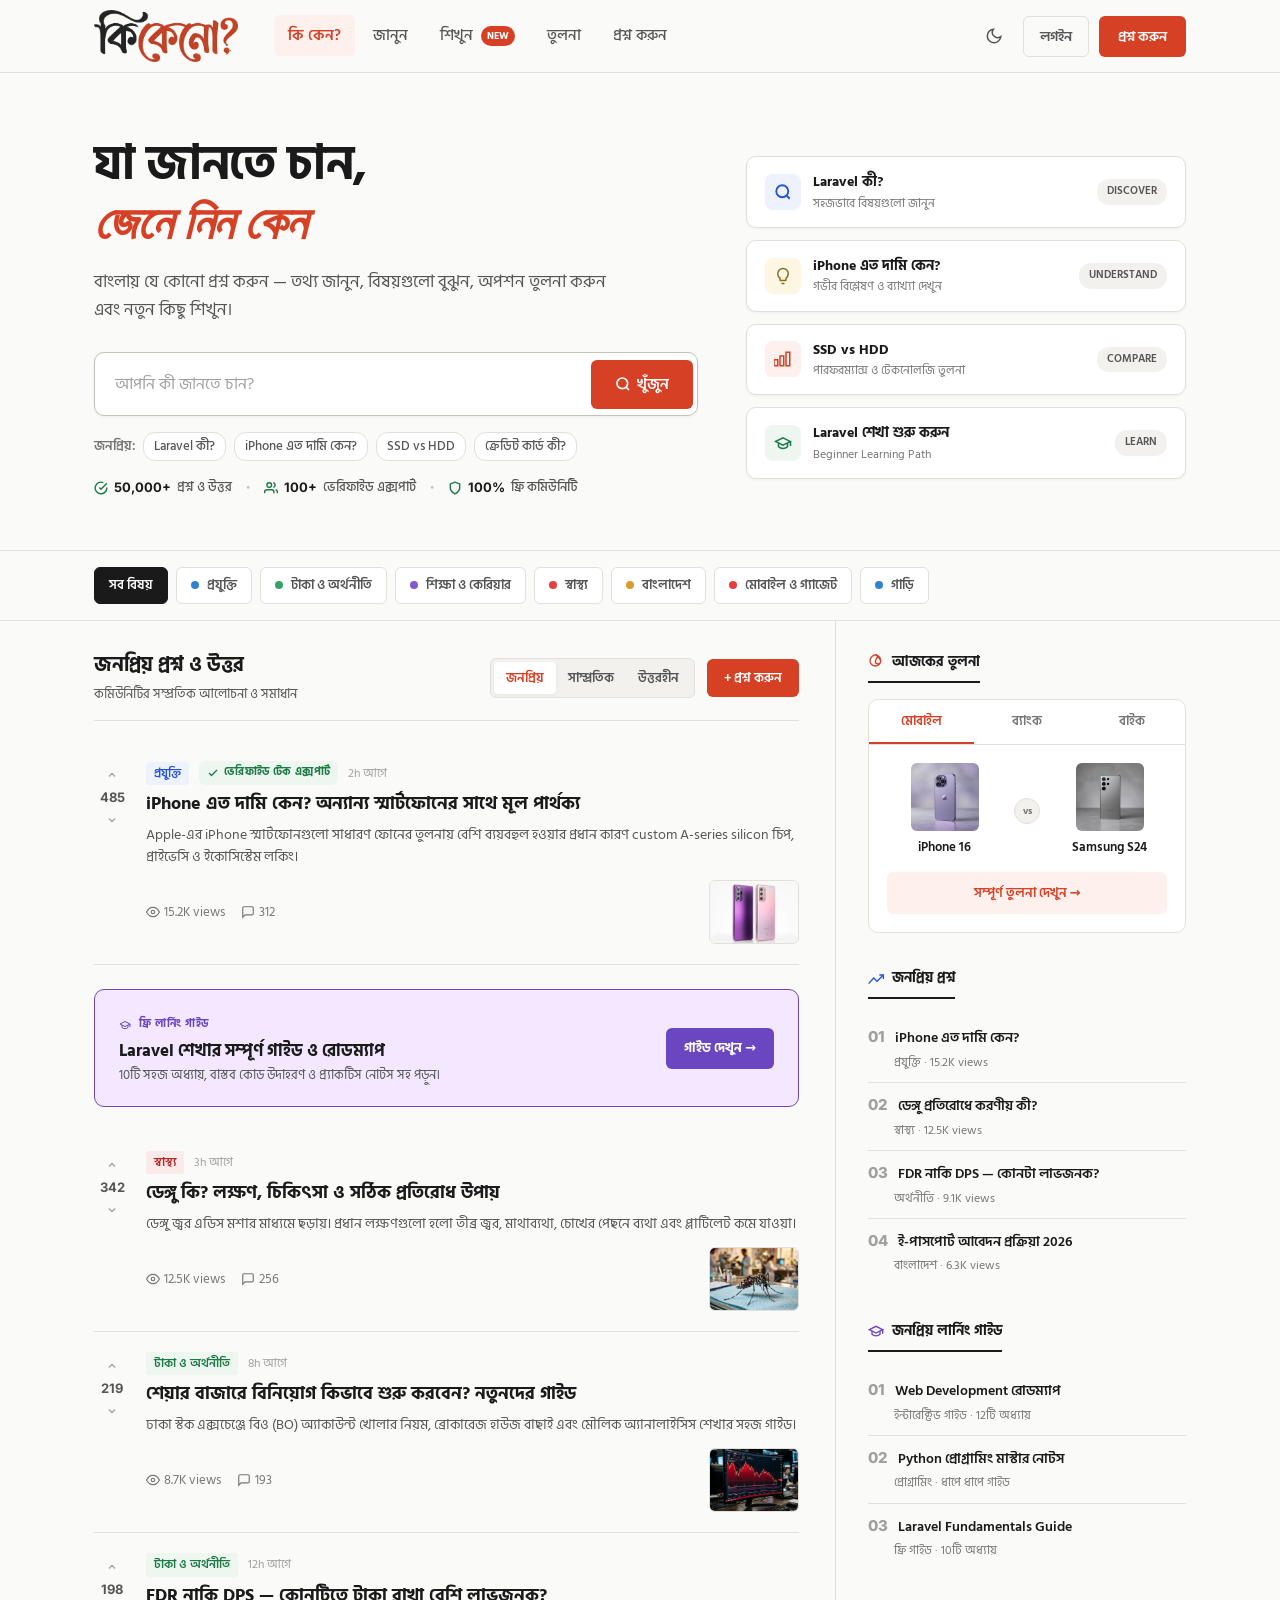
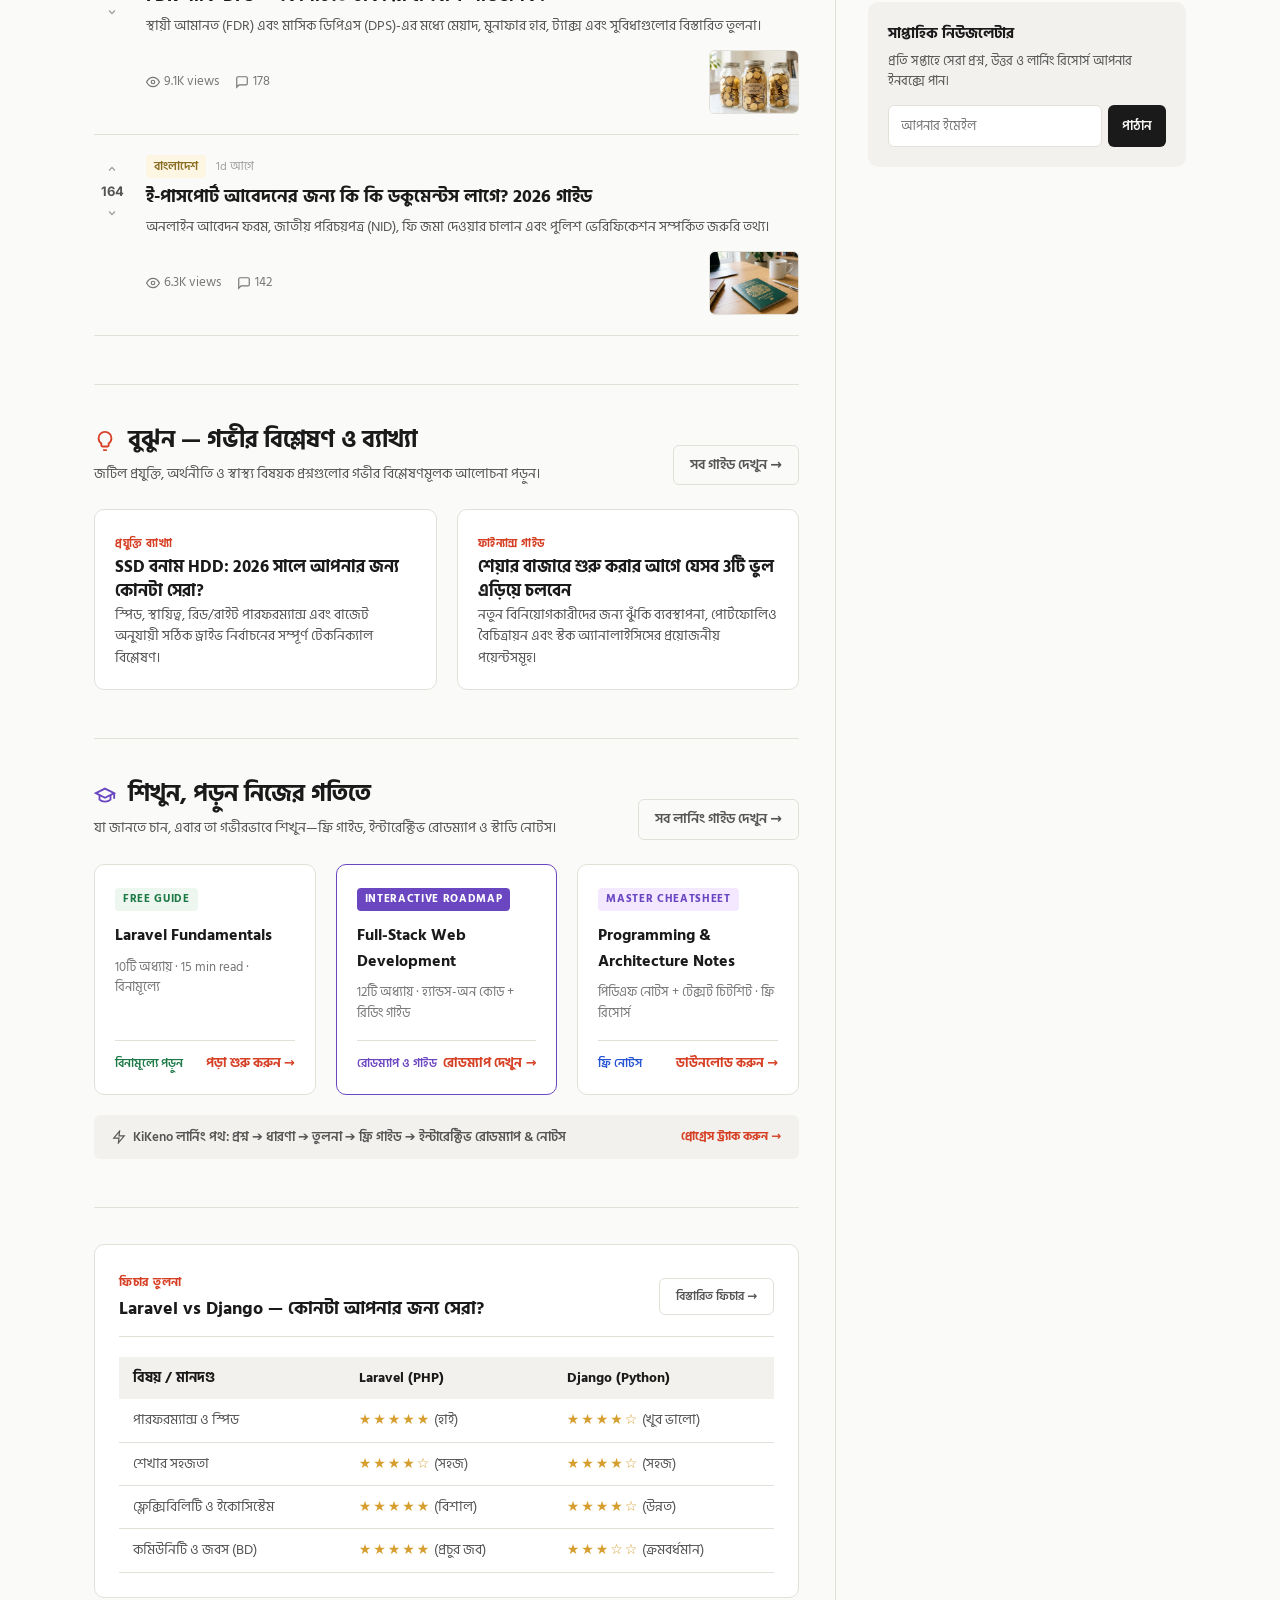
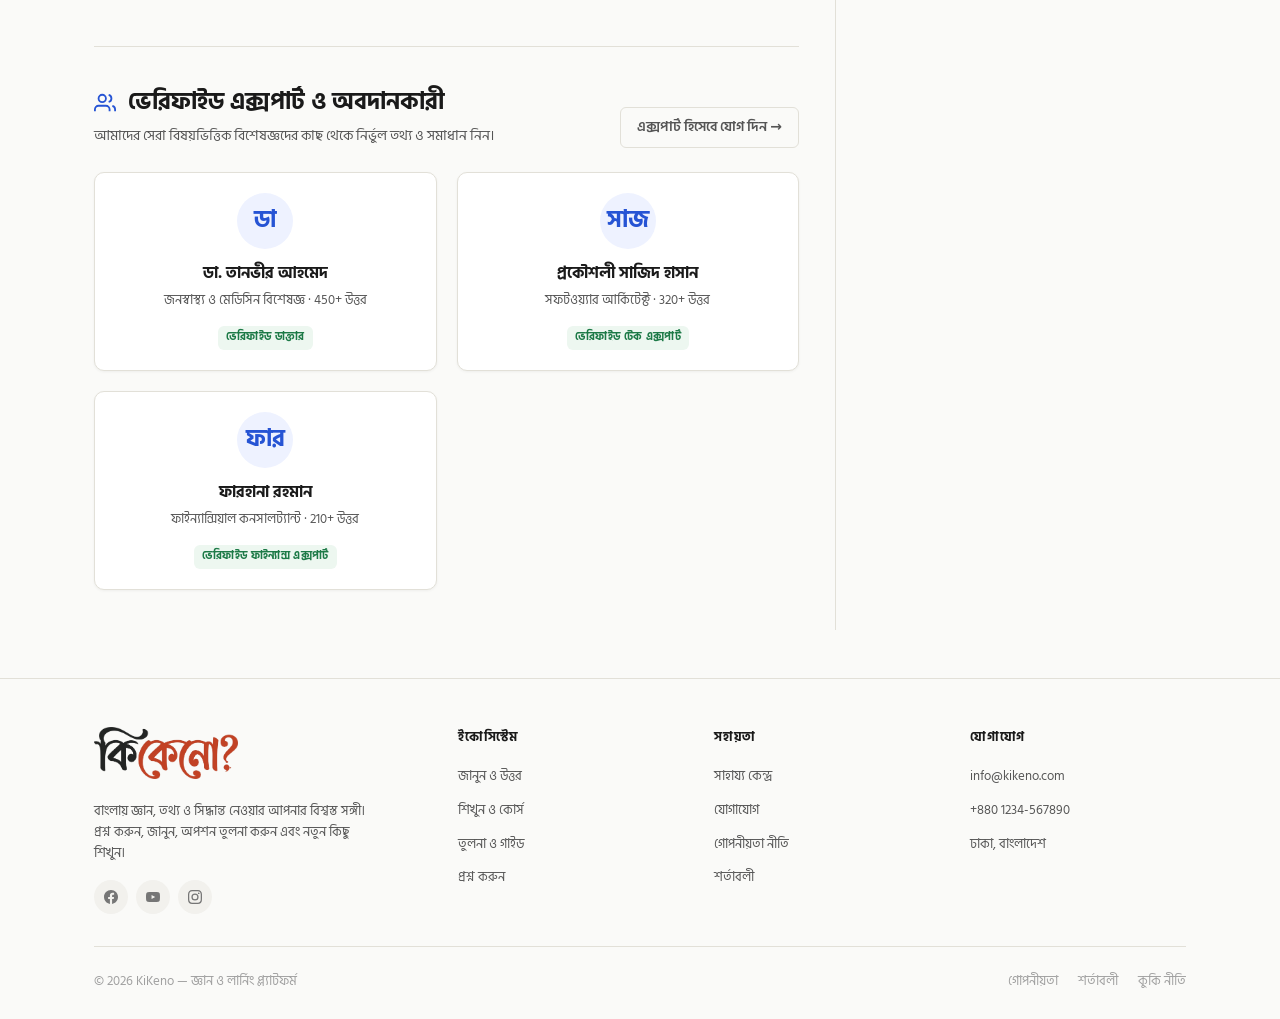
<file: v2.html>
<!DOCTYPE html>
<html lang="bn" data-theme="light">
<head>
  <meta charset="UTF-8">
  <meta name="viewport" content="width=device-width, initial-scale=1.0">
  <title>KiKeno — বাংলায় জানুন, বুঝুন, তুলনা করুন ও শিখুন</title>
  <meta name="description" content="বাংলায় যে কোনো প্রশ্ন করুন — তথ্য জানুন, বিষয়গুলো বুঝুন, অপশন তুলনা করুন এবং নতুন কিছু শিখুন।">
  
  <link rel="preconnect" href="https://fonts.googleapis.com">
  <link rel="preconnect" href="https://fonts.gstatic.com" crossorigin>
  <link href="https://fonts.googleapis.com/css2?family=Hind+Siliguri:wght@400;500;600;700&family=Inter:wght@400;500;600;700;800&family=Playfair+Display:ital,wght@0,700;1,700&display=swap" rel="stylesheet">
  
  <!-- SEO Rich Snippet Schema -->
  <script type="application/ld+json">
  {
    "@context": "https://schema.org",
    "@type": "WebSite",
    "name": "KiKeno",
    "url": "https://kikeno.com",
    "description": "বাংলায় প্রশ্ন করুন — তথ্য জানুন, বিষয়গুলো বুঝুন, অপশন তুলনা করুন এবং নতুন কিছু শিখুন।",
    "potentialAction": {
      "@type": "SearchAction",
      "target": "https://kikeno.com/search?q={search_term_string}",
      "query-input": "required name=search_term_string"
    }
  }
  </script>
  
  <!-- KiKeno Design System -->
  <link rel="stylesheet" href="assets/css/app.css">
</head>
<body>

<!-- ▸ NAVBAR -->
<header class="navbar">
  <div class="wrap navbar-inner">
    <div class="navbar-left">
      <a href="#" class="logo">
        <img src="assets/images/logo.png" alt="কিকেনো?">
      </a>
      <ul class="nav-menu">
        <li><a href="#" class="current">কি কেন?</a></li>
        <li><a href="#janun">জানুন</a></li>
        <li><a href="#shikhun">শিখুন <span class="nav-badge">NEW</span></a></li>
        <li><a href="#tulona">তুলনা</a></li>
        <li><a href="#proshno">প্রশ্ন করুন</a></li>
      </ul>
    </div>
    <div class="navbar-right">
      <button class="icon-circle" id="themeToggle" title="থিম বদলান">
        <svg id="iconMoon" width="18" height="18" viewBox="0 0 24 24" fill="none" stroke="currentColor" stroke-width="2"><path d="M21 12.79A9 9 0 1111.21 3 7 7 0 0021 12.79z"/></svg>
        <svg id="iconSun" style="display:none" width="18" height="18" viewBox="0 0 24 24" fill="none" stroke="currentColor" stroke-width="2"><circle cx="12" cy="12" r="5"/><path d="M12 1v2M12 21v2M4.22 4.22l1.42 1.42M18.36 18.36l1.42 1.42M1 12h2M21 12h2M4.22 19.78l1.42-1.42M18.36 5.64l1.42-1.42"/></svg>
      </button>
      <button class="btn-ghost">লগইন</button>
      <button class="btn-solid">প্রশ্ন করুন</button>
      <button class="mobile-toggle" id="mobileToggle" aria-label="মেনু">
        <svg width="22" height="22" viewBox="0 0 24 24" fill="none" stroke="currentColor" stroke-width="2"><path d="M4 6h16M4 12h16M4 18h16"/></svg>
      </button>
    </div>
  </div>
  <nav class="nav-mobile" id="mobileMenu">
    <ul>
      <li><a href="#">কি কেন?</a></li>
      <li><a href="#janun">জানুন</a></li>
      <li><a href="#shikhun">শিখুন</a></li>
      <li><a href="#tulona">তুলনা</a></li>
      <li><a href="#proshno">প্রশ্ন করুন</a></li>
    </ul>
    <div style="display:flex; gap:10px; margin-top:12px;">
      <button class="btn-ghost" style="flex:1;">লগইন</button>
      <button class="btn-solid" style="flex:1;">প্রশ্ন করুন</button>
    </div>
  </nav>
</header>

<!-- ▸ HERO SECTION -->
<section class="hero-masthead">
  <div class="wrap">
    <div class="hero-grid">
      <div>
        <h1 class="hero-headline">
          যা জানতে চান,<br><span class="em">জেনে নিন কেন</span>
        </h1>
        <p class="hero-sub">বাংলায় যে কোনো প্রশ্ন করুন — তথ্য জানুন, বিষয়গুলো বুঝুন, অপশন তুলনা করুন এবং নতুন কিছু শিখুন।</p>
        
        <div class="search-container">
          <form class="search-box-field" action="#" onsubmit="event.preventDefault();">
            <input type="text" placeholder="আপনি কী জানতে চান?" aria-label="অনুসন্ধান">
            <button type="submit">
              <svg width="16" height="16" viewBox="0 0 24 24" fill="none" stroke="currentColor" stroke-width="2.5"><circle cx="11" cy="11" r="8"/><path d="M21 21l-4.35-4.35"/></svg>
              খুঁজুন
            </button>
          </form>
        </div>

        <div class="popular-tags-row">
          <span class="popular-label">জনপ্রিয়:</span>
          <a href="#" class="pop-tag">Laravel কী?</a>
          <a href="#" class="pop-tag">iPhone এত দামি কেন?</a>
          <a href="#" class="pop-tag">SSD vs HDD</a>
          <a href="#" class="pop-tag">ক্রেডিট কার্ড কী?</a>
        </div>

        <!-- Social Proof Trust Bar -->
        <div class="hero-trust-bar">
          <span class="trust-item">
            <svg width="14" height="14" viewBox="0 0 24 24" fill="none" stroke="currentColor" stroke-width="2.5"><path d="M22 11.08V12a10 10 0 1 1-5.93-9.14"/><polyline points="22 4 12 14.01 9 11.01"/></svg>
            <strong class="num">50,000+</strong> প্রশ্ন ও উত্তর
          </span>
          <span class="trust-sep">•</span>
          <span class="trust-item">
            <svg width="14" height="14" viewBox="0 0 24 24" fill="none" stroke="currentColor" stroke-width="2.5"><path d="M17 21v-2a4 4 0 0 0-4-4H5a4 4 0 0 0-4 4v2"/><circle cx="9" cy="7" r="4"/><path d="M23 21v-2a4 4 0 0 0-3-3.87"/><path d="M16 3.13a4 4 0 0 1 0 7.75"/></svg>
            <strong class="num">100+</strong> ভেরিফাইড এক্সপার্ট
          </span>
          <span class="trust-sep">•</span>
          <span class="trust-item">
            <svg width="14" height="14" viewBox="0 0 24 24" fill="none" stroke="currentColor" stroke-width="2.5"><path d="M12 22s8-4 8-10V5l-8-3-8 3v7c0 6 8 10 8 10z"/></svg>
            <strong class="num">100%</strong> ফ্রি কমিউনিটি
          </span>
        </div>
      </div>

      <!-- Right Side: Ecosystem Floating Composition -->
      <aside class="hero-eco-visual">
        <div class="eco-card">
          <div class="eco-card-left">
            <div class="eco-icon eco-icon-discover"><svg width="18" height="18" viewBox="0 0 24 24" fill="none" stroke="currentColor" stroke-width="2.5"><circle cx="11" cy="11" r="8"/><path d="M21 21l-4.35-4.35"/></svg></div>
            <div>
              <div class="eco-title">Laravel কী?</div>
              <div class="eco-sub">সহজভাবে বিষয়গুলো জানুন</div>
            </div>
          </div>
          <span class="eco-action-badge">DISCOVER</span>
        </div>

        <div class="eco-card">
          <div class="eco-card-left">
            <div class="eco-icon eco-icon-explain"><svg width="18" height="18" viewBox="0 0 24 24" fill="none" stroke="currentColor" stroke-width="2"><path d="M9 18h6M10 22h4M12 2a7 7 0 00-7 7c0 2.38 1.19 4.47 3 5.74V17c0 .55.45 1 1 1h6c.55 0 1-.45 1-1v-2.26c1.81-1.27 3-3.36 3-5.74a7 7 0 00-7-7z"/></svg></div>
            <div>
              <div class="eco-title">iPhone এত দামি কেন?</div>
              <div class="eco-sub">গভীর বিশ্লেষণ ও ব্যাখ্যা দেখুন</div>
            </div>
          </div>
          <span class="eco-action-badge">UNDERSTAND</span>
        </div>

        <div class="eco-card">
          <div class="eco-card-left">
            <div class="eco-icon eco-icon-compare"><svg width="18" height="18" viewBox="0 0 24 24" fill="none" stroke="currentColor" stroke-width="2"><path d="M16 3h5v18h-5zM8 8h5v13H8zM0 13h5v8H0z"/></svg></div>
            <div>
              <div class="eco-title">SSD vs HDD</div>
              <div class="eco-sub">পারফরম্যান্স ও টেকনোলজি তুলনা</div>
            </div>
          </div>
          <span class="eco-action-badge">COMPARE</span>
        </div>

        <div class="eco-card">
          <div class="eco-card-left">
            <div class="eco-icon eco-icon-learn"><svg width="18" height="18" viewBox="0 0 24 24" fill="none" stroke="currentColor" stroke-width="2"><path d="M22 10v6M2 10l10-5 10 5-10 5z"/><path d="M6 12v5c3 3 9 3 12 0v-5"/></svg></div>
            <div>
              <div class="eco-title">Laravel শেখা শুরু করুন</div>
              <div class="eco-sub">Beginner Learning Path</div>
            </div>
          </div>
          <span class="eco-action-badge">LEARN</span>
        </div>
      </aside>
    </div>
  </div>
</section>

<!-- ▸ TOPICS BAR -->
<div class="topics-bar" id="janun">
  <div class="wrap">
    <ul class="topics-list">
      <li><a class="topic-pill selected" href="#">সব বিষয়</a></li>
      <li><a class="topic-pill" href="#"><span class="topic-dot" style="background:#3182ce"></span>প্রযুক্তি</a></li>
      <li><a class="topic-pill" href="#"><span class="topic-dot" style="background:#38a169"></span>টাকা ও অর্থনীতি</a></li>
      <li><a class="topic-pill" href="#"><span class="topic-dot" style="background:#805ad5"></span>শিক্ষা ও কেরিয়ার</a></li>
      <li><a class="topic-pill" href="#"><span class="topic-dot" style="background:#e53e3e"></span>স্বাস্থ্য</a></li>
      <li><a class="topic-pill" href="#"><span class="topic-dot" style="background:#d69e2e"></span>বাংলাদেশ</a></li>
      <li><a class="topic-pill" href="#"><span class="topic-dot" style="background:#e53e3e"></span>মোবাইল ও গ্যাজেট</a></li>
      <li><a class="topic-pill" href="#"><span class="topic-dot" style="background:#3182ce"></span>গাড়ি</a></li>
    </ul>
  </div>
</div>

<!-- ▸ MAIN CONTENT AREA -->
<div class="wrap">
  <div class="content-area">

    <!-- ▸ FEED (LEFT COLUMN) -->
    <main class="main-feed" id="proshno">
      <!-- FEED HEADER & ACTION BAR -->
      <div class="feed-header-bar">
        <div class="feed-title-wrap">
          <h3 class="feed-title">জনপ্রিয় প্রশ্ন ও উত্তর</h3>
          <span class="feed-subtitle">কমিউনিটির সম্প্রতিক আলোচনা ও সমাধান</span>
        </div>
        <div class="feed-actions">
          <div class="feed-tab-group" role="tablist">
            <button class="feed-tab active" role="tab">জনপ্রিয়</button>
            <button class="feed-tab" role="tab">সাম্প্রতিক</button>
            <button class="feed-tab" role="tab">উত্তরহীন</button>
          </div>
          <button class="btn-solid" style="padding: 7px 16px; font-size:13px;">+ প্রশ্ন করুন</button>
        </div>
      </div>

      <!-- Q1 -->
      <article class="q-card">
        <div class="q-votes">
          <button class="q-vote-btn btn-up" aria-label="আপভোট"><svg width="12" height="12" viewBox="0 0 24 24" fill="none" stroke="currentColor" stroke-width="2.5"><path d="M18 15l-6-6-6 6"/></svg></button>
          <span class="q-vote-num">485</span>
          <button class="q-vote-btn btn-down" aria-label="ডাউনভোট"><svg width="12" height="12" viewBox="0 0 24 24" fill="none" stroke="currentColor" stroke-width="2.5"><path d="M6 9l6 6 6-6"/></svg></button>
        </div>
        <div class="q-body">
          <div class="q-header">
            <span class="q-cat q-cat--tech">প্রযুক্তি</span>
            <span class="expert-badge expert-badge--verified">
              <svg width="12" height="12" viewBox="0 0 24 24" fill="none" stroke="currentColor" stroke-width="2.5"><polyline points="20 6 9 17 4 12"/></svg>
              ভেরিফাইড টেক এক্সপার্ট
            </span>
            <span class="q-time">2h আগে</span>
          </div>
          <a href="#" class="q-title-link">iPhone এত দামি কেন? অন্যান্য স্মার্টফোনের সাথে মূল পার্থক্য</a>
          <p class="q-excerpt">Apple-এর iPhone স্মার্টফোনগুলো সাধারণ ফোনের তুলনায় বেশি ব্যয়বহুল হওয়ার প্রধান কারণ custom A-series silicon চিপ, প্রাইভেসি ও ইকোসিস্টেম লকিং।</p>
          <div class="q-footer">
            <span class="q-stat"><svg width="14" height="14" viewBox="0 0 24 24" fill="none" stroke="currentColor" stroke-width="2"><path d="M1 12s4-8 11-8 11 8 11 8-4 8-11 8-11-8-11-8z"/><circle cx="12" cy="12" r="3"/></svg> 15.2K views</span>
            <span class="q-stat"><svg width="14" height="14" viewBox="0 0 24 24" fill="none" stroke="currentColor" stroke-width="2"><path d="M21 15a2 2 0 01-2 2H7l-4 4V5a2 2 0 012-2h14a2 2 0 012 2z"/></svg> 312</span>
            <img src="assets/images/thumb_iphone16.png" alt="" class="q-thumb">
          </div>
        </div>
      </article>

      <!-- KNOWLEDGE TO LEARNING BRIDGE CARD -->
      <div class="learn-bridge-card">
        <div class="bridge-info">
          <span class="bridge-badge"><svg width="12" height="12" viewBox="0 0 24 24" fill="none" stroke="currentColor" stroke-width="2" style="vertical-align:middle; margin-right:4px;"><path d="M22 10v6M2 10l10-5 10 5-10 5z"/><path d="M6 12v5c3 3 9 3 12 0v-5"/></svg> ফ্রি লার্নিং গাইড</span>
          <h4 class="bridge-title">Laravel শেখার সম্পূর্ণ গাইড ও রোডম্যাপ</h4>
          <p class="bridge-sub">10টি সহজ অধ্যায়, বাস্তব কোড উদাহরণ ও প্র্যাকটিস নোটস সহ পড়ুন।</p>
        </div>
        <a href="#shikhun" class="btn-bridge">গাইড দেখুন →</a>
      </div>

      <!-- Q2 -->
      <article class="q-card">
        <div class="q-votes">
          <button class="q-vote-btn btn-up" aria-label="আপভোট"><svg width="12" height="12" viewBox="0 0 24 24" fill="none" stroke="currentColor" stroke-width="2.5"><path d="M18 15l-6-6-6 6"/></svg></button>
          <span class="q-vote-num">342</span>
          <button class="q-vote-btn btn-down" aria-label="ডাউনভোট"><svg width="12" height="12" viewBox="0 0 24 24" fill="none" stroke="currentColor" stroke-width="2.5"><path d="M6 9l6 6 6-6"/></svg></button>
        </div>
        <div class="q-body">
          <div class="q-header">
            <span class="q-cat q-cat--health">স্বাস্থ্য</span>
            <span class="q-time">3h আগে</span>
          </div>
          <a href="#" class="q-title-link">ডেঙ্গু কি? লক্ষণ, চিকিৎসা ও সঠিক প্রতিরোধ উপায়</a>
          <p class="q-excerpt">ডেঙ্গু জ্বর এডিস মশার মাধ্যমে ছড়ায়। প্রধান লক্ষণগুলো হলো তীব্র জ্বর, মাথাব্যথা, চোখের পেছনে ব্যথা এবং প্লাটিলেট কমে যাওয়া।</p>
          <div class="q-footer">
            <span class="q-stat"><svg width="14" height="14" viewBox="0 0 24 24" fill="none" stroke="currentColor" stroke-width="2"><path d="M1 12s4-8 11-8 11 8 11 8-4 8-11 8-11-8-11-8z"/><circle cx="12" cy="12" r="3"/></svg> 12.5K views</span>
            <span class="q-stat"><svg width="14" height="14" viewBox="0 0 24 24" fill="none" stroke="currentColor" stroke-width="2"><path d="M21 15a2 2 0 01-2 2H7l-4 4V5a2 2 0 012-2h14a2 2 0 012 2z"/></svg> 256</span>
            <img src="assets/images/thumb_dengue.png" alt="" class="q-thumb">
          </div>
        </div>
      </article>

      <!-- Q3 -->
      <article class="q-card">
        <div class="q-votes">
          <button class="q-vote-btn btn-up" aria-label="আপভোট"><svg width="12" height="12" viewBox="0 0 24 24" fill="none" stroke="currentColor" stroke-width="2.5"><path d="M18 15l-6-6-6 6"/></svg></button>
          <span class="q-vote-num">219</span>
          <button class="q-vote-btn btn-down" aria-label="ডাউনভোট"><svg width="12" height="12" viewBox="0 0 24 24" fill="none" stroke="currentColor" stroke-width="2.5"><path d="M6 9l6 6 6-6"/></svg></button>
        </div>
        <div class="q-body">
          <div class="q-header">
            <span class="q-cat q-cat--finance">টাকা ও অর্থনীতি</span>
            <span class="q-time">8h আগে</span>
          </div>
          <a href="#" class="q-title-link">শেয়ার বাজারে বিনিয়োগ কিভাবে শুরু করবেন? নতুনদের গাইড</a>
          <p class="q-excerpt">ঢাকা স্টক এক্সচেঞ্জে বিও (BO) অ্যাকাউন্ট খোলার নিয়ম, ব্রোকারেজ হাউজ বাছাই এবং মৌলিক অ্যানালাইসিস শেখার সহজ গাইড।</p>
          <div class="q-footer">
            <span class="q-stat"><svg width="14" height="14" viewBox="0 0 24 24" fill="none" stroke="currentColor" stroke-width="2"><path d="M1 12s4-8 11-8 11 8 11 8-4 8-11 8-11-8-11-8z"/><circle cx="12" cy="12" r="3"/></svg> 8.7K views</span>
            <span class="q-stat"><svg width="14" height="14" viewBox="0 0 24 24" fill="none" stroke="currentColor" stroke-width="2"><path d="M21 15a2 2 0 01-2 2H7l-4 4V5a2 2 0 012-2h14a2 2 0 012 2z"/></svg> 193</span>
            <img src="assets/images/thumb_stock_market.png" alt="" class="q-thumb">
          </div>
        </div>
      </article>

      <!-- Q4 -->
      <article class="q-card">
        <div class="q-votes">
          <button class="q-vote-btn btn-up" aria-label="আপভোট"><svg width="12" height="12" viewBox="0 0 24 24" fill="none" stroke="currentColor" stroke-width="2.5"><path d="M18 15l-6-6-6 6"/></svg></button>
          <span class="q-vote-num">198</span>
          <button class="q-vote-btn btn-down" aria-label="ডাউনভোট"><svg width="12" height="12" viewBox="0 0 24 24" fill="none" stroke="currentColor" stroke-width="2.5"><path d="M6 9l6 6 6-6"/></svg></button>
        </div>
        <div class="q-body">
          <div class="q-header">
            <span class="q-cat q-cat--finance">টাকা ও অর্থনীতি</span>
            <span class="q-time">12h আগে</span>
          </div>
          <a href="#" class="q-title-link">FDR নাকি DPS — কোনটিতে টাকা রাখা বেশি লাভজনক?</a>
          <p class="q-excerpt">স্থায়ী আমানত (FDR) এবং মাসিক ডিপিএস (DPS)-এর মধ্যে মেয়াদ, মুনাফার হার, ট্যাক্স এবং সুবিধাগুলোর বিস্তারিত তুলনা।</p>
          <div class="q-footer">
            <span class="q-stat"><svg width="14" height="14" viewBox="0 0 24 24" fill="none" stroke="currentColor" stroke-width="2"><path d="M1 12s4-8 11-8 11 8 11 8-4 8-11 8-11-8-11-8z"/><circle cx="12" cy="12" r="3"/></svg> 9.1K views</span>
            <span class="q-stat"><svg width="14" height="14" viewBox="0 0 24 24" fill="none" stroke="currentColor" stroke-width="2"><path d="M21 15a2 2 0 01-2 2H7l-4 4V5a2 2 0 012-2h14a2 2 0 012 2z"/></svg> 178</span>
            <img src="assets/images/thumb_fdr_dps.png" alt="" class="q-thumb">
          </div>
        </div>
      </article>

      <!-- Q5 -->
      <article class="q-card">
        <div class="q-votes">
          <button class="q-vote-btn btn-up" aria-label="আপভোট"><svg width="12" height="12" viewBox="0 0 24 24" fill="none" stroke="currentColor" stroke-width="2.5"><path d="M18 15l-6-6-6 6"/></svg></button>
          <span class="q-vote-num">164</span>
          <button class="q-vote-btn btn-down" aria-label="ডাউনভোট"><svg width="12" height="12" viewBox="0 0 24 24" fill="none" stroke="currentColor" stroke-width="2.5"><path d="M6 9l6 6 6-6"/></svg></button>
        </div>
        <div class="q-body">
          <div class="q-header">
            <span class="q-cat q-cat--bd">বাংলাদেশ</span>
            <span class="q-time">1d আগে</span>
          </div>
          <a href="#" class="q-title-link">ই-পাসপোর্ট আবেদনের জন্য কি কি ডকুমেন্টস লাগে? 2026 গাইড</a>
          <p class="q-excerpt">অনলাইন আবেদন ফরম, জাতীয় পরিচয়পত্র (NID), ফি জমা দেওয়ার চালান এবং পুলিশ ভেরিফিকেশন সম্পর্কিত জরুরি তথ্য।</p>
          <div class="q-footer">
            <span class="q-stat"><svg width="14" height="14" viewBox="0 0 24 24" fill="none" stroke="currentColor" stroke-width="2"><path d="M1 12s4-8 11-8 11 8 11 8-4 8-11 8-11-8-11-8z"/><circle cx="12" cy="12" r="3"/></svg> 6.3K views</span>
            <span class="q-stat"><svg width="14" height="14" viewBox="0 0 24 24" fill="none" stroke="currentColor" stroke-width="2"><path d="M21 15a2 2 0 01-2 2H7l-4 4V5a2 2 0 012-2h14a2 2 0 012 2z"/></svg> 142</span>
            <img src="assets/images/thumb_passport.png" alt="" class="q-thumb">
          </div>
        </div>
      </article>

      <!-- 💡 UNDERSTAND & DEEP DIVES SECTION -->
      <section class="deep-dive-section" id="bujhun">
        <div class="section-header">
          <div>
            <h2 class="section-title"><svg width="22" height="22" viewBox="0 0 24 24" fill="none" stroke="currentColor" stroke-width="2" style="vertical-align:middle; margin-right:6px; color:var(--accent);"><path d="M9 18h6M10 22h4M12 2a7 7 0 00-7 7c0 2.38 1.19 4.47 3 5.74V17c0 .55.45 1 1 1h6c.55 0 1-.45 1-1v-2.26c1.81-1.27 3-3.36 3-5.74a7 7 0 00-7-7z"/></svg> বুঝুন — গভীর বিশ্লেষণ ও ব্যাখ্যা</h2>
            <p class="section-sub">জটিল প্রযুক্তি, অর্থনীতি ও স্বাস্থ্য বিষয়ক প্রশ্নগুলোর গভীর বিশ্লেষণমূলক আলোচনা পড়ুন।</p>
          </div>
          <a href="#" class="btn-ghost">সব গাইড দেখুন →</a>
        </div>

        <div class="deep-dive-grid">
          <article class="deep-card">
            <div>
              <span class="deep-card-tag">প্রযুক্তি ব্যাখ্যা</span>
              <h3 class="deep-card-title">SSD বনাম HDD: 2026 সালে আপনার জন্য কোনটা সেরা?</h3>
              <p class="deep-card-excerpt">স্পিড, স্থায়িত্ব, রিড/রাইট পারফরম্যান্স এবং বাজেট অনুযায়ী সঠিক ড্রাইভ নির্বাচনের সম্পূর্ণ টেকনিক্যাল বিশ্লেষণ।</p>
            </div>
          </article>

          <article class="deep-card">
            <div>
              <span class="deep-card-tag">ফাইন্যান্স গাইড</span>
              <h3 class="deep-card-title">শেয়ার বাজারে শুরু করার আগে যেসব 3টি ভুল এড়িয়ে চলবেন</h3>
              <p class="deep-card-excerpt">নতুন বিনিয়োগকারীদের জন্য ঝুঁকি ব্যবস্থাপনা, পোর্টফোলিও বৈচিত্রায়ন এবং স্টক অ্যানালাইসিসের প্রয়োজনীয় পয়েন্টসমূহ।</p>
            </div>
          </article>
        </div>
      </section>

      <!-- 🎓 LEARNING SECTION — FUTURE-READY -->
      <section class="learning-section" id="shikhun">
        <div class="section-header">
          <div>
            <h2 class="section-title"><svg width="22" height="22" viewBox="0 0 24 24" fill="none" stroke="currentColor" stroke-width="2" style="vertical-align:middle; margin-right:6px; color:var(--purple);"><path d="M22 10v6M2 10l10-5 10 5-10 5z"/><path d="M6 12v5c3 3 9 3 12 0v-5"/></svg> শিখুন, পড়ুন নিজের গতিতে</h2>
            <p class="section-sub">যা জানতে চান, এবার তা গভীরভাবে শিখুন—ফ্রি গাইড, ইন্টারেক্টিভ রোডম্যাপ ও স্টাডি নোটস।</p>
          </div>
          <a href="#" class="btn-ghost">সব লার্নিং গাইড দেখুন →</a>
        </div>

        <div class="learn-grid">
          <!-- Course 1 -->
          <div class="learn-card">
            <div>
              <span class="learn-type learn-type--free">FREE GUIDE</span>
              <h3 class="learn-card-title">Laravel Fundamentals</h3>
              <p class="learn-card-meta">10টি অধ্যায় · 15 min read · বিনামূল্যে</p>
            </div>
            <div class="learn-card-footer">
              <span style="font-size:12px; color:var(--green); font-weight:600;">বিনামূল্যে পড়ুন</span>
              <a href="#" class="learn-link">পড়া শুরু করুন →</a>
            </div>
          </div>

          <!-- Course 2 -->
          <div class="learn-card" style="border-color: var(--purple);">
            <div>
              <span class="learn-type" style="background:var(--purple); color:#fff;">INTERACTIVE ROADMAP</span>
              <h3 class="learn-card-title">Full-Stack Web Development</h3>
              <p class="learn-card-meta">12টি অধ্যায় · হ্যান্ডস-অন কোড + রিডিং গাইড</p>
            </div>
            <div class="learn-card-footer">
              <span style="font-size:12px; color:var(--purple); font-weight:600;">রোডম্যাপ ও গাইড</span>
              <a href="#" class="learn-link">রোডম্যাপ দেখুন →</a>
            </div>
          </div>

          <!-- Course 3 -->
          <div class="learn-card">
            <div>
              <span class="learn-type learn-type--study">MASTER CHEATSHEET</span>
              <h3 class="learn-card-title">Programming & Architecture Notes</h3>
              <p class="learn-card-meta">পিডিএফ নোটস + টেক্সট চিটশিট · ফ্রি রিসোর্স</p>
            </div>
            <div class="learn-card-footer">
              <span style="font-size:12px; color:var(--blue); font-weight:600;">ফ্রি নোটস</span>
              <a href="#" class="learn-link">ডাউনলোড করুন →</a>
            </div>
          </div>
        </div>

        <!-- Ecosystem Journey Footer Banner -->
        <div style="margin-top:20px; padding:12px 18px; background:var(--surface-sunken); border-radius:var(--radius); display:flex; align-items:center; justify-content:space-between; flex-wrap:wrap; gap:10px;">
          <span style="font-size:13px; font-weight:600; color:var(--ink-secondary);">
            <svg width="14" height="14" viewBox="0 0 24 24" fill="none" stroke="currentColor" stroke-width="2" style="vertical-align:middle; margin-right:4px;"><path d="M13 2L3 14h9l-1 8 10-12h-9l1-8z"/></svg>
            KiKeno লার্নিং পথ: প্রশ্ন ➔ ধারণা ➔ তুলনা ➔ ফ্রি গাইড ➔ ইন্টারেক্টিভ রোডম্যাপ & নোটস
          </span>
          <a href="#" style="font-size:12px; font-weight:700; color:var(--accent);">প্রোগ্রেস ট্র্যাক করুন →</a>
        </div>
      </section>

      <!-- ⚖️ COMPARISON MATRIX SECTION -->
      <section class="compare-matrix-section" id="tulona">
        <div class="matrix-card">
          <div class="matrix-header">
            <div>
              <span style="font-size:12px; font-weight:700; color:var(--accent); text-transform:uppercase; letter-spacing:0.06em;">ফিচার তুলনা</span>
              <h3 class="matrix-title">Laravel vs Django — কোনটা আপনার জন্য সেরা?</h3>
            </div>
            <a href="#" class="btn-ghost" style="font-size:12px;">বিস্তারিত ফিচার →</a>
          </div>

          <table class="matrix-table">
            <thead>
              <tr>
                <th>বিষয় / মানদণ্ড</th>
                <th>Laravel (PHP)</th>
                <th>Django (Python)</th>
              </tr>
            </thead>
            <tbody>
              <tr>
                <td>পারফরম্যান্স ও স্পিড</td>
                <td><span class="matrix-stars">★★★★★</span> (হাই)</td>
                <td><span class="matrix-stars">★★★★☆</span> (খুব ভালো)</td>
              </tr>
              <tr>
                <td>শেখার সহজতা</td>
                <td><span class="matrix-stars">★★★★☆</span> (সহজ)</td>
                <td><span class="matrix-stars">★★★★☆</span> (সহজ)</td>
              </tr>
              <tr>
                <td>ফ্লেক্সিবিলিটি ও ইকোসিস্টেম</td>
                <td><span class="matrix-stars">★★★★★</span> (বিশাল)</td>
                <td><span class="matrix-stars">★★★★☆</span> (উন্নত)</td>
              </tr>
              <tr>
                <td>কমিউনিটি ও জবস (BD)</td>
                <td><span class="matrix-stars">★★★★★</span> (প্রচুর জব)</td>
                <td><span class="matrix-stars">★★★☆☆</span> (ক্রমবর্ধমান)</td>
              </tr>
            </tbody>
          </table>

        </div>
      </section>

      <!-- 👨‍⚕️ VERIFIED EXPERTS SPOTLIGHT SECTION -->
      <section class="expert-section">
        <div class="section-header">
          <div>
            <h2 class="section-title"><svg width="22" height="22" viewBox="0 0 24 24" fill="none" stroke="currentColor" stroke-width="2" style="vertical-align:middle; margin-right:6px; color:var(--blue);"><path d="M17 21v-2a4 4 0 0 0-4-4H5a4 4 0 0 0-4 4v2"/><circle cx="9" cy="7" r="4"/><path d="M23 21v-2a4 4 0 0 0-3-3.87"/><path d="M16 3.13a4 4 0 0 1 0 7.75"/></svg> ভেরিফাইড এক্সপার্ট ও অবদানকারী</h2>
            <p class="section-sub">আমাদের সেরা বিষয়ভিত্তিক বিশেষজ্ঞদের কাছ থেকে নির্ভুল তথ্য ও সমাধান নিন।</p>
          </div>
          <a href="#" class="btn-ghost">এক্সপার্ট হিসেবে যোগ দিন →</a>
        </div>

        <div class="expert-grid">
          <div class="expert-card">
            <div class="expert-avatar-circle">ডা</div>
            <h4 class="expert-name">ডা. তানভীর আহমেদ</h4>
            <p class="expert-role">জনস্বাস্থ্য ও মেডিসিন বিশেষজ্ঞ · 450+ উত্তর</p>
            <span class="expert-badge expert-badge--verified">ভেরিফাইড ডাক্তার</span>
          </div>

          <div class="expert-card">
            <div class="expert-avatar-circle">সাজ</div>
            <h4 class="expert-name">প্রকৌশলী সাজিদ হাসান</h4>
            <p class="expert-role">সফটওয়্যার আর্কিটেক্ট · 320+ উত্তর</p>
            <span class="expert-badge expert-badge--verified">ভেরিফাইড টেক এক্সপার্ট</span>
          </div>

          <div class="expert-card">
            <div class="expert-avatar-circle">ফার</div>
            <h4 class="expert-name">ফারহানা রহমান</h4>
            <p class="expert-role">ফাইন্যান্সিয়াল কনসালট্যান্ট · 210+ উত্তর</p>
            <span class="expert-badge expert-badge--verified">ভেরিফাইড ফাইন্যান্স এক্সপার্ট</span>
          </div>
        </div>
      </section>

    </main>

    <!-- ▸ SIDEBAR (RIGHT COLUMN) -->
    <aside class="sidebar">

      <!-- Today's Comparison Widget -->
      <div class="sidebar-section">
        <p class="sidebar-title"><svg width="16" height="16" viewBox="0 0 24 24" fill="none" stroke="currentColor" stroke-width="2" style="vertical-align:middle; margin-right:4px; color:var(--accent);"><path d="M12 2c1.1 0 2 .9 2 2 0 2.5-3 4-3 7 0 2.2 1.8 4 4 4s4-1.8 4-4c0-4-5-6-5-9 0 0 5 3 5 8 0 4.4-3.6 8-8 8s-8-3.6-8-8c0-5 5-9 9-9z"/></svg> আজকের তুলনা</p>
        <div class="compare-widget">
          <div class="compare-tabs-bar" role="tablist">
            <button class="c-tab active" role="tab" data-tab="mob">মোবাইল</button>
            <button class="c-tab" role="tab" data-tab="bank">ব্যাংক</button>
            <button class="c-tab" role="tab" data-tab="bike">বাইক</button>
          </div>
          <div class="compare-body">
            <div class="compare-pair active" id="pair-mob">
              <div class="compare-versus">
                <div class="compare-item">
                  <img src="assets/images/compare_iphone16.png" alt="iPhone 16" class="compare-item-img">
                  <span class="compare-item-name">iPhone 16</span>
                </div>
                <span class="versus-circle">vs</span>
                <div class="compare-item">
                  <img src="assets/images/compare_samsung24.png" alt="Samsung S24" class="compare-item-img">
                  <span class="compare-item-name">Samsung S24</span>
                </div>
              </div>
            </div>
            <div class="compare-pair" id="pair-bank">
              <div class="compare-versus">
                <div class="compare-item">
                  <div class="compare-item-icon"><svg width="22" height="22" viewBox="0 0 24 24" fill="none" stroke="currentColor" stroke-width="2"><path d="M3 21h18M3 10h18M5 10v11M9 10v11M15 10v11M19 10v11M12 3L2 10h20L12 3z"/></svg></div>
                  <span class="compare-item-name">FDR</span>
                </div>
                <span class="versus-circle">vs</span>
                <div class="compare-item">
                  <div class="compare-item-icon"><svg width="22" height="22" viewBox="0 0 24 24" fill="none" stroke="currentColor" stroke-width="2"><rect x="2" y="5" width="20" height="14" rx="2"/><path d="M2 10h20"/></svg></div>
                  <span class="compare-item-name">DPS</span>
                </div>
              </div>
            </div>
            <div class="compare-pair" id="pair-bike">
              <div class="compare-versus">
                <div class="compare-item">
                  <div class="compare-item-icon"><svg width="22" height="22" viewBox="0 0 24 24" fill="none" stroke="currentColor" stroke-width="2"><circle cx="5.5" cy="17.5" r="3.5"/><circle cx="18.5" cy="17.5" r="3.5"/><path d="M15 6h-5l-3 6h7"/></svg></div>
                  <span class="compare-item-name">Yamaha R15</span>
                </div>
                <span class="versus-circle">vs</span>
                <div class="compare-item">
                  <div class="compare-item-icon"><svg width="22" height="22" viewBox="0 0 24 24" fill="none" stroke="currentColor" stroke-width="2"><circle cx="5.5" cy="17.5" r="3.5"/><circle cx="18.5" cy="17.5" r="3.5"/><path d="M15 6h-5l-3 6h7"/></svg></div>
                  <span class="compare-item-name">Suzuki GSX</span>
                </div>
              </div>
            </div>
            <button class="compare-cta">সম্পূর্ণ তুলনা দেখুন →</button>
          </div>
        </div>
      </div>

      <!-- Trending Questions -->
      <div class="sidebar-section">
        <p class="sidebar-title"><svg width="16" height="16" viewBox="0 0 24 24" fill="none" stroke="currentColor" stroke-width="2" style="vertical-align:middle; margin-right:4px; color:var(--blue);"><path d="M23 6l-9.5 9.5-5-5L1 19"/><path d="M17 6h6v6"/></svg> জনপ্রিয় প্রশ্ন</p>
        <ol class="sidebar-list">
          <li class="sidebar-list-item">
            <a href="#"><span class="sidebar-num">01</span><span class="sidebar-link-text">iPhone এত দামি কেন?</span></a>
            <span class="sidebar-meta">প্রযুক্তি · 15.2K views</span>
          </li>
          <li class="sidebar-list-item">
            <a href="#"><span class="sidebar-num">02</span><span class="sidebar-link-text">ডেঙ্গু প্রতিরোধে করণীয় কী?</span></a>
            <span class="sidebar-meta">স্বাস্থ্য · 12.5K views</span>
          </li>
          <li class="sidebar-list-item">
            <a href="#"><span class="sidebar-num">03</span><span class="sidebar-link-text">FDR নাকি DPS — কোনটা লাভজনক?</span></a>
            <span class="sidebar-meta">অর্থনীতি · 9.1K views</span>
          </li>
          <li class="sidebar-list-item">
            <a href="#"><span class="sidebar-num">04</span><span class="sidebar-link-text">ই-পাসপোর্ট আবেদন প্রক্রিয়া 2026</span></a>
            <span class="sidebar-meta">বাংলাদেশ · 6.3K views</span>
          </li>
        </ol>
      </div>

      <!-- Trending Learning Paths -->
      <div class="sidebar-section">
        <p class="sidebar-title"><svg width="16" height="16" viewBox="0 0 24 24" fill="none" stroke="currentColor" stroke-width="2" style="vertical-align:middle; margin-right:4px; color:var(--purple);"><path d="M22 10v6M2 10l10-5 10 5-10 5z"/><path d="M6 12v5c3 3 9 3 12 0v-5"/></svg> জনপ্রিয় লার্নিং গাইড</p>
        <ol class="sidebar-list">
          <li class="sidebar-list-item">
            <a href="#shikhun"><span class="sidebar-num">01</span><span class="sidebar-link-text">Web Development রোডম্যাপ</span></a>
            <span class="sidebar-meta">ইন্টারেক্টিভ গাইড · 12টি অধ্যায়</span>
          </li>
          <li class="sidebar-list-item">
            <a href="#shikhun"><span class="sidebar-num">02</span><span class="sidebar-link-text">Python প্রোগ্রামিং মাস্টার নোটস</span></a>
            <span class="sidebar-meta">প্রোগ্রামিং · ধাপে ধাপে গাইড</span>
          </li>
          <li class="sidebar-list-item">
            <a href="#shikhun"><span class="sidebar-num">03</span><span class="sidebar-link-text">Laravel Fundamentals Guide</span></a>
            <span class="sidebar-meta">ফ্রি গাইড · 10টি অধ্যায়</span>
          </li>
        </ol>
      </div>

      <!-- Newsletter Widget -->
      <div class="sidebar-section">
        <div class="newsletter-card">
          <h4>সাপ্তাহিক নিউজলেটার</h4>
          <p>প্রতি সপ্তাহে সেরা প্রশ্ন, উত্তর ও লার্নিং রিসোর্স আপনার ইনবক্সে পান।</p>
          <form class="newsletter-form" onsubmit="event.preventDefault(); alert('সাবস্ক্রাইব সফল!');">
            <input type="email" placeholder="আপনার ইমেইল" required>
            <button type="submit">পাঠান</button>
          </form>
        </div>
      </div>

    </aside>

  </div>
</div>

<!-- ▸ SITE FOOTER -->
<footer class="site-footer">
  <div class="wrap">
    <div class="footer-top">
      <div>
        <a href="#" class="logo">
          <img src="assets/images/logo.png" alt="কিকেনো?">
        </a>
        <p class="footer-brand-text">বাংলায় জ্ঞান, তথ্য ও সিদ্ধান্ত নেওয়ার আপনার বিশ্বস্ত সঙ্গী। প্রশ্ন করুন, জানুন, অপশন তুলনা করুন এবং নতুন কিছু শিখুন।</p>
        <div class="footer-socials">
          <a href="#" class="footer-social-link" aria-label="Facebook"><svg width="14" height="14" fill="currentColor" viewBox="0 0 24 24"><path d="M24 12.073c0-6.627-5.373-12-12-12s-12 5.373-12 12c0 5.99 4.388 10.954 10.125 11.854v-8.385H7.078v-3.47h3.047V9.43c0-3.007 1.792-4.669 4.533-4.669 1.312 0 2.686.235 2.686.235v2.953H15.83c-1.491 0-1.956.925-1.956 1.874v2.25h3.328l-.532 3.47h-2.796v8.385C19.612 23.027 24 18.062 24 12.073z"/></svg></a>
          <a href="#" class="footer-social-link" aria-label="YouTube"><svg width="14" height="14" fill="currentColor" viewBox="0 0 24 24"><path d="M23.498 6.186a3.016 3.016 0 00-2.122-2.136C19.505 3.545 12 3.545 12 3.545s-7.505 0-9.377.505A3.017 3.017 0 00.502 6.186C0 8.07 0 12 0 12s0 3.93.502 5.814a3.016 3.016 0 002.122 2.136c1.871.505 9.376.505 9.376.505s7.505 0 9.377-.505a3.015 3.015 0 002.122-2.136C24 15.93 24 12 24 12s0-3.93-.502-5.814zM9.545 15.568V8.432L15.818 12l-6.273 3.568z"/></svg></a>
          <a href="#" class="footer-social-link" aria-label="Instagram"><svg width="14" height="14" fill="currentColor" viewBox="0 0 24 24"><path d="M12 2.163c3.204 0 3.584.012 4.85.07 3.252.148 4.771 1.691 4.919 4.919.058 1.265.069 1.645.069 4.849 0 3.205-.012 3.584-.069 4.849-.149 3.225-1.664 4.771-4.919 4.919-1.266.058-1.644.07-4.85.07-3.204 0-3.584-.012-4.849-.07-3.26-.149-4.771-1.699-4.919-4.92-.058-1.265-.07-1.644-.07-4.849 0-3.204.013-3.583.07-4.849.149-3.227 1.664-4.771 4.919-4.919 1.266-.057 1.645-.069 4.849-.069zM12 0C8.741 0 8.333.014 7.053.072 2.695.272.272 2.69.072 7.052.014 8.333 0 8.741 0 12s.014 3.668.072 4.948c.2 4.358 2.618 6.78 6.98 6.98C8.333 23.986 8.741 24 12 24s3.668-.014 4.948-.072c4.354-.2 6.782-2.618 6.979-6.98.059-1.28.073-1.689.073-4.948 0-3.259-.014-3.667-.072-4.947-.196-4.354-2.617-6.78-6.979-6.98C15.668.014 15.259 0 12 0zm0 5.838a6.162 6.162 0 100 12.324 6.162 6.162 0 000-12.324zM12 16a4 4 0 110-8 4 4 0 010 8zm6.406-11.845a1.44 1.44 0 100 2.881 1.44 1.44 0 000-2.881z"/></svg></a>
        </div>
      </div>
      <div class="footer-col">
        <h5>ইকোসিস্টেম</h5>
        <ul>
          <li><a href="#janun">জানুন ও উত্তর</a></li>
          <li><a href="#shikhun">শিখুন ও কোর্স</a></li>
          <li><a href="#tulona">তুলনা ও গাইড</a></li>
          <li><a href="#proshno">প্রশ্ন করুন</a></li>
        </ul>
      </div>
      <div class="footer-col">
        <h5>সহায়তা</h5>
        <ul>
          <li><a href="#">সাহায্য কেন্দ্র</a></li>
          <li><a href="#">যোগাযোগ</a></li>
          <li><a href="#">গোপনীয়তা নীতি</a></li>
          <li><a href="#">শর্তাবলী</a></li>
        </ul>
      </div>
      <div class="footer-col">
        <h5>যোগাযোগ</h5>
        <ul>
          <li><a href="mailto:info@kikeno.com">info@kikeno.com</a></li>
          <li><a href="tel:+8801234567890">+880 1234-567890</a></li>
          <li><a href="#">ঢাকা, বাংলাদেশ</a></li>
        </ul>
      </div>
    </div>
    <div class="footer-bottom">
      <span>© 2026 KiKeno — জ্ঞান ও লার্নিং প্ল্যাটফর্ম</span>
      <div class="footer-bottom-links">
        <a href="#">গোপনীয়তা</a>
        <a href="#">শর্তাবলী</a>
        <a href="#">কুকি নীতি</a>
      </div>
    </div>
  </div>
</footer>

<!-- ▸ JAVASCRIPT LOGIC -->
<script>
  // Theme Toggle
  const toggle = document.getElementById('themeToggle');
  const moon = document.getElementById('iconMoon');
  const sun = document.getElementById('iconSun');
  const root = document.documentElement;

  const savedTheme = localStorage.getItem('kk-theme');
  if (savedTheme) applyTheme(savedTheme);

  toggle.addEventListener('click', () => {
    applyTheme(root.getAttribute('data-theme') === 'dark' ? 'light' : 'dark');
  });

  function applyTheme(theme) {
    root.setAttribute('data-theme', theme);
    localStorage.setItem('kk-theme', theme);
    moon.style.display = theme === 'dark' ? 'none' : 'block';
    sun.style.display = theme === 'dark' ? 'block' : 'none';
  }

  // Mobile Menu
  const mobToggle = document.getElementById('mobileToggle');
  const mobMenu = document.getElementById('mobileMenu');
  if (mobToggle) {
    mobToggle.addEventListener('click', () => mobMenu.classList.toggle('open'));
  }

  // Compare Tabs
  document.querySelectorAll('.c-tab').forEach(tab => {
    tab.addEventListener('click', () => {
      document.querySelectorAll('.c-tab').forEach(t => t.classList.remove('active'));
      document.querySelectorAll('.compare-pair').forEach(p => p.classList.remove('active'));
      tab.classList.add('active');
      const targetPair = document.getElementById('pair-' + tab.dataset.tab);
      if (targetPair) targetPair.classList.add('active');
    });
  });

  // Topic Pills Selector
  document.querySelectorAll('.topic-pill').forEach(pill => {
    pill.addEventListener('click', e => {
      e.preventDefault();
      document.querySelectorAll('.topic-pill').forEach(p => p.classList.remove('selected'));
      pill.classList.add('selected');
    });
  });

  // Upvote/Downvote Mechanics
  document.querySelectorAll('.q-card').forEach(card => {
    const up = card.querySelector('.btn-up');
    const down = card.querySelector('.btn-down');
    const num = card.querySelector('.q-vote-num');
    if (!up || !down || !num) return;
    const base = parseInt(num.textContent);
    let state = 0;

    up.addEventListener('click', () => {
      if (state === 1) { state = 0; up.classList.remove('voted'); }
      else { state = 1; up.classList.add('voted'); down.classList.remove('voted'); }
      num.textContent = base + state;
    });
    down.addEventListener('click', () => {
      if (state === -1) { state = 0; down.classList.remove('voted'); }
      else { state = -1; down.classList.add('voted'); up.classList.remove('voted'); }
      num.textContent = base + state;
    });
  });
</script>
</body>
</html>
</file>
<file: assets/css/app.css>
/* =========================================================
   KIKENO DESIGN SYSTEM — BANGLA KNOWLEDGE & LEARNING ECOSYSTEM
   Single shared stylesheet for all pages.
   ========================================================= */

/* ── CSS CUSTOM PROPERTIES ──────────────────────────────── */
:root {
  --ink: #1a1a1a;
  --ink-secondary: #555555;
  --ink-tertiary: #767676;
  --ink-faint: #a0a0a0;
  --surface: #fafaf8;
  --surface-raised: #ffffff;
  --surface-sunken: #f2f1ed;
  --surface-invert: #1a1a1a;
  --border: #e2e0d8;
  --border-strong: #c4c2b8;
  --accent: #d64025;
  --accent-hover: #b8331d;
  --accent-bg: #fdf0ed;
  --blue: #2654d4;
  --blue-bg: #eef2ff;
  --green: #1d7a47;
  --green-bg: #edf7f0;
  --purple: #6b46c1;
  --purple-bg: #f3e8ff;
  --font-body: 'Hind Siliguri', system-ui, -apple-system, sans-serif;
  --font-display: 'Inter', system-ui, sans-serif;
  --font-serif: 'Playfair Display', Georgia, serif;
  --ease: cubic-bezier(0.22, 1, 0.36, 1);
  --radius: 6px;
  --radius-lg: 10px;
  --shadow-sm: 0 1px 3px rgba(0,0,0,0.05);
  --shadow-md: 0 4px 12px rgba(0,0,0,0.08);
}

[data-theme="dark"] {
  --ink: #e8e6e1;
  --ink-secondary: #aaaaaa;
  --ink-tertiary: #888888;
  --ink-faint: #555555;
  --surface: #111110;
  --surface-raised: #1a1a19;
  --surface-sunken: #0d0d0c;
  --surface-invert: #e8e6e1;
  --border: #2a2a28;
  --border-strong: #3a3a38;
  --accent: #e8664f;
  --accent-hover: #f07a65;
  --accent-bg: #2a1a16;
  --blue: #5b7cfa;
  --blue-bg: #1a1e2e;
  --green: #3cb06a;
  --green-bg: #152218;
  --purple: #a78bfa;
  --purple-bg: #211933;
  --shadow-sm: 0 1px 3px rgba(0,0,0,0.3);
  --shadow-md: 0 4px 12px rgba(0,0,0,0.4);
}

/* ── RESET & BASE ───────────────────────────────────────── */
* { box-sizing: border-box; margin: 0; padding: 0; }
body {
  font-family: var(--font-body);
  background: var(--surface);
  color: var(--ink);
  line-height: 1.6;
  -webkit-font-smoothing: antialiased;
  -moz-osx-font-smoothing: grayscale;
  transition: background 0.3s var(--ease), color 0.3s var(--ease);
}
::selection { background: var(--accent); color: #fff; }
a { color: inherit; text-decoration: none; }
.wrap { max-width: 1140px; margin: 0 auto; padding: 0 24px; }

/* ── TRUST BAR ──────────────────────────────────────────── */
.hero-trust-bar { display: flex; align-items: center; gap: 14px; margin-top: 16px; font-size: 13px; font-weight: 500; color: var(--ink-secondary); flex-wrap: wrap; }
.trust-item { display: inline-flex; align-items: center; gap: 6px; color: var(--ink-secondary); font-weight: 500; }
.trust-item .num { font-family: var(--font-display); font-weight: 700; color: var(--ink); }
.trust-item svg { color: var(--green); flex-shrink: 0; }
.trust-sep { color: var(--border-strong); font-size: 10px; }

/* ── EXPERT BADGE ───────────────────────────────────────── */
.expert-badge { display: inline-flex; align-items: center; gap: 5px; font-size: 11px; font-weight: 700; padding: 3px 8px; border-radius: var(--radius); background: var(--blue-bg); color: var(--blue); text-transform: uppercase; letter-spacing: 0.03em; }
.expert-badge--verified { background: var(--green-bg); color: var(--green); }

/* ── FEED HEADER BAR ────────────────────────────────────── */
.feed-header-bar { display: flex; align-items: center; justify-content: space-between; flex-wrap: wrap; gap: 16px; margin-bottom: 20px; padding-bottom: 14px; border-bottom: 1px solid var(--border); }
.feed-title-wrap .feed-title { font-size: 20px; font-weight: 700; color: var(--ink); }
.feed-title-wrap .feed-subtitle { font-size: 13px; color: var(--ink-secondary); }
.feed-actions { display: flex; align-items: center; gap: 12px; flex-wrap: wrap; }
.feed-tab-group { display: flex; background: var(--surface-sunken); padding: 3px; border-radius: var(--radius); border: 1px solid var(--border); }
.feed-tab { padding: 5px 12px; font-size: 13px; font-weight: 600; font-family: var(--font-body); color: var(--ink-secondary); background: transparent; border: none; border-radius: calc(var(--radius) - 2px); cursor: pointer; transition: all 0.15s var(--ease); }
.feed-tab:hover { color: var(--ink); }
.feed-tab.active { background: var(--surface-raised); color: var(--accent); box-shadow: var(--shadow-sm); }

/* ── DEEP DIVE ──────────────────────────────────────────── */
.deep-dive-section { margin-top: 48px; padding-top: 36px; border-top: 1px solid var(--border); }
.deep-dive-grid { display: grid; grid-template-columns: repeat(auto-fit, minmax(280px, 1fr)); gap: 20px; margin-top: 20px; }
.deep-card { background: var(--surface-raised); border: 1px solid var(--border); border-radius: var(--radius-lg); padding: 20px; display: flex; flex-direction: column; gap: 10px; transition: border-color 0.2s var(--ease), box-shadow 0.2s var(--ease); }
.deep-card:hover { border-color: var(--border-strong); box-shadow: var(--shadow-md); }
.deep-card-tag { font-size: 11px; font-weight: 700; color: var(--accent); text-transform: uppercase; letter-spacing: 0.05em; }
.deep-card-title { font-size: 17px; font-weight: 700; color: var(--ink); line-height: 1.4; }
.deep-card-excerpt { font-size: 14px; color: var(--ink-secondary); line-height: 1.55; }

/* ── EXPERT SPOTLIGHT ───────────────────────────────────── */
.expert-section { margin-top: 48px; padding-top: 36px; border-top: 1px solid var(--border); }
.expert-grid { display: grid; grid-template-columns: repeat(auto-fit, minmax(260px, 1fr)); gap: 20px; margin-top: 20px; }
.expert-card { background: var(--surface-raised); border: 1px solid var(--border); border-radius: var(--radius-lg); padding: 20px; text-align: center; box-shadow: var(--shadow-sm); }
.expert-avatar-circle { width: 56px; height: 56px; border-radius: 50%; margin: 0 auto 12px; background: var(--blue-bg); color: var(--blue); display: grid; place-items: center; font-size: 24px; font-weight: 700; }
.expert-name { font-size: 16px; font-weight: 700; color: var(--ink); }
.expert-role { font-size: 13px; color: var(--ink-secondary); margin: 4px 0 12px; }

/* ── NAVBAR ─────────────────────────────────────────────── */
.navbar { position: sticky; top: 0; z-index: 50; background: var(--surface); border-bottom: 1px solid var(--border); transition: background 0.3s var(--ease), border-color 0.3s var(--ease); }
.navbar-inner { display: flex; align-items: center; justify-content: space-between; height: 72px; }
.navbar-left { display: flex; align-items: center; gap: 36px; }
.logo { display: inline-flex; align-items: center; }
.logo img { height: 52px; width: auto; display: block; transition: filter 0.3s var(--ease); }
[data-theme="dark"] .logo img { filter: brightness(0) invert(1); }
.nav-menu { display: flex; list-style: none; gap: 4px; }
.nav-menu a { font-size: 15px; font-weight: 500; color: var(--ink-secondary); padding: 8px 14px; border-radius: var(--radius); transition: color 0.15s, background 0.15s; }
.nav-menu a:hover { color: var(--ink); background: var(--surface-sunken); }
.nav-menu a.current { color: var(--accent); font-weight: 600; background: var(--accent-bg); }
.nav-badge { font-size: 10px; font-weight: 700; padding: 2px 6px; border-radius: 10px; background: var(--accent); color: #fff; margin-left: 4px; vertical-align: middle; }
.navbar-right { display: flex; align-items: center; gap: 10px; }

/* ── BUTTONS ────────────────────────────────────────────── */
.btn-ghost { display: inline-flex; align-items: center; gap: 6px; padding: 8px 16px; font-size: 14px; font-weight: 600; font-family: var(--font-body); color: var(--ink-secondary); background: transparent; border: 1px solid var(--border); border-radius: var(--radius); cursor: pointer; transition: all 0.15s; }
.btn-ghost:hover { border-color: var(--border-strong); color: var(--ink); background: var(--surface-sunken); }
.btn-solid { display: inline-flex; align-items: center; gap: 6px; padding: 8px 18px; font-size: 14px; font-weight: 600; font-family: var(--font-body); color: #fff; background: var(--accent); border: 1px solid transparent; border-radius: var(--radius); cursor: pointer; transition: background 0.15s; }
.btn-solid:hover { background: var(--accent-hover); }
.icon-circle { width: 38px; height: 38px; display: grid; place-items: center; border-radius: 50%; border: none; background: transparent; color: var(--ink-secondary); cursor: pointer; transition: background 0.15s, color 0.15s; }
.icon-circle:hover { background: var(--surface-sunken); color: var(--ink); }
.mobile-toggle { display: none; width: 36px; height: 36px; border: none; background: transparent; cursor: pointer; color: var(--ink); }
.nav-mobile { display: none; }

/* ── HERO ───────────────────────────────────────────────── */
.hero-masthead { padding: 64px 0 52px; border-bottom: 1px solid var(--border); }
.hero-grid { display: grid; grid-template-columns: 1fr 440px; gap: 48px; align-items: center; }
.hero-headline { font-size: 48px; font-weight: 700; line-height: 1.15; letter-spacing: -0.5px; color: var(--ink); }
.hero-headline .em { font-family: var(--font-serif); font-style: italic; color: var(--accent); }
.hero-sub { margin-top: 16px; font-size: 17px; line-height: 1.65; color: var(--ink-secondary); max-width: 540px; }
.search-container { margin-top: 28px; }
.search-box-field { display: flex; align-items: center; background: var(--surface-raised); border: 1.5px solid var(--border-strong); border-radius: var(--radius-lg); padding: 4px; box-shadow: var(--shadow-sm); transition: border-color 0.2s; }
.search-box-field:focus-within { border-color: var(--accent); }
.search-box-field input { flex: 1; padding: 14px 16px; font-size: 16px; font-family: var(--font-body); color: var(--ink); background: transparent; border: none; outline: none; }
.search-box-field input::placeholder { color: var(--ink-faint); }
.search-box-field button { padding: 12px 24px; background: var(--accent); color: #fff; border: none; border-radius: var(--radius); font-size: 15px; font-weight: 600; font-family: var(--font-body); cursor: pointer; transition: background 0.15s; display: flex; align-items: center; gap: 6px; }
.search-box-field button:hover { background: var(--accent-hover); }
.popular-tags-row { display: flex; align-items: center; gap: 8px; margin-top: 16px; flex-wrap: wrap; }
.popular-label { font-size: 13px; font-weight: 600; color: var(--ink-tertiary); }
.pop-tag { font-size: 13px; font-weight: 500; color: var(--ink-secondary); background: var(--surface-raised); border: 1px solid var(--border); padding: 3px 10px; border-radius: 12px; transition: border-color 0.15s, color 0.15s; }
.pop-tag:hover { border-color: var(--accent); color: var(--accent); }
.hero-eco-visual { display: flex; flex-direction: column; gap: 12px; }
.eco-card { background: var(--surface-raised); border: 1px solid var(--border); border-radius: var(--radius-lg); padding: 14px 18px; box-shadow: var(--shadow-sm); display: flex; align-items: center; justify-content: space-between; gap: 12px; transition: transform 0.2s var(--ease), border-color 0.2s var(--ease); }
.eco-card:hover { transform: translateY(-2px); border-color: var(--accent); }
.eco-card-left { display: flex; align-items: center; gap: 12px; }
.eco-icon { width: 36px; height: 36px; border-radius: 8px; display: grid; place-items: center; font-size: 18px; flex-shrink: 0; }
.eco-icon-discover { background: var(--blue-bg); color: var(--blue); }
.eco-icon-explain { background: #fdf6e3; color: #8a6d22; }
.eco-icon-compare { background: var(--accent-bg); color: var(--accent); }
.eco-icon-learn { background: var(--green-bg); color: var(--green); }
.eco-title { font-size: 14px; font-weight: 700; color: var(--ink); }
.eco-sub { font-size: 12px; color: var(--ink-tertiary); }
.eco-action-badge { font-size: 11px; font-weight: 600; padding: 4px 10px; border-radius: 12px; background: var(--surface-sunken); color: var(--ink-secondary); white-space: nowrap; }

/* ── TOPICS BAR ─────────────────────────────────────────── */
.topics-bar { padding: 16px 0; border-bottom: 1px solid var(--border); overflow-x: auto; }
.topics-list { display: flex; gap: 8px; list-style: none; }
.topic-pill { display: inline-flex; align-items: center; gap: 8px; padding: 7px 14px; font-size: 13px; font-weight: 600; color: var(--ink-secondary); background: var(--surface-raised); border: 1px solid var(--border); border-radius: var(--radius); white-space: nowrap; cursor: pointer; transition: all 0.15s; }
.topic-pill:hover { border-color: var(--border-strong); color: var(--ink); }
.topic-pill.selected { background: var(--ink); color: var(--surface); border-color: var(--ink); }
[data-theme="dark"] .topic-pill.selected { background: var(--surface-raised); color: var(--ink); border-color: var(--accent); }
.topic-dot { width: 8px; height: 8px; border-radius: 50%; flex-shrink: 0; }

/* ── CONTENT LAYOUT ─────────────────────────────────────── */
.content-area { display: grid; grid-template-columns: 1fr 350px; gap: 0; }
.main-feed { padding: 28px 36px 40px 0; border-right: 1px solid var(--border); }
.sidebar { padding: 28px 0 40px 32px; }
.feed-label { font-size: 12px; font-weight: 700; letter-spacing: 0.08em; text-transform: uppercase; color: var(--ink-tertiary); margin-bottom: 20px; }

/* ── QUESTION CARDS ─────────────────────────────────────── */
.q-card { display: grid; grid-template-columns: 36px 1fr; gap: 16px; padding: 20px 0; border-bottom: 1px solid var(--border); }
.q-card:last-child { border-bottom: none; }
.q-votes { display: flex; flex-direction: column; align-items: center; gap: 2px; padding-top: 4px; }
.q-vote-btn { width: 26px; height: 20px; display: grid; place-items: center; background: none; border: none; color: var(--ink-faint); cursor: pointer; border-radius: 3px; transition: color 0.1s, background 0.1s; }
.q-vote-btn:hover { color: var(--accent); background: var(--accent-bg); }
.q-vote-btn.voted { color: var(--accent); }
.q-vote-num { font-family: var(--font-display); font-size: 13px; font-weight: 700; color: var(--ink-secondary); }
.q-header { display: flex; align-items: center; gap: 10px; margin-bottom: 6px; flex-wrap: wrap; }
.q-cat { font-size: 12px; font-weight: 600; padding: 2px 8px; border-radius: 3px; }
.q-cat--health { color: #b82525; background: #fbeaea; }
.q-cat--finance { color: var(--green); background: var(--green-bg); }
.q-cat--tech { color: var(--blue); background: var(--blue-bg); }
.q-cat--bd { color: #8a6d22; background: #fdf6e3; }
[data-theme="dark"] .q-cat--health { color: #f07070; background: #2a1616; }
[data-theme="dark"] .q-cat--finance { color: #5cc882; background: #152218; }
[data-theme="dark"] .q-cat--tech { color: #7b9bfa; background: #1a1e30; }
[data-theme="dark"] .q-cat--bd { color: #d4b84e; background: #242010; }
.q-time { font-size: 12px; color: var(--ink-faint); }
.q-title-link { font-size: 18px; font-weight: 700; line-height: 1.4; color: var(--ink); transition: color 0.1s; }
.q-title-link:hover { color: var(--accent); }
.q-excerpt { margin-top: 6px; font-size: 14px; line-height: 1.6; color: var(--ink-secondary); display: -webkit-box; -webkit-line-clamp: 2; -webkit-box-orient: vertical; overflow: hidden; }
.q-footer { display: flex; align-items: center; gap: 16px; margin-top: 12px; }
.q-stat { font-size: 13px; color: var(--ink-tertiary); display: flex; align-items: center; gap: 4px; }
.q-thumb { width: 90px; height: 64px; border-radius: var(--radius); object-fit: cover; margin-left: auto; flex-shrink: 0; border: 1px solid var(--border); }

/* ── LEARN BRIDGE ───────────────────────────────────────── */
.learn-bridge-card { margin: 24px 0; padding: 20px 24px; background: var(--purple-bg); border: 1px solid var(--purple); border-radius: var(--radius-lg); display: flex; align-items: center; justify-content: space-between; gap: 20px; }
.bridge-badge { font-size: 11px; font-weight: 700; text-transform: uppercase; letter-spacing: 0.06em; color: var(--purple); margin-bottom: 4px; display: inline-block; }
.bridge-title { font-size: 17px; font-weight: 700; color: var(--ink); }
.bridge-sub { font-size: 13px; color: var(--ink-secondary); }
.btn-bridge { display: inline-flex; align-items: center; gap: 6px; padding: 10px 18px; font-size: 13px; font-weight: 700; color: #fff; background: var(--purple); border-radius: var(--radius); white-space: nowrap; transition: opacity 0.15s; }
.btn-bridge:hover { opacity: 0.9; }

/* ── LEARNING SECTION ───────────────────────────────────── */
.learning-section { margin: 48px 0; padding-top: 36px; border-top: 1px solid var(--border); }
.section-header { display: flex; justify-content: space-between; align-items: flex-end; margin-bottom: 24px; }
.section-title { font-size: 24px; font-weight: 700; color: var(--ink); }
.section-sub { font-size: 14px; color: var(--ink-secondary); margin-top: 4px; }
.learn-grid { display: grid; grid-template-columns: repeat(3, 1fr); gap: 20px; }
.learn-card { background: var(--surface-raised); border: 1px solid var(--border); border-radius: var(--radius-lg); padding: 20px; display: flex; flex-direction: column; justify-content: space-between; transition: transform 0.2s var(--ease), border-color 0.2s var(--ease); }
.learn-card:hover { transform: translateY(-3px); border-color: var(--accent); }
.learn-type { font-size: 11px; font-weight: 700; letter-spacing: 0.06em; padding: 3px 8px; border-radius: 4px; display: inline-block; margin-bottom: 12px; align-self: flex-start; }
.learn-type--free { background: var(--green-bg); color: var(--green); }
.learn-type--path { background: var(--blue-bg); color: var(--blue); }
.learn-type--study { background: var(--purple-bg); color: var(--purple); }
.learn-card-title { font-size: 16px; font-weight: 700; color: var(--ink); margin-bottom: 8px; }
.learn-card-meta { font-size: 13px; color: var(--ink-tertiary); margin-bottom: 16px; }
.learn-card-footer { display: flex; align-items: center; justify-content: space-between; border-top: 1px solid var(--border); padding-top: 12px; }
.learn-link { font-size: 13px; font-weight: 700; color: var(--accent); }

/* ── COMPARISON MATRIX ──────────────────────────────────── */
.compare-matrix-section { margin: 40px 0; padding-top: 36px; border-top: 1px solid var(--border); }
.matrix-card { background: var(--surface-raised); border: 1px solid var(--border); border-radius: var(--radius-lg); padding: 24px; }
.matrix-header { display: flex; justify-content: space-between; align-items: center; margin-bottom: 20px; padding-bottom: 12px; border-bottom: 1px solid var(--border); }
.matrix-title { font-size: 18px; font-weight: 700; color: var(--ink); }
.matrix-table { width: 100%; border-collapse: collapse; }
.matrix-table th, .matrix-table td { padding: 10px 14px; font-size: 14px; text-align: left; }
.matrix-table th { font-weight: 700; color: var(--ink); background: var(--surface-sunken); }
.matrix-table td { border-bottom: 1px solid var(--border); color: var(--ink-secondary); }
.matrix-stars { color: #d69e2e; letter-spacing: 2px; }

/* ── SIDEBAR ────────────────────────────────────────────── */
.sidebar-section { margin-bottom: 32px; }
.sidebar-title { font-size: 14px; font-weight: 700; color: var(--ink); margin-bottom: 16px; padding-bottom: 8px; border-bottom: 2px solid var(--ink); display: inline-block; }
.compare-widget { background: var(--surface-raised); border: 1px solid var(--border); border-radius: var(--radius-lg); overflow: hidden; }
.compare-tabs-bar { display: flex; border-bottom: 1px solid var(--border); }
.c-tab { flex: 1; padding: 10px; text-align: center; font-size: 13px; font-weight: 600; font-family: var(--font-body); color: var(--ink-tertiary); background: transparent; border: none; cursor: pointer; border-bottom: 2px solid transparent; transition: all 0.15s; }
.c-tab:hover { color: var(--ink-secondary); }
.c-tab.active { color: var(--accent); border-bottom-color: var(--accent); }
.compare-body { padding: 18px; }
.compare-pair { display: none; }
.compare-pair.active { display: block; }
.compare-versus { display: grid; grid-template-columns: 1fr auto 1fr; align-items: center; gap: 12px; text-align: center; }
.compare-item { display: flex; flex-direction: column; align-items: center; gap: 6px; }
.compare-item-img { width: 68px; height: 68px; object-fit: contain; border-radius: var(--radius); }
.compare-item-icon { width: 48px; height: 48px; background: var(--surface-sunken); border-radius: 8px; display: grid; place-items: center; color: var(--ink-secondary); }
.compare-item-name { font-size: 13px; font-weight: 600; color: var(--ink); }
.versus-circle { width: 26px; height: 26px; border-radius: 50%; background: var(--surface-sunken); border: 1px solid var(--border); display: grid; place-items: center; font-size: 10px; font-weight: 700; color: var(--ink-tertiary); flex-shrink: 0; }
.compare-cta { display: block; width: 100%; margin-top: 14px; padding: 10px; text-align: center; font-size: 13px; font-weight: 600; font-family: var(--font-body); color: var(--accent); background: var(--accent-bg); border: none; border-radius: var(--radius); cursor: pointer; transition: background 0.15s; }
.compare-cta:hover { background: var(--accent); color: #fff; }
.sidebar-list { list-style: none; }
.sidebar-list-item { padding: 10px 0; border-bottom: 1px solid var(--border); }
.sidebar-list-item:last-child { border-bottom: none; }
.sidebar-num { font-family: var(--font-display); font-size: 15px; font-weight: 800; color: var(--ink-faint); margin-right: 10px; }
.sidebar-link-text { font-size: 14px; font-weight: 600; color: var(--ink); transition: color 0.1s; }
.sidebar-link-text:hover { color: var(--accent); }
.sidebar-meta { display: block; font-size: 12px; color: var(--ink-tertiary); margin-top: 2px; margin-left: 26px; }
.newsletter-card { background: var(--surface-sunken); border-radius: var(--radius-lg); padding: 20px; }
.newsletter-card h4 { font-size: 15px; font-weight: 700; color: var(--ink); margin-bottom: 6px; }
.newsletter-card p { font-size: 13px; color: var(--ink-secondary); margin-bottom: 14px; line-height: 1.5; }
.newsletter-form { display: flex; gap: 6px; }
.newsletter-form input { flex: 1; padding: 9px 12px; font-size: 13px; font-family: var(--font-body); color: var(--ink); background: var(--surface-raised); border: 1px solid var(--border); border-radius: var(--radius); outline: none; transition: border-color 0.15s; }
.newsletter-form input:focus { border-color: var(--accent); }
.newsletter-form button { padding: 9px 14px; font-size: 13px; font-weight: 600; font-family: var(--font-body); color: var(--surface); background: var(--ink); border: none; border-radius: var(--radius); cursor: pointer; transition: opacity 0.15s; }
.newsletter-form button:hover { opacity: 0.85; }

/* ── PAGE HEADER (inner pages) ──────────────────────────── */
.page-header { padding: 48px 0 36px; border-bottom: 1px solid var(--border); }
.page-header-inner { display: flex; align-items: flex-end; justify-content: space-between; gap: 24px; flex-wrap: wrap; }
.page-eyebrow { font-size: 12px; font-weight: 700; text-transform: uppercase; letter-spacing: 0.08em; color: var(--accent); margin-bottom: 10px; }
.page-title { font-size: 36px; font-weight: 700; color: var(--ink); line-height: 1.2; }
.page-subtitle { font-size: 16px; color: var(--ink-secondary); margin-top: 8px; max-width: 560px; }

/* ── SITE FOOTER ────────────────────────────────────────── */
.site-footer { margin-top: 48px; border-top: 1px solid var(--border); padding: 48px 0 28px; background: var(--surface); }
.footer-top { display: grid; grid-template-columns: 1.5fr 1fr 1fr 1fr; gap: 40px; margin-bottom: 32px; }
.footer-brand-text { font-size: 13px; color: var(--ink-secondary); line-height: 1.6; margin-top: 14px; max-width: 280px; }
.footer-socials { display: flex; gap: 8px; margin-top: 16px; }
.footer-social-link { width: 34px; height: 34px; display: grid; place-items: center; border-radius: 50%; background: var(--surface-sunken); color: var(--ink-tertiary); transition: background 0.15s, color 0.15s; }
.footer-social-link:hover { background: var(--accent); color: #fff; }
.footer-col h5 { font-size: 13px; font-weight: 700; text-transform: uppercase; letter-spacing: 0.06em; color: var(--ink); margin-bottom: 16px; }
.footer-col ul { list-style: none; }
.footer-col li { margin-bottom: 8px; }
.footer-col a { font-size: 13px; color: var(--ink-secondary); transition: color 0.1s; }
.footer-col a:hover { color: var(--accent); }
.footer-bottom { border-top: 1px solid var(--border); padding-top: 24px; font-size: 13px; color: var(--ink-faint); display: flex; justify-content: space-between; align-items: center; }
.footer-bottom-links { display: flex; gap: 20px; }
.footer-bottom-links a { font-size: 13px; color: var(--ink-faint); transition: color 0.1s; }
.footer-bottom-links a:hover { color: var(--ink-secondary); }

/* ── RESPONSIVE ─────────────────────────────────────────── */
@media (max-width: 1024px) {
  .hero-grid { grid-template-columns: 1fr; }
  .hero-eco-visual { display: grid; grid-template-columns: 1fr 1fr; gap: 12px; }
  .content-area { grid-template-columns: 1fr; }
  .main-feed { padding-right: 0; border-right: none; border-bottom: 1px solid var(--border); }
  .sidebar { padding-left: 0; padding-top: 28px; }
  .learn-grid { grid-template-columns: 1fr 1fr; }
  .footer-top { grid-template-columns: 1fr 1fr; }
}
@media (max-width: 768px) {
  .nav-menu { display: none; }
  .mobile-toggle { display: block; }
  .navbar-right .btn-ghost, .navbar-right .btn-solid { display: none; }
  .nav-mobile { display: none; position: absolute; top: 72px; left: 0; right: 0; background: var(--surface); border-bottom: 1px solid var(--border); padding: 16px 24px 20px; z-index: 40; }
  .nav-mobile.open { display: block; }
  .nav-mobile ul { list-style: none; display: flex; flex-direction: column; gap: 10px; margin-bottom: 16px; }
  .nav-mobile a { display: block; padding: 8px 0; font-size: 16px; font-weight: 500; color: var(--ink-secondary); }
  .hero-masthead { padding: 40px 0 32px; }
  .hero-headline { font-size: 34px; }
  .hero-sub { font-size: 15px; }
  .hero-eco-visual { grid-template-columns: 1fr; }
  .learn-grid { grid-template-columns: 1fr; }
  .footer-top { grid-template-columns: 1fr; gap: 24px; }
  .footer-bottom { flex-direction: column; gap: 12px; text-align: center; }
  .page-title { font-size: 26px; }
  .deep-dive-grid { grid-template-columns: 1fr; }
  .expert-grid { grid-template-columns: 1fr 1fr; }
}
@media (max-width: 480px) {
  .expert-grid { grid-template-columns: 1fr; }
}
</file>
